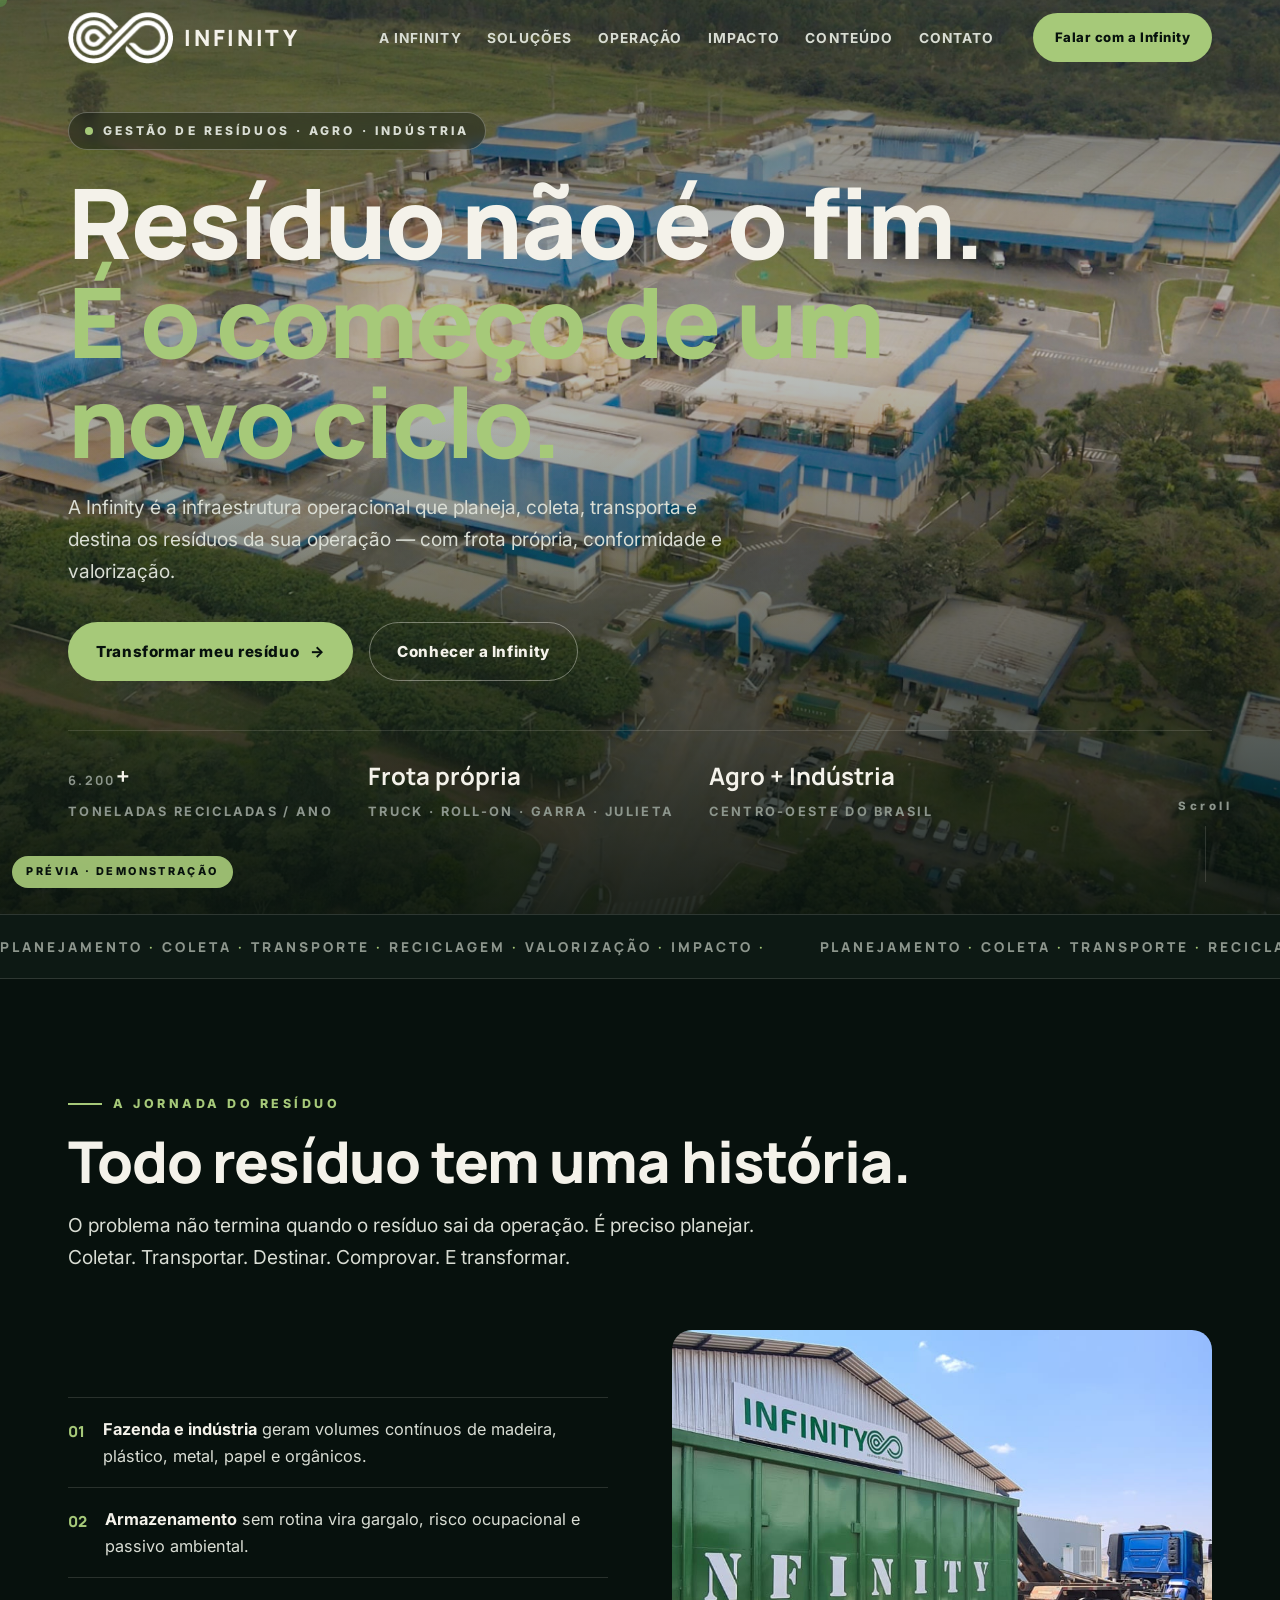
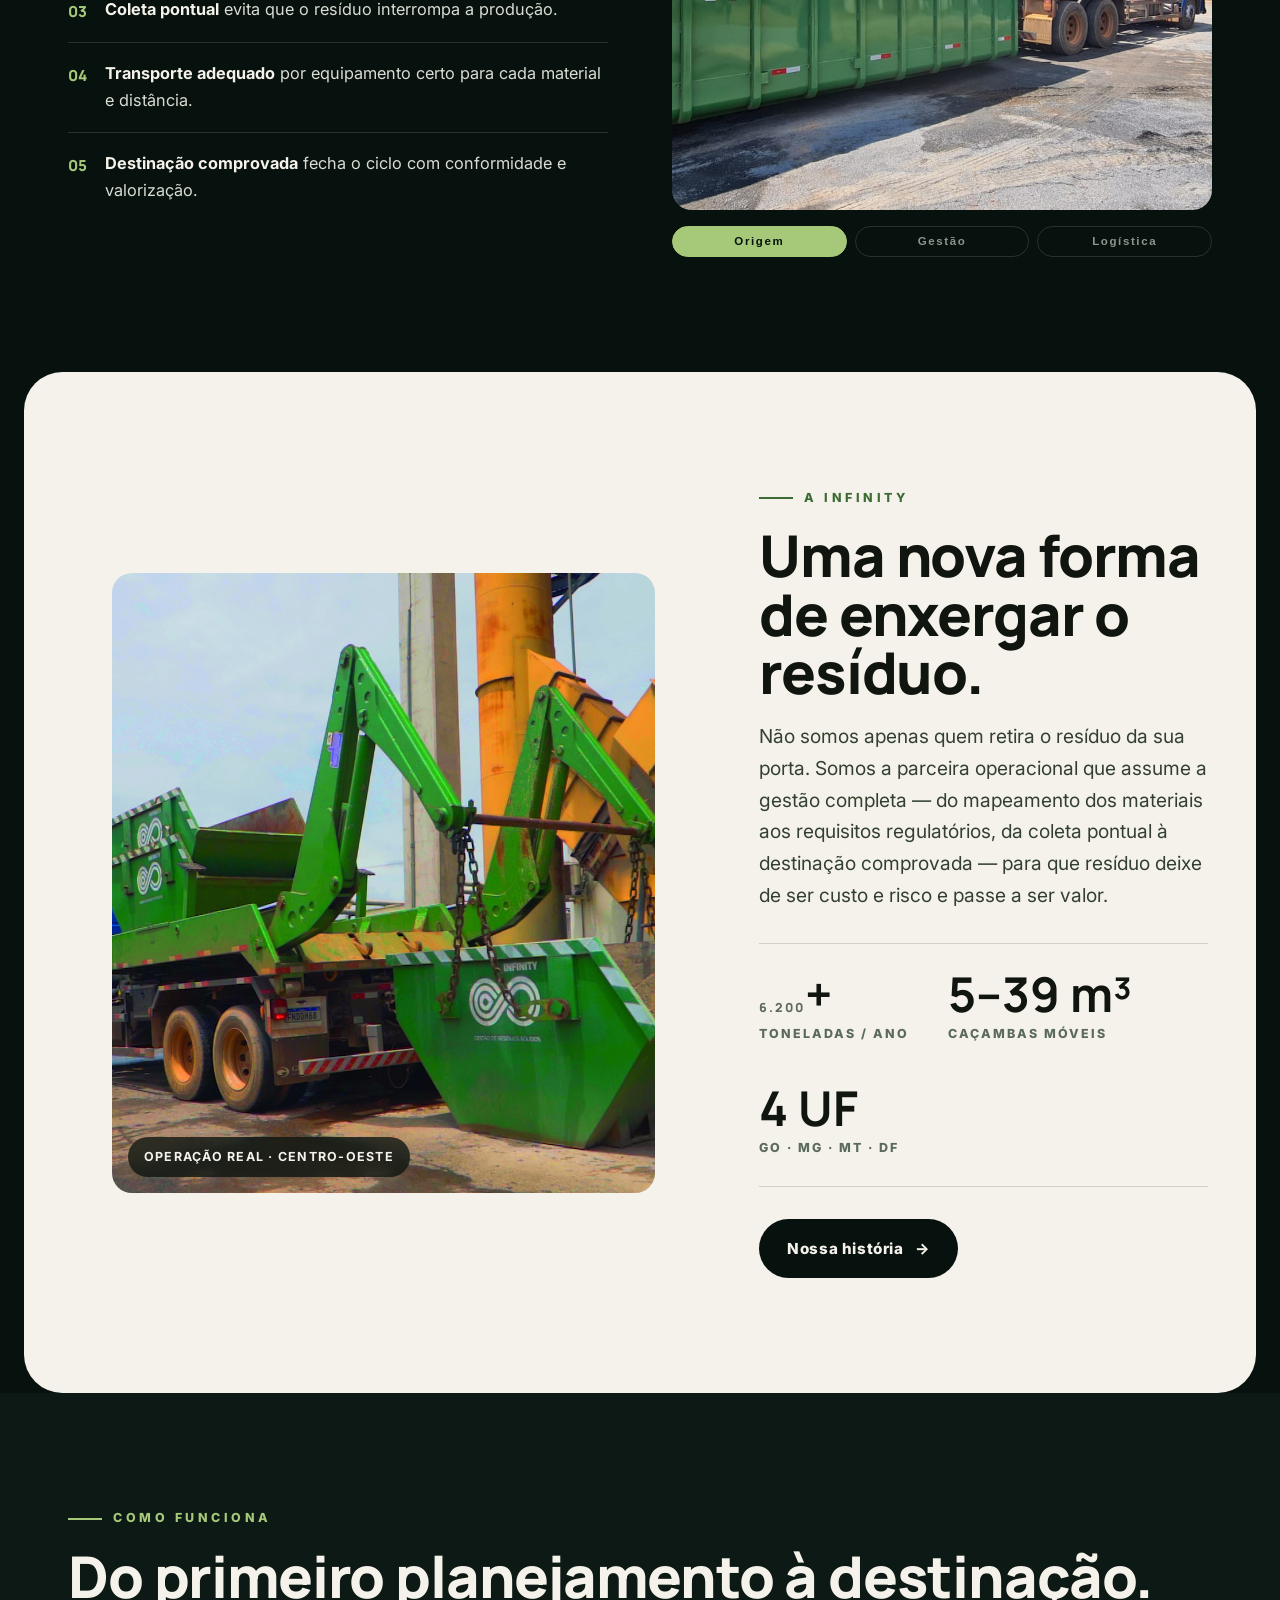
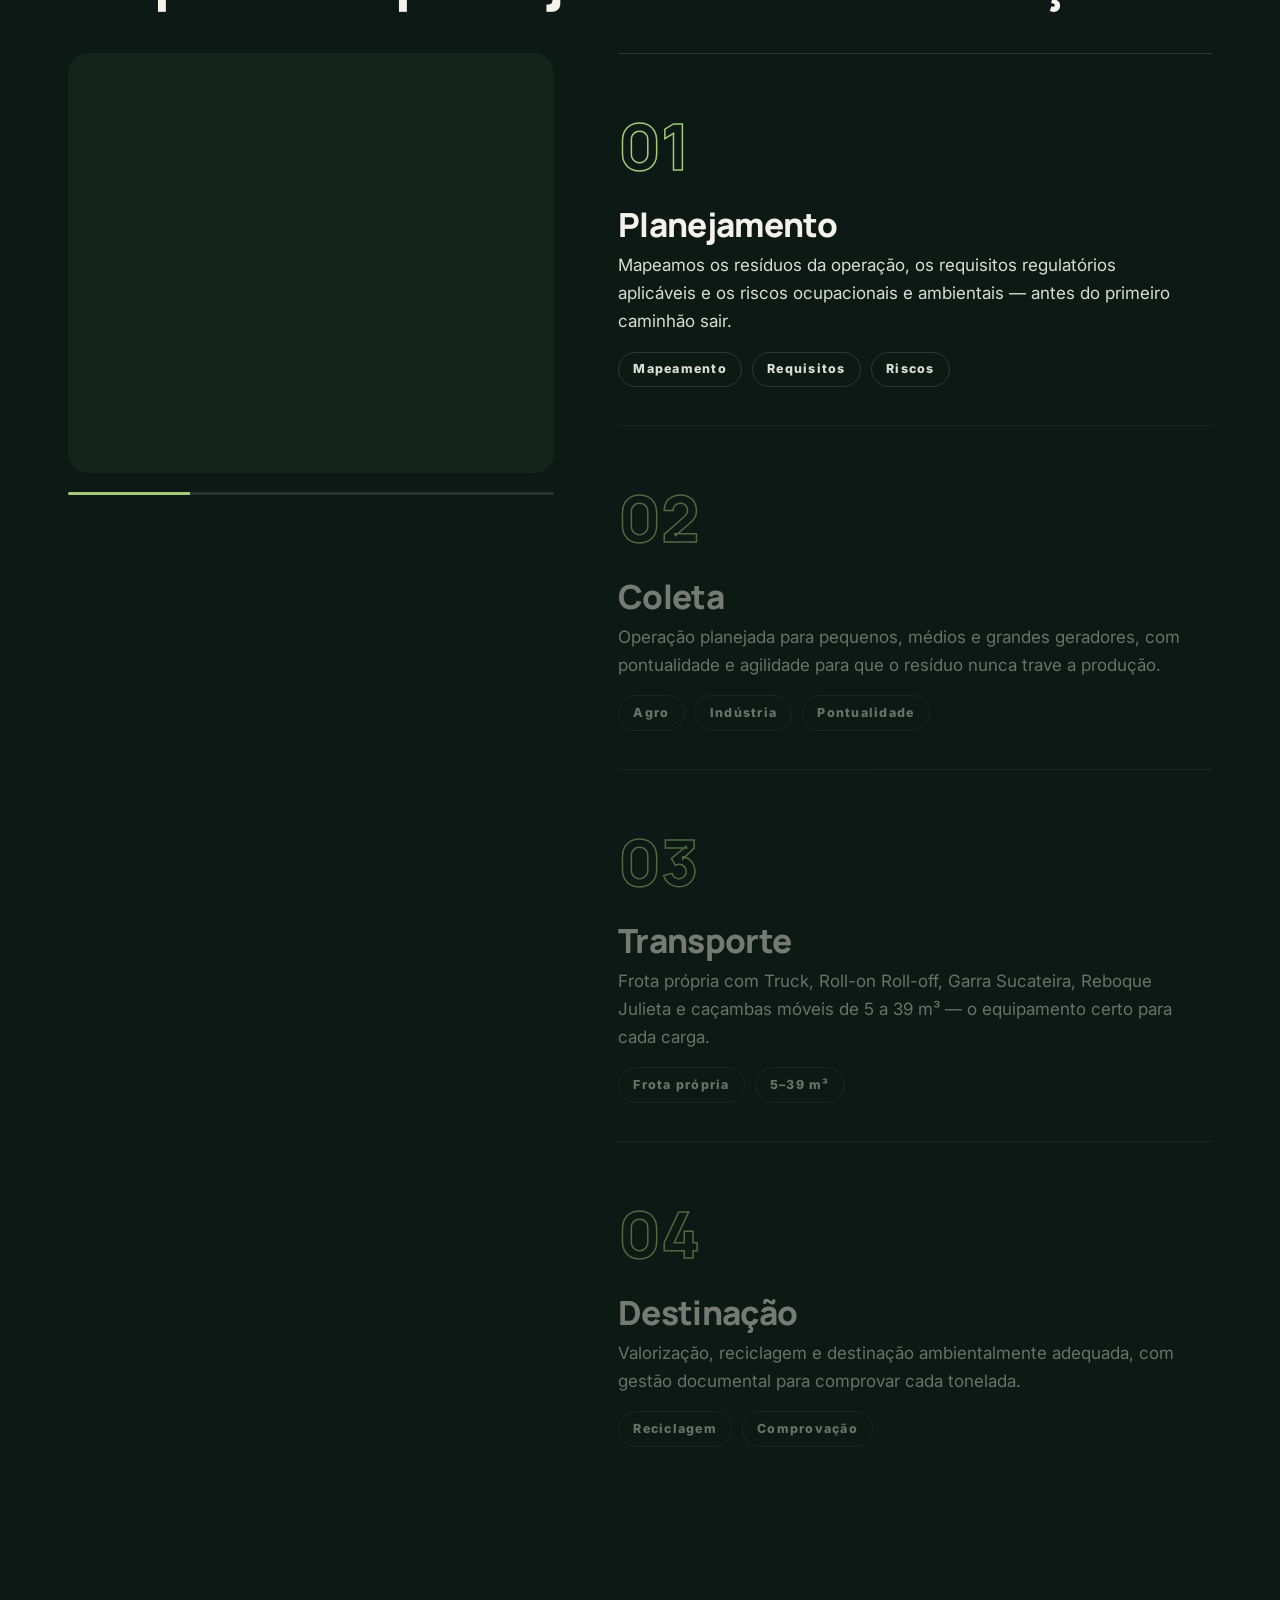
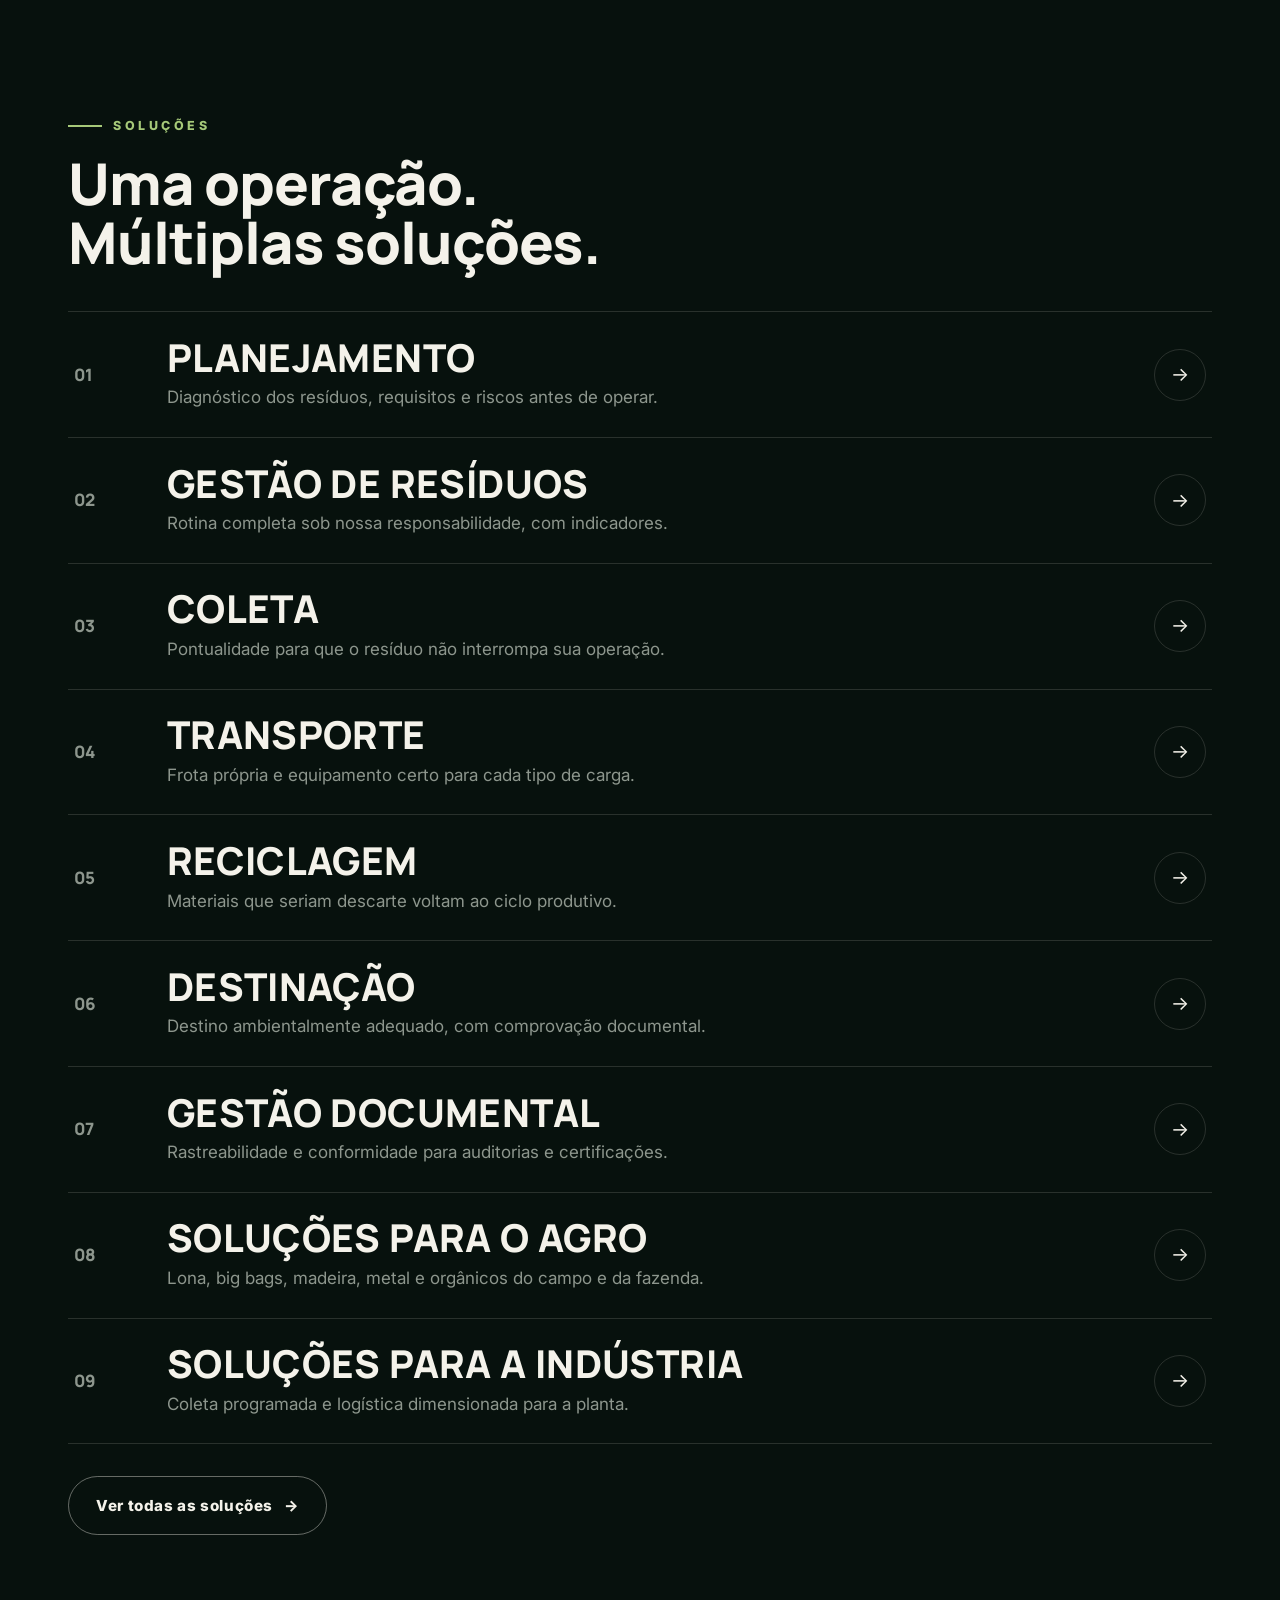
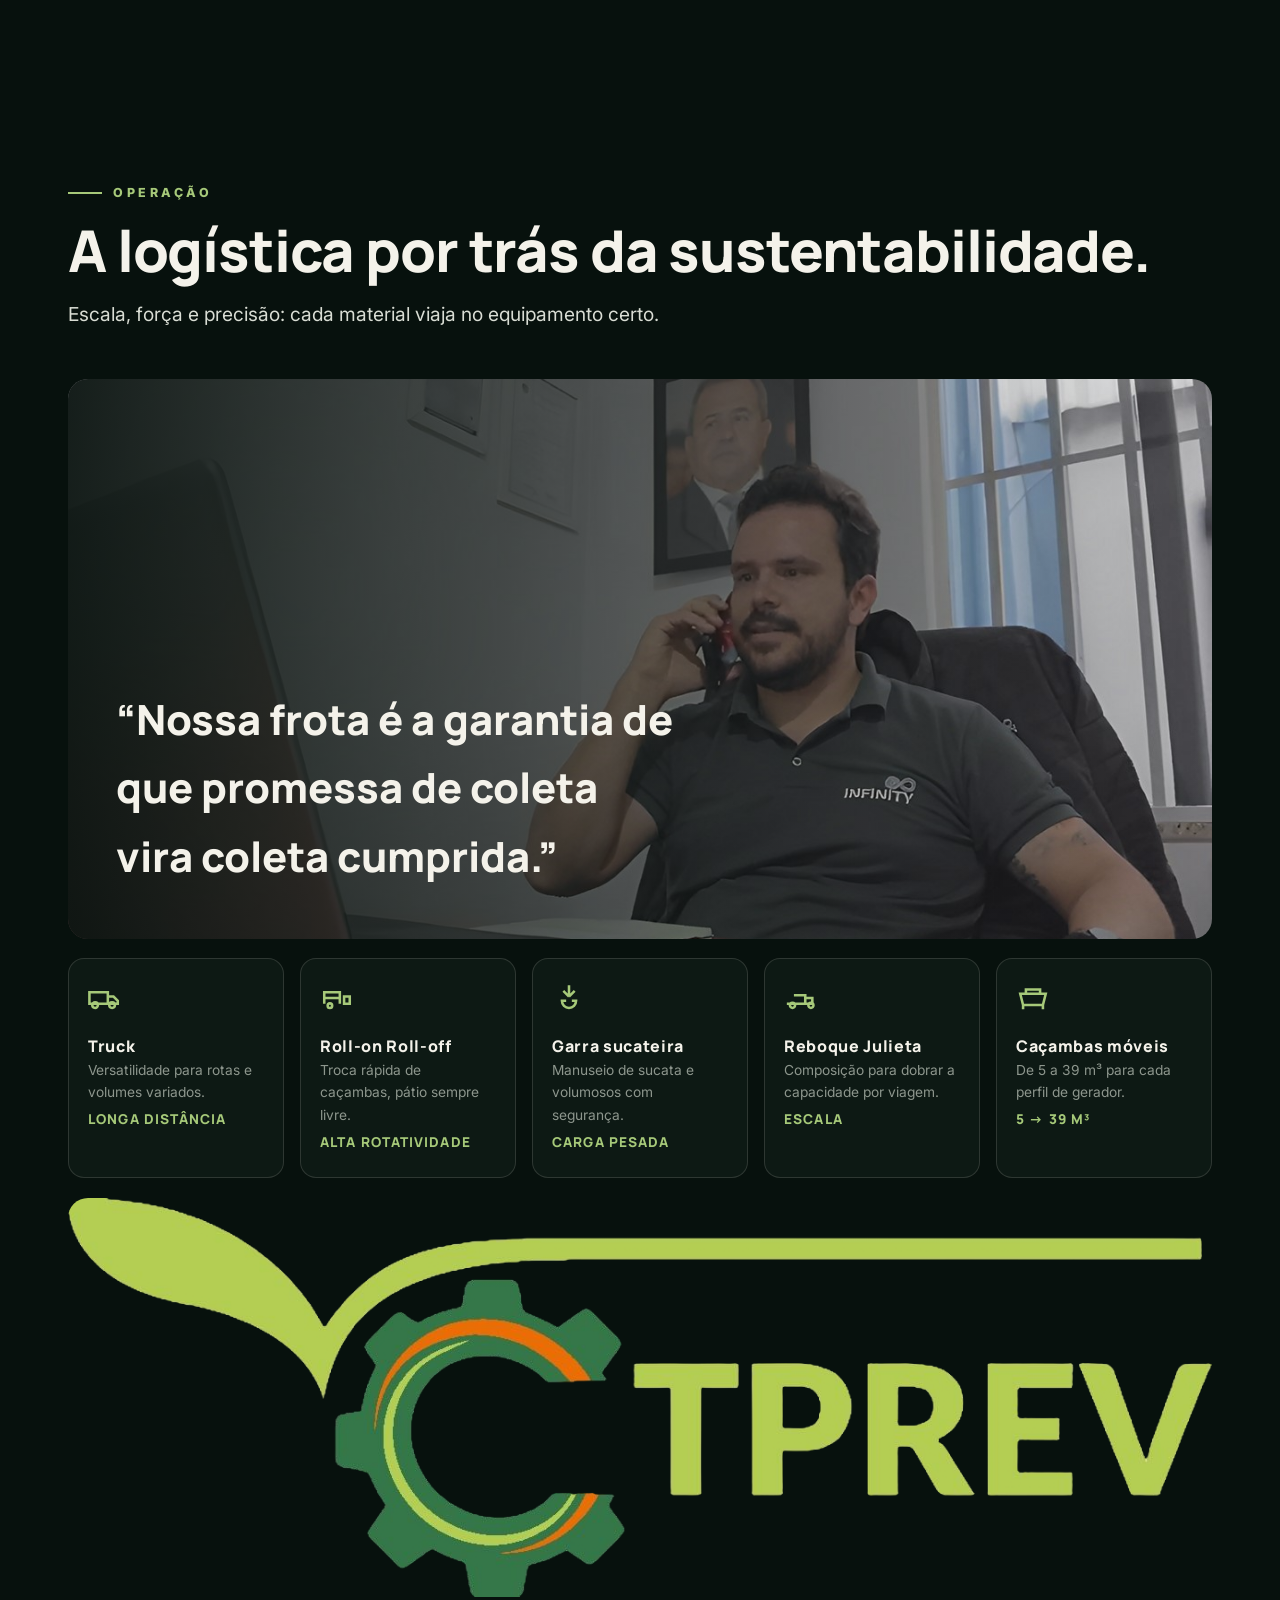
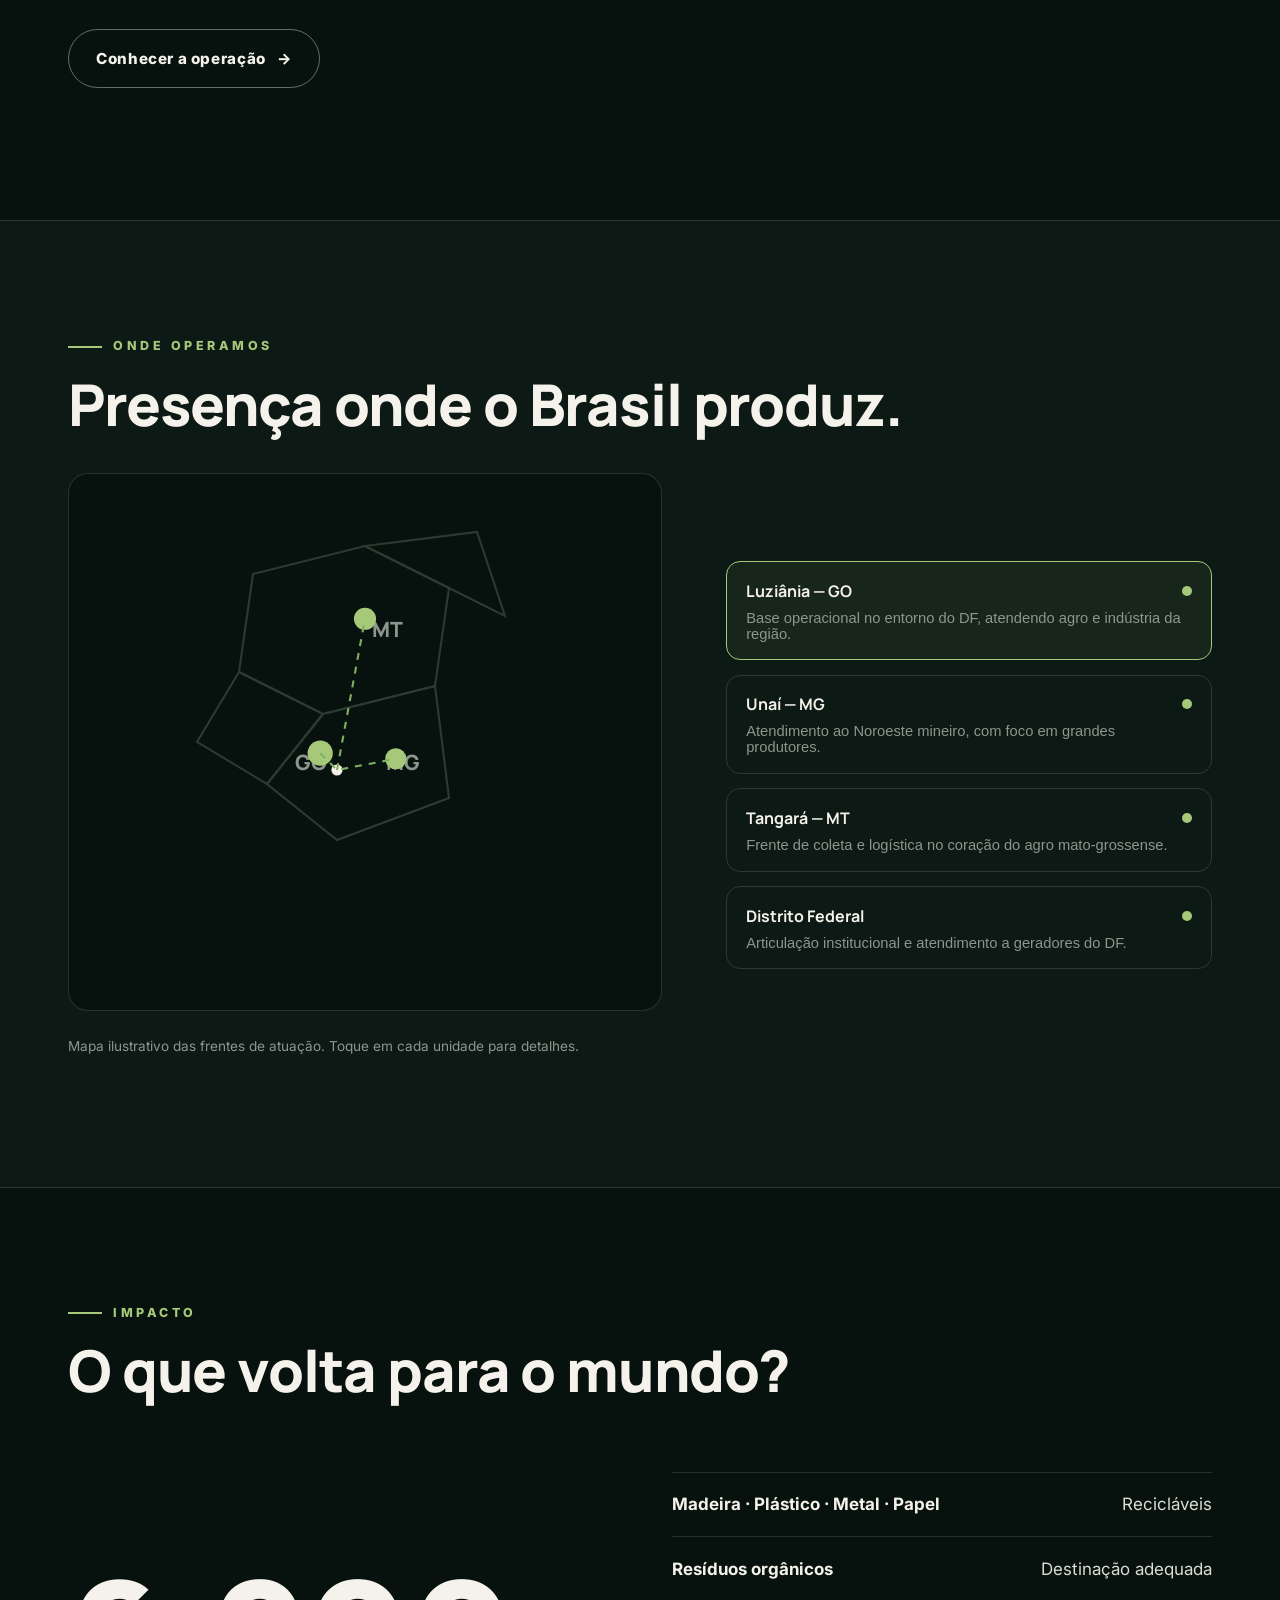
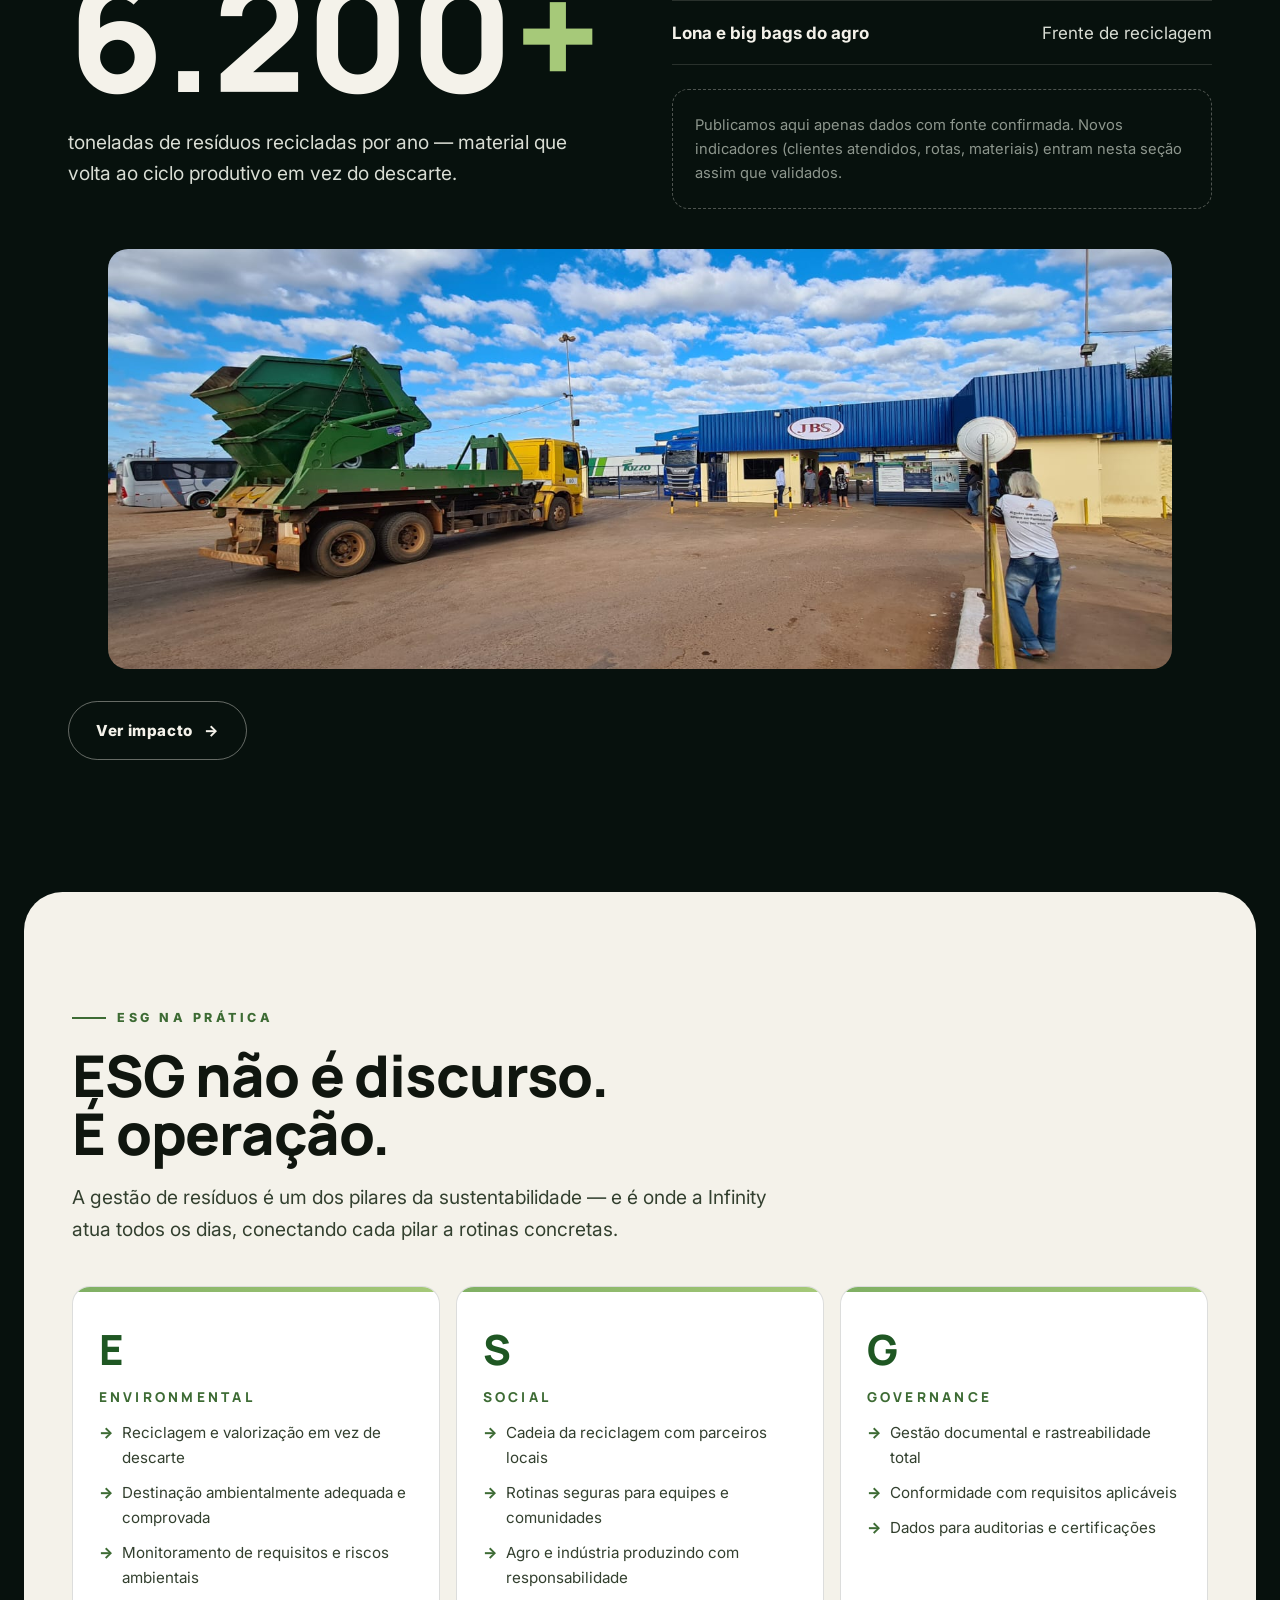
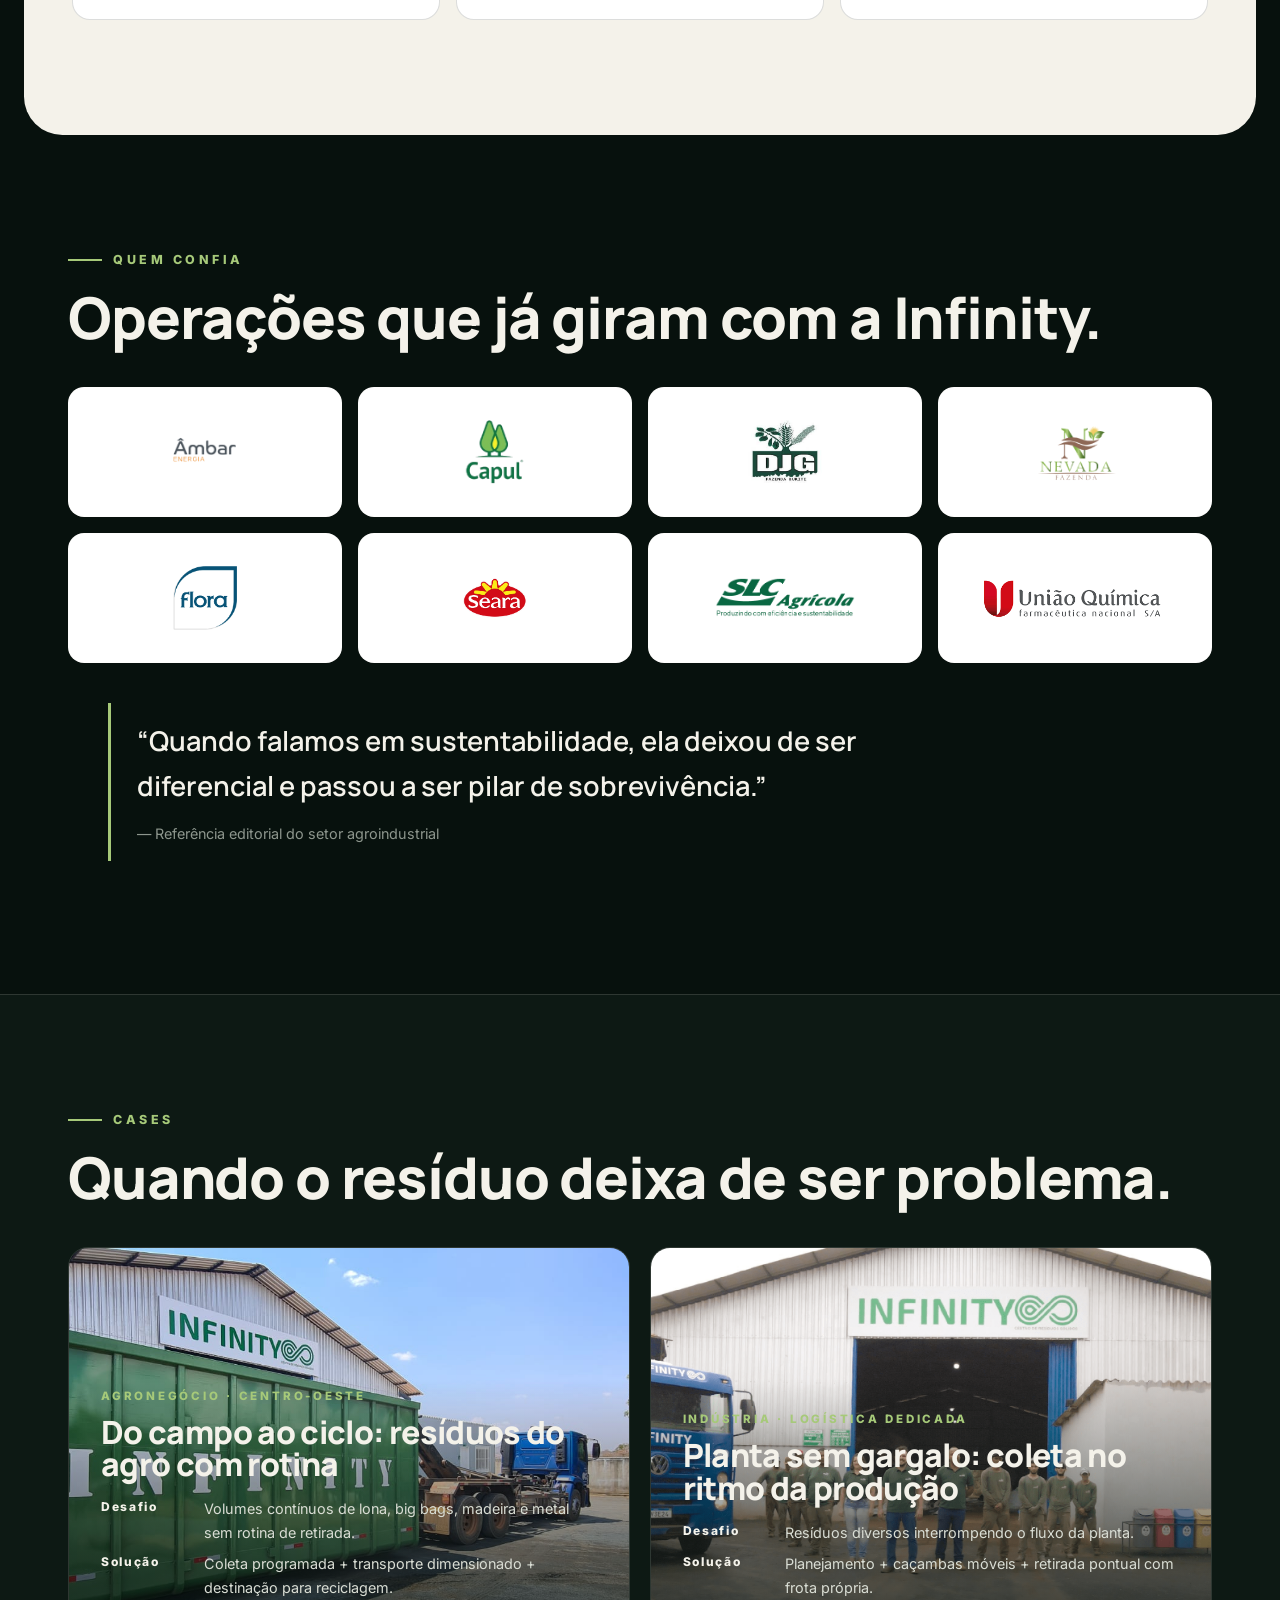
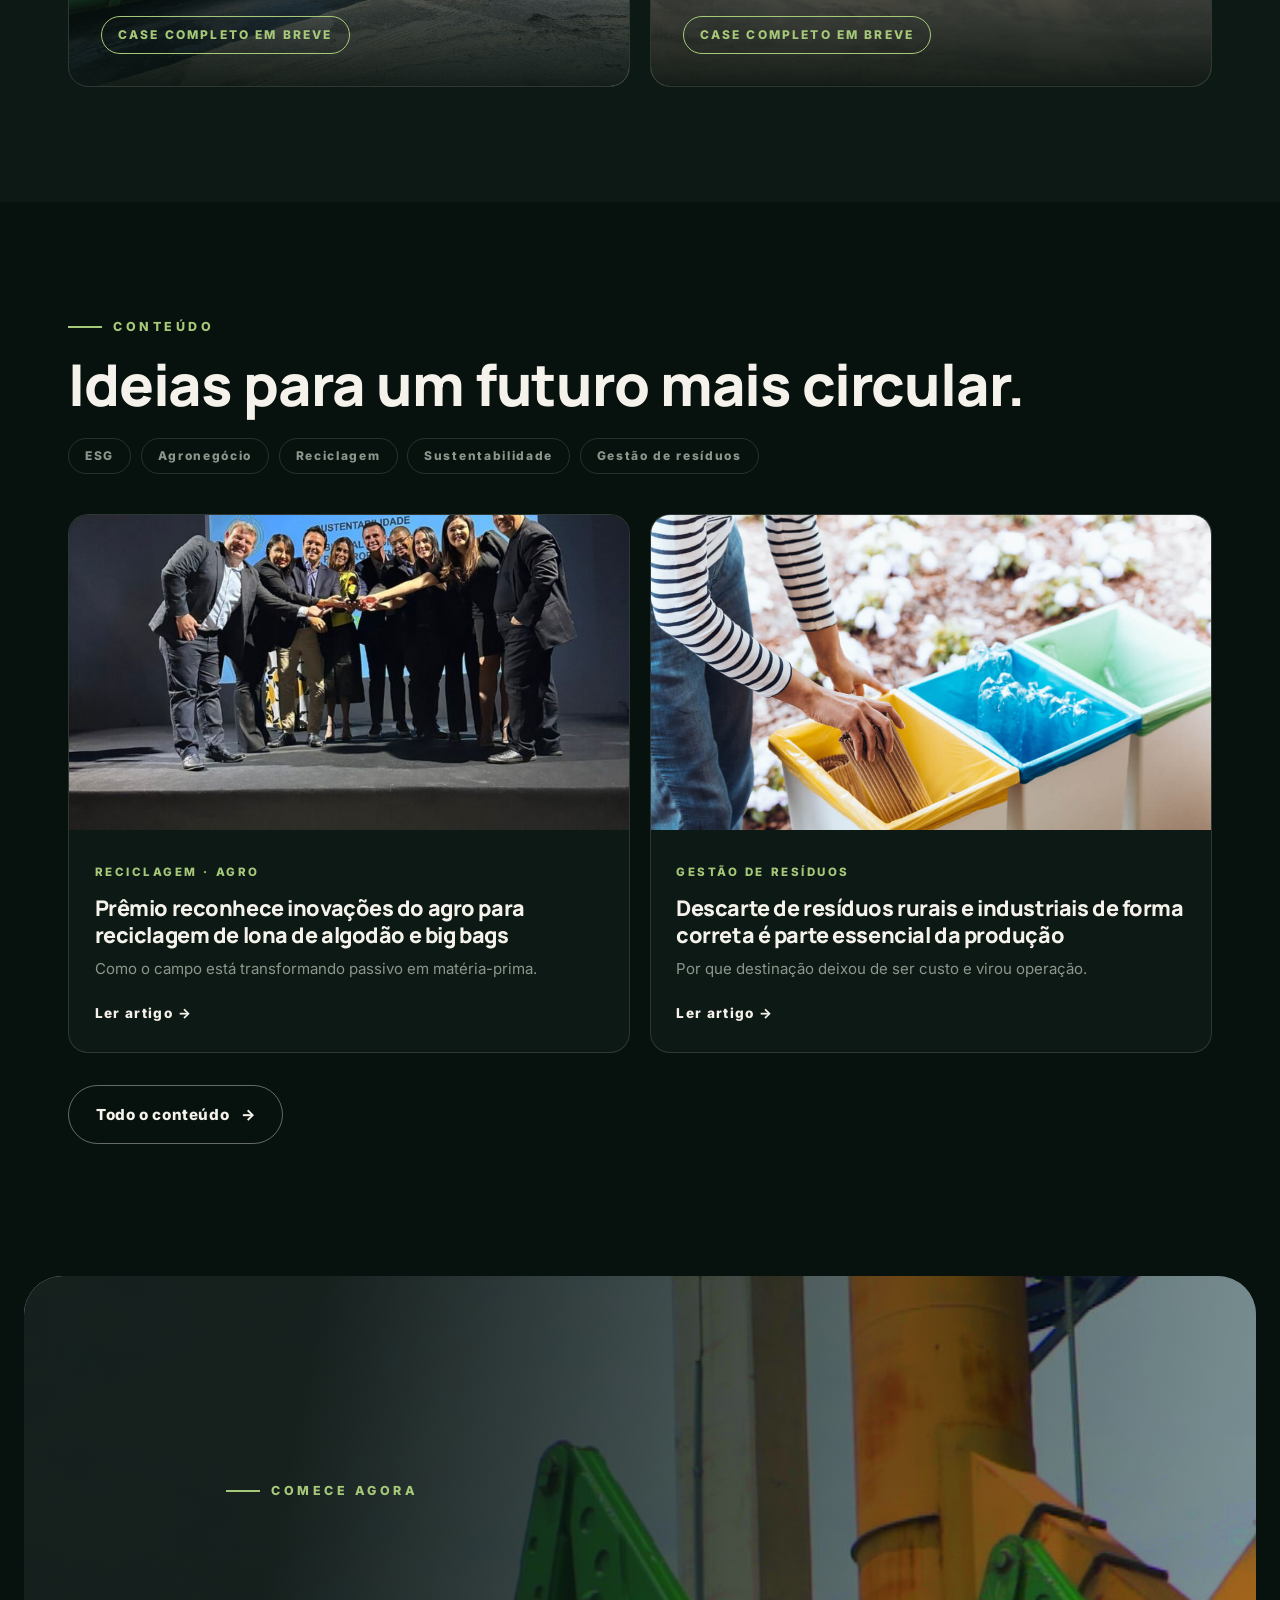
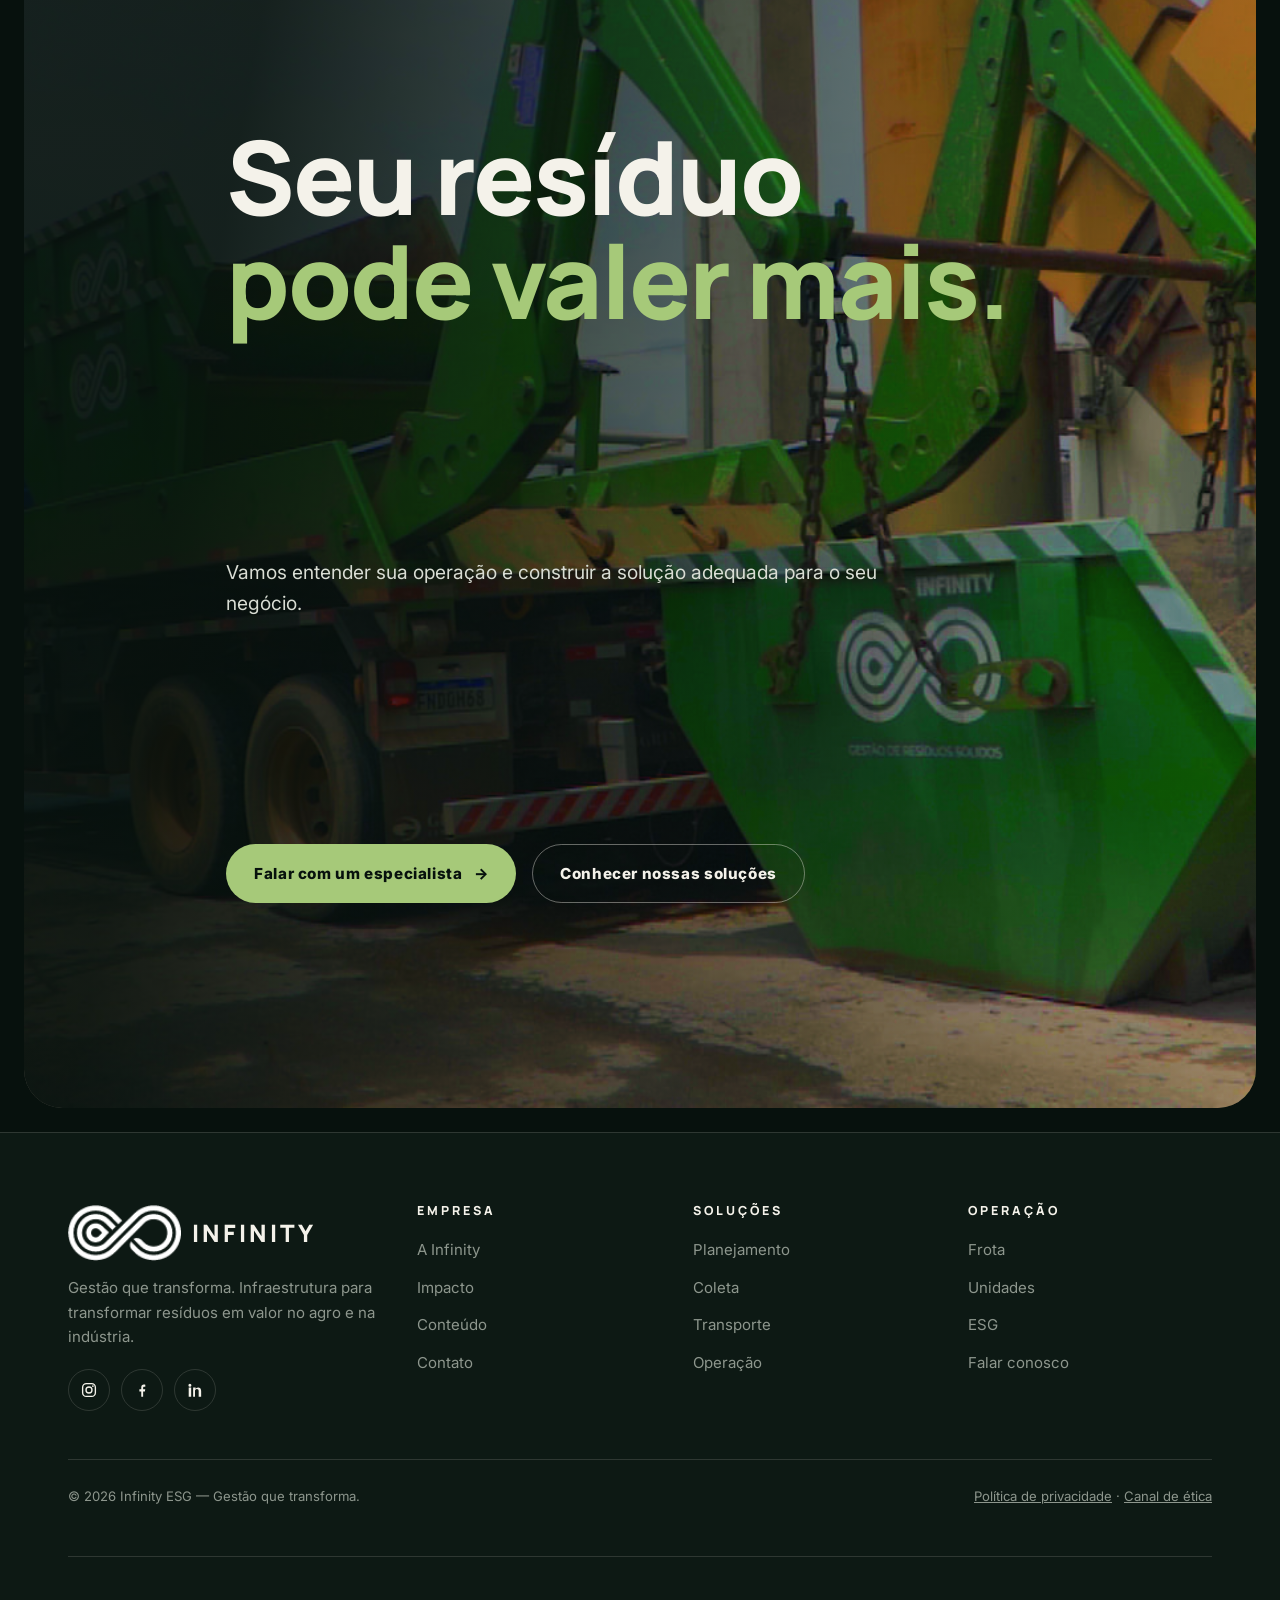
<file: index.html>
<!DOCTYPE html>
<!--
  INFINITY ESG — site institucional
  © Thiago Vinicius de Souza Meireles — Todos os direitos reservados.
  Uso, cópia ou redistribuição sem autorização é proibida.
-->
<html lang="pt-BR">
<head>
  <meta charset="UTF-8">
  <meta name="viewport" content="width=device-width, initial-scale=1.0">
  <title>Infinity ESG — Do resíduo ao valor | Gestão de resíduos para agro e indústria</title>
  <meta name="description" content="A Infinity ESG é infraestrutura para transformar resíduos em valor: planejamento, coleta, transporte com frota própria, reciclagem e destinação ambientalmente adequada para o agronegócio e a indústria no Centro-Oeste.">
  <link rel="canonical" href="https://infinityesg.com.br/">
  <meta property="og:type" content="website">
  <meta property="og:locale" content="pt_BR">
  <meta property="og:title" content="Infinity ESG — Resíduo não é o fim. É o começo de um novo ciclo.">
  <meta property="og:description" content="Planejamento, coleta, transporte e destinação de resíduos com frota própria. +6.200 toneladas recicladas por ano.">
  <meta property="og:image" content="assets/img/hero-operacao.jpg">
  <meta property="og:url" content="https://infinityesg.com.br/">
  <meta name="twitter:card" content="summary_large_image">
  <meta name="twitter:title" content="Infinity ESG — Do resíduo ao valor">
  <meta name="twitter:description" content="Gestão de resíduos para agro e indústria. Frota própria. Destinação comprovada.">
  <meta name="twitter:image" content="assets/img/hero-operacao.jpg">
  <link rel="icon" type="image/png" href="assets/img/marca.png">
  <link rel="preload" as="image" href="assets/img/hero-operacao.jpg" fetchpriority="high">
  <link rel="preconnect" href="https://fonts.googleapis.com">
  <link rel="preconnect" href="https://fonts.gstatic.com" crossorigin>
  <link href="https://fonts.googleapis.com/css2?family=Inter:wght@400;600;700;800&family=Manrope:wght@500;600;700;800&display=swap" rel="stylesheet">
  <link rel="stylesheet" href="css/style.css">
  <script type="application/ld+json">
  {"@context":"https://schema.org","@type":"Organization","name":"Infinity ESG","url":"https://infinityesg.com.br/","description":"Gestão de resíduos para empresas e produtores: planejamento, coleta, transporte com frota própria, reciclagem e destinação adequada.","areaServed":["GO","MG","MT","DF"],"sameAs":[]}
  </script>
</head>
<body>
  <a class="skip-link" href="#conteudo">Pular para o conteúdo</a>

  <header class="site-header" data-header>
    <div class="bar">
      <a class="brand" href="index.html" aria-label="Infinity ESG — início">
        <img class="brand-logo" src="assets/img/infinito.png" alt="Infinity"><span class="brand-word">INFINITY</span>
      </a>
      <nav class="nav-desktop" aria-label="Navegação principal">
        <a href="sobre.html">A Infinity</a>
        <a href="solucoes.html">Soluções</a>
        <a href="operacao.html">Operação</a>
        <a href="impacto.html">Impacto</a>
        <a href="conteudo.html">Conteúdo</a>
        <a href="contato.html">Contato</a>
      </nav>
      <a class="btn btn-primary header-cta" href="contato.html">Falar com a Infinity</a>
      <button class="burger" data-burger aria-label="Abrir menu" aria-expanded="false"><span></span><span></span><span></span></button>
    </div>
  </header>

  <nav class="mobile-menu" aria-label="Menu móvel">
    <a class="big" href="sobre.html">A Infinity <em>01</em></a>
    <a class="big" href="solucoes.html">Soluções <em>02</em></a>
    <a class="big" href="operacao.html">Operação <em>03</em></a>
    <a class="big" href="impacto.html">Impacto <em>04</em></a>
    <a class="big" href="conteudo.html">Conteúdo <em>05</em></a>
    <a class="big" href="contato.html">Contato <em>06</em></a>
    <p class="foot">Gestão que transforma. Agro · Indústria · Centro-Oeste.</p>
  </nav>

  <main id="conteudo">
    <!-- ================= HERO ================= -->
    <section class="hero" aria-label="Apresentação">
      <div class="hero-media">
        <img data-hero-img src="assets/img/hero-operacao.jpg" alt="Operação da Infinity: maquinário e resíduos em pátio industrial" fetchpriority="high">
      </div>
      <div class="hero-inner" data-hero-inner>
        <span class="hero-tag"><i aria-hidden="true"></i>GESTÃO DE RESÍDUOS · AGRO · INDÚSTRIA</span>
        <h1>Resíduo não é o fim. <span class="cycle">É o começo de um novo ciclo.</span></h1>
        <p class="hero-sub">A Infinity é a infraestrutura operacional que planeja, coleta, transporta e destina os resíduos da sua operação — com frota própria, conformidade e valorização.</p>
        <div class="hero-ctas">
          <a class="btn btn-primary" href="contato.html">Transformar meu resíduo <span class="arr" aria-hidden="true">→</span></a>
          <a class="btn btn-ghost" href="sobre.html">Conhecer a Infinity</a>
        </div>
        <div class="hero-meta">
          <div><strong><span data-count="6200">0</span>+</strong><span>Toneladas recicladas / ano</span></div>
          <div><strong>Frota própria</strong><span>Truck · Roll-on · Garra · Julieta</span></div>
          <div><strong>Agro + Indústria</strong><span>Centro-Oeste do Brasil</span></div>
        </div>
      </div>
      <div class="scroll-hint" aria-hidden="true"><span>Scroll</span><span class="line"></span></div>
    </section>

    <div class="marquee" aria-hidden="true">
      <div class="track">
        <span>PLANEJAMENTO <b>·</b> COLETA <b>·</b> TRANSPORTE <b>·</b> RECICLAGEM <b>·</b> VALORIZAÇÃO <b>·</b> IMPACTO <b>·</b>&nbsp;</span>
        <span>PLANEJAMENTO <b>·</b> COLETA <b>·</b> TRANSPORTE <b>·</b> RECICLAGEM <b>·</b> VALORIZAÇÃO <b>·</b> IMPACTO <b>·</b>&nbsp;</span>
      </div>
    </div>

    <!-- ================= O PROBLEMA ================= -->
    <section class="section problema" aria-labelledby="t-problema">
      <div class="wrap">
        <p class="kicker rv">A jornada do resíduo</p>
        <h2 class="h2 rv" id="t-problema">Todo resíduo tem uma história.</h2>
        <p class="lead rv">O problema não termina quando o resíduo sai da operação. É preciso planejar. Coletar. Transportar. Destinar. Comprovar. E transformar.</p>
        <div class="chain">
          <div class="chain-copy rv-l">
            <ol>
              <li><span><strong>Fazenda e indústria</strong> geram volumes contínuos de madeira, plástico, metal, papel e orgânicos.</span></li>
              <li><span><strong>Armazenamento</strong> sem rotina vira gargalo, risco ocupacional e passivo ambiental.</span></li>
              <li><span><strong>Coleta pontual</strong> evita que o resíduo interrompa a produção.</span></li>
              <li><span><strong>Transporte adequado</strong> por equipamento certo para cada material e distância.</span></li>
              <li><span><strong>Destinação comprovada</strong> fecha o ciclo com conformidade e valorização.</span></li>
            </ol>
          </div>
          <div class="rv-r">
            <div class="chain-visual">
              <img data-chain-img="a" src="assets/img/coleta-campo.jpg" alt="Coleta em área rural" loading="lazy" decoding="async">
              <img data-chain-img="b" class="off" src="assets/img/operacao-patio.jpg" alt="Triagem e armazenamento em pátio" loading="lazy" decoding="async">
              <img data-chain-img="c" class="off" src="assets/img/transporte-frota.png" alt="Transporte com frota própria" loading="lazy" decoding="async">
            </div>
            <div class="chain-steps" role="tablist" aria-label="Etapas da história">
              <button data-chain-btn="a" aria-selected="true">Origem</button>
              <button data-chain-btn="b" aria-selected="false">Gestão</button>
              <button data-chain-btn="c" aria-selected="false">Logística</button>
            </div>
          </div>
        </div>
      </div>
    </section>

    <!-- ================= A INFINITY ================= -->
    <section class="section editorial" aria-labelledby="t-infinity">
      <div class="wrap">
        <div class="editorial-grid">
          <figure class="editorial-figure rv-l">
            <img src="assets/img/infinity-operacao.jpg" alt="Equipe Infinity em operação de valorização de resíduos" loading="lazy" decoding="async">
            <figcaption>OPERAÇÃO REAL · CENTRO-OESTE</figcaption>
          </figure>
          <div class="rv-r">
            <p class="kicker on-light">A Infinity</p>
            <h2 class="h2" id="t-infinity">Uma nova forma de enxergar o resíduo.</h2>
            <p class="lead on-light-body" style="color:#33402f">Não somos apenas quem retira o resíduo da sua porta. Somos a parceira operacional que assume a gestão completa — do mapeamento dos materiais aos requisitos regulatórios, da coleta pontual à destinação comprovada — para que resíduo deixe de ser custo e risco e passe a ser valor.</p>
            <div class="stat-row">
              <div><strong><span data-count="6200">0</span>+</strong><span>Toneladas / ano</span></div>
              <div><strong>5–39 m³</strong><span>Caçambas móveis</span></div>
              <div><strong>4 UF</strong><span>GO · MG · MT · DF</span></div>
            </div>
            <a class="btn btn-dark" href="sobre.html">Nossa história <span class="arr" aria-hidden="true">→</span></a>
          </div>
        </div>
      </div>
    </section>

    <!-- ================= COMO FUNCIONA ================= -->
    <section class="section journey" aria-labelledby="t-jornada">
      <div class="wrap">
        <p class="kicker rv">Como funciona</p>
        <h2 class="h2 rv" id="t-jornada">Do primeiro planejamento à destinação.</h2>
        <div class="journey-layout">
          <div class="rv-l">
            <div class="journey-sticky">
              <img data-jimg="1" class="on" src="assets/img/planejamento.jpg" alt="Planejamento e mapeamento de resíduos" loading="lazy" decoding="async">
              <img data-jimg="2" src="assets/img/coleta.png" alt="Coleta em indústria e fazenda" loading="lazy" decoding="async">
              <img data-jimg="3" src="assets/img/transporte.png" alt="Transporte com frota própria" loading="lazy" decoding="async">
              <img data-jimg="4" src="assets/img/reciclagem.jpg" alt="Valorização e reciclagem" loading="lazy" decoding="async">
            </div>
            <div class="journey-progress" aria-hidden="true"><i data-jbar></i></div>
          </div>
          <div>
            <article class="step" data-step="1">
              <div class="n">01</div>
              <h3>Planejamento</h3>
              <p>Mapeamos os resíduos da operação, os requisitos regulatórios aplicáveis e os riscos ocupacionais e ambientais — antes do primeiro caminhão sair.</p>
              <ul><li>Mapeamento</li><li>Requisitos</li><li>Riscos</li></ul>
            </article>
            <article class="step" data-step="2">
              <div class="n">02</div>
              <h3>Coleta</h3>
              <p>Operação planejada para pequenos, médios e grandes geradores, com pontualidade e agilidade para que o resíduo nunca trave a produção.</p>
              <ul><li>Agro</li><li>Indústria</li><li>Pontualidade</li></ul>
            </article>
            <article class="step" data-step="3">
              <div class="n">03</div>
              <h3>Transporte</h3>
              <p>Frota própria com Truck, Roll-on Roll-off, Garra Sucateira, Reboque Julieta e caçambas móveis de 5 a 39 m³ — o equipamento certo para cada carga.</p>
              <ul><li>Frota própria</li><li>5–39 m³</li></ul>
            </article>
            <article class="step" data-step="4">
              <div class="n">04</div>
              <h3>Destinação</h3>
              <p>Valorização, reciclagem e destinação ambientalmente adequada, com gestão documental para comprovar cada tonelada.</p>
              <ul><li>Reciclagem</li><li>Comprovação</li></ul>
            </article>
          </div>
        </div>
      </div>
    </section>

    <!-- ================= SERVIÇOS ================= -->
    <section class="section servicos" aria-labelledby="t-svc">
      <div class="wrap">
        <p class="kicker rv">Soluções</p>
        <h2 class="h2 rv" id="t-svc">Uma operação.<br>Múltiplas soluções.</h2>
        <div class="svc-list">
          <article class="svc rv" data-img="assets/img/servico-planejamento.jpg" tabindex="0"><span class="num">01</span><div><h3>Planejamento</h3><p>Diagnóstico dos resíduos, requisitos e riscos antes de operar.</p></div><span class="go" aria-hidden="true">→</span></article>
          <article class="svc rv" data-img="assets/img/servico-coleta.jpg" tabindex="0"><span class="num">02</span><div><h3>Gestão de resíduos</h3><p>Rotina completa sob nossa responsabilidade, com indicadores.</p></div><span class="go" aria-hidden="true">→</span></article>
          <article class="svc rv" data-img="assets/img/coleta-campo.jpg" tabindex="0"><span class="num">03</span><div><h3>Coleta</h3><p>Pontualidade para que o resíduo não interrompa sua operação.</p></div><span class="go" aria-hidden="true">→</span></article>
          <article class="svc rv" data-img="assets/img/servico-transporte.jpg" tabindex="0"><span class="num">04</span><div><h3>Transporte</h3><p>Frota própria e equipamento certo para cada tipo de carga.</p></div><span class="go" aria-hidden="true">→</span></article>
          <article class="svc rv" data-img="assets/img/reciclagem.jpg" tabindex="0"><span class="num">05</span><div><h3>Reciclagem</h3><p>Materiais que seriam descarte voltam ao ciclo produtivo.</p></div><span class="go" aria-hidden="true">→</span></article>
          <article class="svc rv" data-img="assets/img/operacao-patio.jpg" tabindex="0"><span class="num">06</span><div><h3>Destinação</h3><p>Destino ambientalmente adequado, com comprovação documental.</p></div><span class="go" aria-hidden="true">→</span></article>
          <article class="svc rv" data-img="assets/img/planejamento.jpg" tabindex="0"><span class="num">07</span><div><h3>Gestão documental</h3><p>Rastreabilidade e conformidade para auditorias e certificações.</p></div><span class="go" aria-hidden="true">→</span></article>
          <article class="svc rv" data-img="assets/img/coleta.png" tabindex="0"><span class="num">08</span><div><h3>Soluções para o agro</h3><p>Lona, big bags, madeira, metal e orgânicos do campo e da fazenda.</p></div><span class="go" aria-hidden="true">→</span></article>
          <article class="svc rv" data-img="assets/img/transporte-frota.png" tabindex="0"><span class="num">09</span><div><h3>Soluções para a indústria</h3><p>Coleta programada e logística dimensionada para a planta.</p></div><span class="go" aria-hidden="true">→</span></article>
        </div>
        <p class="rv" style="margin-top:2rem"><a class="btn btn-ghost" href="solucoes.html">Ver todas as soluções <span class="arr" aria-hidden="true">→</span></a></p>
      </div>
      <div class="svc-preview" data-svc-preview aria-hidden="true"><img src="assets/img/servico-coleta.jpg" alt=""></div>
    </section>

    <!-- ================= FROTA ================= -->
    <section class="section frota" aria-labelledby="t-frota">
      <div class="wrap">
        <p class="kicker rv">Operação</p>
        <h2 class="h2 rv" id="t-frota">A logística por trás da sustentabilidade.</h2>
        <p class="lead rv">Escala, força e precisão: cada material viaja no equipamento certo.</p>
        <div class="frota-hero rv-scale">
          <img src="assets/img/frota-truck.jpg" alt="Caminhão da frota Infinity em operação" loading="lazy" decoding="async">
          <div class="overlay"><blockquote>“Nossa frota é a garantia de que promessa de coleta vira coleta cumprida.”</blockquote></div>
        </div>
        <div class="fleet-grid">
          <div class="fleet rv"><svg viewBox="0 0 24 24" fill="none" stroke-width="1.8" aria-hidden="true"><path d="M1 8h13v8H1zM14 11h4l3 3v2h-7zM5 19a2 2 0 1 0 0-4 2 2 0 0 0 0 4zm12 0a2 2 0 1 0 0-4 2 2 0 0 0 0 4z"/></svg><h3>Truck</h3><p>Versatilidade para rotas e volumes variados.</p><span class="cap">LONGA DISTÂNCIA</span></div>
          <div class="fleet rv"><svg viewBox="0 0 24 24" fill="none" stroke-width="1.8" aria-hidden="true"><path d="M3 16V8h11v8M3 12h11M17 16h4v-5h-4zM7 19a1.6 1.6 0 1 0 0-3.2A1.6 1.6 0 0 0 7 19z"/></svg><h3>Roll-on Roll-off</h3><p>Troca rápida de caçambas, pátio sempre livre.</p><span class="cap">ALTA ROTATIVIDADE</span></div>
          <div class="fleet rv"><svg viewBox="0 0 24 24" fill="none" stroke-width="1.8" aria-hidden="true"><path d="M12 3v8m0 0 4-4m-4 4L8 7m4 12a5 5 0 0 0 5-5h-3m-2 5a5 5 0 0 1-5-5h3"/></svg><h3>Garra sucateira</h3><p>Manuseio de sucata e volumosos com segurança.</p><span class="cap">CARGA PESADA</span></div>
          <div class="fleet rv"><svg viewBox="0 0 24 24" fill="none" stroke-width="1.8" aria-hidden="true"><path d="M2 16h13v-6H7m8 6h5v-4h-5M6 19a1.8 1.8 0 1 0 0-3.6A1.8 1.8 0 0 0 6 19zm13 0a1.8 1.8 0 1 0 0-3.6A1.8 1.8 0 0 0 19 19z"/></svg><h3>Reboque Julieta</h3><p>Composição para dobrar a capacidade por viagem.</p><span class="cap">ESCALA</span></div>
          <div class="fleet rv"><svg viewBox="0 0 24 24" fill="none" stroke-width="1.8" aria-hidden="true"><path d="M3 9h18l-2 8H5L3 9zm2 8v3m14-3v3M7 9V6h10v3"/></svg><h3>Caçambas móveis</h3><p>De 5 a 39 m³ para cada perfil de gerador.</p><span class="cap">5 → 39 M³</span></div>
        </div>
        <figure class="rv-scale" style="margin:1.2rem 0 0;border-radius:20px;overflow:hidden"><img src="assets/img/frota-operacao.png" alt="Equipamentos da frota em operação no pátio" loading="lazy" decoding="async"></figure>
        <p class="rv" style="margin-top:2rem"><a class="btn btn-ghost" href="operacao.html">Conhecer a operação <span class="arr" aria-hidden="true">→</span></a></p>
      </div>
    </section>

    <!-- ================= MAPA ================= -->
    <section class="section mapa" aria-labelledby="t-mapa">
      <div class="wrap">
        <p class="kicker rv">Onde operamos</p>
        <h2 class="h2 rv" id="t-mapa">Presença onde o Brasil produz.</h2>
        <div class="map-grid">
          <div class="rv-l">
            <svg class="map-svg" viewBox="0 0 400 360" role="img" aria-label="Mapa do Brasil destacando GO, MG, MT e DF">
              <rect x="0" y="0" width="400" height="360" rx="16" fill="#07110d"/>
              <g fill="none" stroke="#2a3b31" stroke-width="1.5">
                <path d="M120 60 200 40 260 70 250 140 170 160 110 130Z"/>
                <path d="M170 160 250 140 260 220 180 250 130 210Z"/>
                <path d="M110 130 170 160 130 210 80 180Z"/>
                <path d="M200 40 280 30 300 90 260 70Z"/>
              </g>
              <g font-family="Manrope,sans-serif" font-size="15" font-weight="800" fill="#8d968d">
                <text x="205" y="105">MT</text><text x="150" y="200">GO</text><text x="215" y="200">MG</text>
              </g>
              <g>
                <circle cx="168" cy="188" r="7" fill="#a6c979"><animate attributeName="r" values="7;11;7" dur="2.2s" repeatCount="indefinite"/></circle>
                <circle cx="222" cy="192" r="7" fill="#a6c979"><animate attributeName="r" values="7;11;7" dur="2.2s" begin=".4s" repeatCount="indefinite"/></circle>
                <circle cx="200" cy="92" r="7" fill="#a6c979"><animate attributeName="r" values="7;11;7" dur="2.2s" begin=".8s" repeatCount="indefinite"/></circle>
                <circle cx="180" cy="200" r="4" fill="#f4f2ea"/>
              </g>
              <path d="M168 188 180 200 222 192 M180 200 200 92" stroke="#7faf63" stroke-width="1.5" stroke-dasharray="5 5" fill="none"/>
            </svg>
            <p class="map-note">Mapa ilustrativo das frentes de atuação. Toque em cada unidade para detalhes.</p>
          </div>
          <div class="rv-r">
            <button class="unit" data-unit aria-expanded="true"><strong>Luziânia — GO <span class="dot" aria-hidden="true"></span></strong><p>Base operacional no entorno do DF, atendendo agro e indústria da região.</p></button>
            <button class="unit" data-unit aria-expanded="false"><strong>Unaí — MG <span class="dot" aria-hidden="true"></span></strong><p>Atendimento ao Noroeste mineiro, com foco em grandes produtores.</p></button>
            <button class="unit" data-unit aria-expanded="false"><strong>Tangará — MT <span class="dot" aria-hidden="true"></span></strong><p>Frente de coleta e logística no coração do agro mato-grossense.</p></button>
            <button class="unit" data-unit aria-expanded="false"><strong>Distrito Federal <span class="dot" aria-hidden="true"></span></strong><p>Articulação institucional e atendimento a geradores do DF.</p></button>
          </div>
        </div>
      </div>
    </section>

    <!-- ================= IMPACTO ================= -->
    <section class="section impacto" aria-labelledby="t-impacto">
      <div class="wrap">
        <p class="kicker rv">Impacto</p>
        <h2 class="h2 rv" id="t-impacto">O que volta para o mundo?</h2>
        <div class="impact-grid">
          <div class="rv-l">
            <div class="impact-num"><span data-count="6200">0</span><em>+</em></div>
            <p class="lead">toneladas de resíduos recicladas por ano — material que volta ao ciclo produtivo em vez do descarte.</p>
          </div>
          <div class="rv-r">
            <div class="impact-list">
              <div><strong>Madeira · Plástico · Metal · Papel</strong><span>Recicláveis</span></div>
              <div><strong>Resíduos orgânicos</strong><span>Destinação adequada</span></div>
              <div><strong>Lona e big bags do agro</strong><span>Frente de reciclagem</span></div>
            </div>
            <div class="future-box">Publicamos aqui apenas dados com fonte confirmada. Novos indicadores (clientes atendidos, rotas, materiais) entram nesta seção assim que validados.</div>
          </div>
        </div>
        <figure class="impact-photo rv-scale"><img src="assets/img/operacao-patio.jpg" alt="Pátio de triagem com materiais separados para reciclagem" loading="lazy" decoding="async"></figure>
        <p class="rv" style="margin-top:2rem"><a class="btn btn-ghost" href="impacto.html">Ver impacto <span class="arr" aria-hidden="true">→</span></a></p>
      </div>
    </section>

    <!-- ================= ESG ================= -->
    <section class="section esg" aria-labelledby="t-esg">
      <div class="wrap">
        <p class="kicker on-light rv">ESG na prática</p>
        <h2 class="h2 rv" id="t-esg">ESG não é discurso.<br>É operação.</h2>
        <p class="lead rv on-light-body" style="color:#33402f">A gestão de resíduos é um dos pilares da sustentabilidade — e é onde a Infinity atua todos os dias, conectando cada pilar a rotinas concretas.</p>
        <div class="pillars">
          <article class="pillar rv"><div class="letter">E</div><h3>ENVIRONMENTAL</h3><ul><li>Reciclagem e valorização em vez de descarte</li><li>Destinação ambientalmente adequada e comprovada</li><li>Monitoramento de requisitos e riscos ambientais</li></ul></article>
          <article class="pillar rv"><div class="letter">S</div><h3>SOCIAL</h3><ul><li>Cadeia da reciclagem com parceiros locais</li><li>Rotinas seguras para equipes e comunidades</li><li>Agro e indústria produzindo com responsabilidade</li></ul></article>
          <article class="pillar rv"><div class="letter">G</div><h3>GOVERNANCE</h3><ul><li>Gestão documental e rastreabilidade total</li><li>Conformidade com requisitos aplicáveis</li><li>Dados para auditorias e certificações</li></ul></article>
        </div>
      </div>
    </section>

    <!-- ================= CLIENTES ================= -->
    <section class="section clientes" aria-labelledby="t-clientes">
      <div class="wrap">
        <p class="kicker rv">Quem confia</p>
        <h2 class="h2 rv" id="t-clientes">Operações que já giram com a Infinity.</h2>
        <div class="logo-wall">
          <div class="logo-cell rv"><img src="assets/img/cliente-ambar.png" alt="Âmbar Energia" loading="lazy" decoding="async"></div>
          <div class="logo-cell rv"><img src="assets/img/cliente-capul.png" alt="Capul" loading="lazy" decoding="async"></div>
          <div class="logo-cell rv"><img src="assets/img/cliente-djg.png" alt="DJG" loading="lazy" decoding="async"></div>
          <div class="logo-cell rv"><img src="assets/img/cliente-nevada.png" alt="Fazenda Nevada" loading="lazy" decoding="async"></div>
          <div class="logo-cell rv"><img src="assets/img/cliente-flora.png" alt="Flora" loading="lazy" decoding="async"></div>
          <div class="logo-cell rv"><img src="assets/img/cliente-seara.png" alt="Seara" loading="lazy" decoding="async"></div>
          <div class="logo-cell rv"><img src="assets/img/cliente-slc.png" alt="SLC Agrícola" loading="lazy" decoding="async"></div>
          <div class="logo-cell rv"><img src="assets/img/cliente-8.png" alt="União Química — farmacêutica nacional S/A" loading="lazy" decoding="async"></div>
        </div>
        <blockquote class="depo rv">
          <p>“Quando falamos em sustentabilidade, ela deixou de ser diferencial e passou a ser pilar de sobrevivência.”</p>
          <cite>— Referência editorial do setor agroindustrial</cite>
        </blockquote>
      </div>
    </section>

    <!-- ================= CASES ================= -->
    <section class="section cases" aria-labelledby="t-cases">
      <div class="wrap">
        <p class="kicker rv">Cases</p>
        <h2 class="h2 rv" id="t-cases">Quando o resíduo deixa de ser problema.</h2>
        <div class="case-grid">
          <article class="case rv-l">
            <img src="assets/img/coleta-campo.jpg" alt="Coleta de resíduos em propriedade rural" loading="lazy" decoding="async">
            <div class="shade" aria-hidden="true"></div>
            <div class="txt">
              <span class="seg">AGRONEGÓCIO · CENTRO-OESTE</span>
              <h3>Do campo ao ciclo: resíduos do agro com rotina</h3>
              <dl>
                <div><dt>Desafio</dt><dd>Volumes contínuos de lona, big bags, madeira e metal sem rotina de retirada.</dd></div>
                <div><dt>Solução</dt><dd>Coleta programada + transporte dimensionado + destinação para reciclagem.</dd></div>
              </dl>
              <span class="soon">CASE COMPLETO EM BREVE</span>
            </div>
          </article>
          <article class="case rv-r">
            <img src="assets/img/transporte-frota.png" alt="Transporte de resíduos industriais" loading="lazy" decoding="async">
            <div class="shade" aria-hidden="true"></div>
            <div class="txt">
              <span class="seg">INDÚSTRIA · LOGÍSTICA DEDICADA</span>
              <h3>Planta sem gargalo: coleta no ritmo da produção</h3>
              <dl>
                <div><dt>Desafio</dt><dd>Resíduos diversos interrompendo o fluxo da planta.</dd></div>
                <div><dt>Solução</dt><dd>Planejamento + caçambas móveis + retirada pontual com frota própria.</dd></div>
              </dl>
              <span class="soon">CASE COMPLETO EM BREVE</span>
            </div>
          </article>
        </div>
      </div>
    </section>

    <!-- ================= BLOG ================= -->
    <section class="section blog-home" aria-labelledby="t-blog">
      <div class="wrap">
        <p class="kicker rv">Conteúdo</p>
        <h2 class="h2 rv" id="t-blog">Ideias para um futuro mais circular.</h2>
        <div class="cats rv" aria-label="Categorias">
          <span>ESG</span><span>Agronegócio</span><span>Reciclagem</span><span>Sustentabilidade</span><span>Gestão de resíduos</span>
        </div>
        <div class="post-grid">
          <a class="post rv-l" href="conteudo/lona-big-bags.html">
            <div class="ph"><img src="assets/img/post-lona.jpg" alt="Big bags e lona de algodão para reciclagem" loading="lazy" decoding="async"></div>
            <div class="pb"><span class="cat">RECICLAGEM · AGRO</span><h3>Prêmio reconhece inovações do agro para reciclagem de lona de algodão e big bags</h3><p>Como o campo está transformando passivo em matéria-prima.</p><span class="more">Ler artigo →</span></div>
          </a>
          <a class="post rv-r" href="conteudo/descarte-correto.html">
            <div class="ph"><img src="assets/img/post-descarte.jpg" alt="Descarte correto de resíduos rurais e industriais" loading="lazy" decoding="async"></div>
            <div class="pb"><span class="cat">GESTÃO DE RESÍDUOS</span><h3>Descarte de resíduos rurais e industriais de forma correta é parte essencial da produção</h3><p>Por que destinação deixou de ser custo e virou operação.</p><span class="more">Ler artigo →</span></div>
          </a>
        </div>
        <p class="rv" style="margin-top:2rem"><a class="btn btn-ghost" href="conteudo.html">Todo o conteúdo <span class="arr" aria-hidden="true">→</span></a></p>
      </div>
    </section>

    <!-- ================= CTA FINAL ================= -->
    <section class="cta-final" aria-labelledby="t-cta">
      <img class="bg" src="assets/img/infinity-operacao.jpg" alt="Operação Infinity ao pôr do sol no campo" loading="lazy" decoding="async">
      <div class="shade" aria-hidden="true"></div>
      <div class="wrap in">
        <p class="kicker rv">Comece agora</p>
        <h2 class="rv" id="t-cta">Seu resíduo <em>pode valer mais.</em></h2>
        <p class="lead rv">Vamos entender sua operação e construir a solução adequada para o seu negócio.</p>
        <div class="hero-ctas rv">
          <a class="btn btn-primary" href="contato.html">Falar com um especialista <span class="arr" aria-hidden="true">→</span></a>
          <a class="btn btn-ghost" href="solucoes.html">Conhecer nossas soluções</a>
        </div>
      </div>
    </section>
  </main>

  <footer>
    <div class="wrap">
      <div class="foot-grid">
        <div>
          <a class="brand" href="index.html" aria-label="Infinity ESG — início"><img class="brand-logo" src="assets/img/infinito.png" alt="Infinity"><span class="brand-word">INFINITY</span></a>
          <p>Gestão que transforma. Infraestrutura para transformar resíduos em valor no agro e na indústria.</p>
          <div class="social" aria-label="Redes sociais"><a href="https://www.instagram.com/infinityesg/" target="_blank" rel="noopener" aria-label="Instagram"><svg viewBox="0 0 24 24" fill="none" stroke="currentColor" stroke-width="1.8" aria-hidden="true"><rect x="3.5" y="3.5" width="17" height="17" rx="5"/><circle cx="12" cy="12" r="4"/><circle cx="17.2" cy="6.8" r="1.2" fill="currentColor" stroke="none"/></svg></a><a href="https://www.facebook.com/infinityesg/" target="_blank" rel="noopener" aria-label="Facebook"><svg viewBox="0 0 24 24" fill="currentColor" aria-hidden="true"><path d="M13.5 21v-7h2.4l.4-3h-2.8V9.1c0-.9.3-1.5 1.6-1.5h1.3V4.9c-.3 0-1.1-.1-2-.1-2 0-3.4 1.2-3.4 3.5V11H8.5v3H11v7h2.5z"/></svg></a><a href="https://www.linkedin.com/company/infinity-esg" target="_blank" rel="noopener" aria-label="LinkedIn"><svg viewBox="0 0 24 24" fill="currentColor" aria-hidden="true"><path d="M6.9 8.6H3.6V21h3.3V8.6zM5.2 3.5a2 2 0 1 0 0 4 2 2 0 0 0 0-4zM12 13.4c0-1.1.6-2.6 2.5-2.6 1.7 0 2.4 1.2 2.4 2.9V21h3.3v-7.6c0-3.2-1.7-4.7-4-4.7-1.9 0-2.9 1-3.4 1.9V8.6H9.5c0 .9 0 12.4 0 12.4H12v-7.6z"/></svg></a></div>
        </div>
        <nav aria-label="Empresa"><h3>EMPRESA</h3><ul><li><a href="sobre.html">A Infinity</a></li><li><a href="impacto.html">Impacto</a></li><li><a href="conteudo.html">Conteúdo</a></li><li><a href="contato.html">Contato</a></li></ul></nav>
        <nav aria-label="Soluções"><h3>SOLUÇÕES</h3><ul><li><a href="solucoes.html">Planejamento</a></li><li><a href="solucoes.html">Coleta</a></li><li><a href="solucoes.html">Transporte</a></li><li><a href="operacao.html">Operação</a></li></ul></nav>
        <nav aria-label="Operação"><h3>OPERAÇÃO</h3><ul><li><a href="operacao.html">Frota</a></li><li><a href="operacao.html">Unidades</a></li><li><a href="impacto.html">ESG</a></li><li><a href="contato.html">Falar conosco</a></li></ul></nav>
      </div>
      <div class="foot-sign">
        <span>© <span data-year>2026</span> Infinity ESG — Gestão que transforma.</span>
        <span><a href="contato.html">Política de privacidade</a> · <a href="contato.html">Canal de ética</a></span>
      </div>
      <div class="cr-footer">
        <div class="cr-top">
          <img src="assets/img/canal-rural-logo-footer.svg" alt="Canal Rural" loading="lazy" decoding="async">
          <div class="cr-social" aria-label="Canal Rural nas redes sociais">
            <a href="https://www.facebook.com/canalrural" target="_blank" rel="noopener" aria-label="Facebook"><svg viewBox="0 0 24 24" fill="currentColor" aria-hidden="true"><path d="M13.5 21v-7h2.4l.4-3h-2.8V9.1c0-.9.3-1.5 1.6-1.5h1.3V4.9c-.3 0-1.1-.1-2-.1-2 0-3.4 1.2-3.4 3.5V11H8.5v3H11v7h2.5z"/></svg></a>
            <a href="https://www.instagram.com/canalrural/" target="_blank" rel="noopener" aria-label="Instagram"><svg viewBox="0 0 24 24" fill="none" stroke="currentColor" stroke-width="1.8" aria-hidden="true"><rect x="3.5" y="3.5" width="17" height="17" rx="5"/><circle cx="12" cy="12" r="4"/><circle cx="17.2" cy="6.8" r="1.2" fill="currentColor" stroke="none"/></svg></a>
            <a href="https://twitter.com/canalrural" target="_blank" rel="noopener" aria-label="Twitter"><svg viewBox="0 0 24 24" fill="currentColor" aria-hidden="true"><path d="M17.7 3H21l-7.3 8.3L22 21h-6.7l-5.2-6.2L4.2 21H1l7.8-8.9L2 3h6.9l4.7 5.7 4.1-5.7zm-1.2 16h1.9L6.6 4.9H4.6L16.5 19z"/></svg></a>
            <a href="https://www.linkedin.com/company/canalrural/" target="_blank" rel="noopener" aria-label="LinkedIn"><svg viewBox="0 0 24 24" fill="currentColor" aria-hidden="true"><path d="M6.9 8.6H3.6V21h3.3V8.6zM5.2 3.5a2 2 0 1 0 0 4 2 2 0 0 0 0-4zM12 13.4c0-1.1.6-2.6 2.5-2.6 1.7 0 2.4 1.2 2.4 2.9V21h3.3v-7.6c0-3.2-1.7-4.7-4-4.7-1.9 0-2.9 1-3.4 1.9V8.6H9.5c0 .9 0 12.4 0 12.4H12v-7.6z"/></svg></a>
            <a href="https://www.youtube.com/canalruralbr" target="_blank" rel="noopener" aria-label="YouTube"><svg viewBox="0 0 24 24" fill="currentColor" aria-hidden="true"><path d="M22 8.2s-.2-1.5-.8-2.1c-.8-.8-1.6-.8-2-.9C16.4 5 12 5 12 5s-4.4 0-7.2.2c-.4.1-1.2.1-2 .9C2.2 6.7 2 8.2 2 8.2S1.8 10 1.8 11.7v1.6C1.8 15 2 16.8 2 16.8s.2 1.5.8 2.1c.8.8 1.8.8 2.2.9 1.6.2 7 .2 7 .2s4.4 0 7.2-.2c.4-.1 1.2-.1 2-.9.6-.6.8-2.1.8-2.1s.2-1.8.2-3.5v-1.6C22.2 10 22 8.2 22 8.2zM9.9 14.9V9.7l5.4 2.6-5.4 2.6z"/></svg></a>
          </div>
        </div>
        <div class="cr-cols">
          <nav aria-label="Canal Rural"><h3>Canal Rural</h3><ul>
            <li><a href="https://www.canalrural.com.br/canal-rural-ao-vivo/" target="_blank" rel="noopener">TV ao VIVO</a></li>
            <li><a href="https://www.canalrural.com.br/noticias/" target="_blank" rel="noopener">Notícias</a></li>
            <li><a href="https://tempo.canalrural.com.br/" target="_blank" rel="noopener">Tempo</a></li>
            <li><a href="https://www.canalrural.com.br/cotacao/soja/" target="_blank" rel="noopener">Cotação</a></li>
            <li><a href="https://www.canaldocriador.com.br/" target="_blank" rel="noopener">Canal do Criador</a></li>
            <li><a href="https://www.lancerural.com.br/" target="_blank" rel="noopener">Lance Rural</a></li>
            <li><a href="index.html">Infinity</a></li>
          </ul></nav>
          <nav aria-label="Programas"><h3>Programas</h3><ul>
            <li><a href="https://www.canalrural.com.br/programacao/rural-noticias/" target="_blank" rel="noopener">Rural Notícias</a></li>
            <li><a href="https://www.canalrural.com.br/programacao/mercado-companhia/" target="_blank" rel="noopener">Mercado &amp; Cia</a></li>
            <li><a href="https://www.girodoboi.com.br/" target="_blank" rel="noopener">Giro do Boi</a></li>
            <li><a href="https://www.planetacampo.com.br/" target="_blank" rel="noopener">Planeta Campo</a></li>
            <li><a href="https://www.canalrural.com.br/ligados-e-integrados/" target="_blank" rel="noopener">Ligados &amp; Integrados</a></li>
            <li><a href="https://agevolution.canalrural.com.br/" target="_blank" rel="noopener">Ag/Evolution</a></li>
            <li><a href="https://www.debemcomacomida.com.br/" target="_blank" rel="noopener">De bem com a Comida</a></li>
            <li><a href="https://www.manualpet.com/" target="_blank" rel="noopener">Manual Pet</a></li>
          </ul></nav>
          <nav aria-label="Projetos"><h3>Projetos</h3><ul>
            <li><a href="https://www.canalrural.com.br/projeto-soja-brasil/" target="_blank" rel="noopener">Soja Brasil</a></li>
            <li><a href="https://www.canalrural.com.br/sites-e-especiais/mais-milho/" target="_blank" rel="noopener">Mais Milho</a></li>
            <li><a href="https://www.nacaoagro.com.br/" target="_blank" rel="noopener">Nação Agro</a></li>
          </ul></nav>
          <nav aria-label="Institucional"><h3>Institucional</h3><ul>
            <li><a href="https://www.canalrural.com.br/institucional/" target="_blank" rel="noopener">Sobre nós</a></li>
            <li><a href="https://www.canalrural.com.br/contato/" target="_blank" rel="noopener">Contato</a></li>
            <li><a href="https://www.canalrural.com.br/anuncie-aqui/" target="_blank" rel="noopener">Anuncie Aqui</a></li>
            <li><a href="https://www.canalrural.com.br/trabalhe-conosco/" target="_blank" rel="noopener">Trabalhe Conosco</a></li>
            <li><a href="https://www.canalrural.com.br/termos-de-uso/" target="_blank" rel="noopener">Termos de Uso</a></li>
            <li><a href="https://www.canalrural.com.br/politica-de-privacidade/" target="_blank" rel="noopener">Política de Privacidade</a></li>
          </ul></nav>
          <nav aria-label="Compliance"><h3>Compliance</h3><ul>
            <li><a href="https://imagens-cdn.canalrural.com.br/wp-content/uploads/codigo_etica_e_conduta_cr.pdf" target="_blank" rel="noopener">Conduta e Ética</a></li>
            <li><a href="https://www.canalrural.com.br/canal-de-etica/" target="_blank" rel="noopener">Canal de Ética</a></li>
            <li><a href="https://www.canalrural.com.br/nossas-politicas/" target="_blank" rel="noopener">Nossas Políticas</a></li>
          </ul></nav>
        </div>
        <p class="cr-copy">© <span data-year>2026</span> Canal Rural — Infinity ESG faz parte do ecossistema Canal Rural.</p>
      </div>
    </div>
  </footer>
  <script src="js/main.js" defer></script>
</body>
</html>
</file>
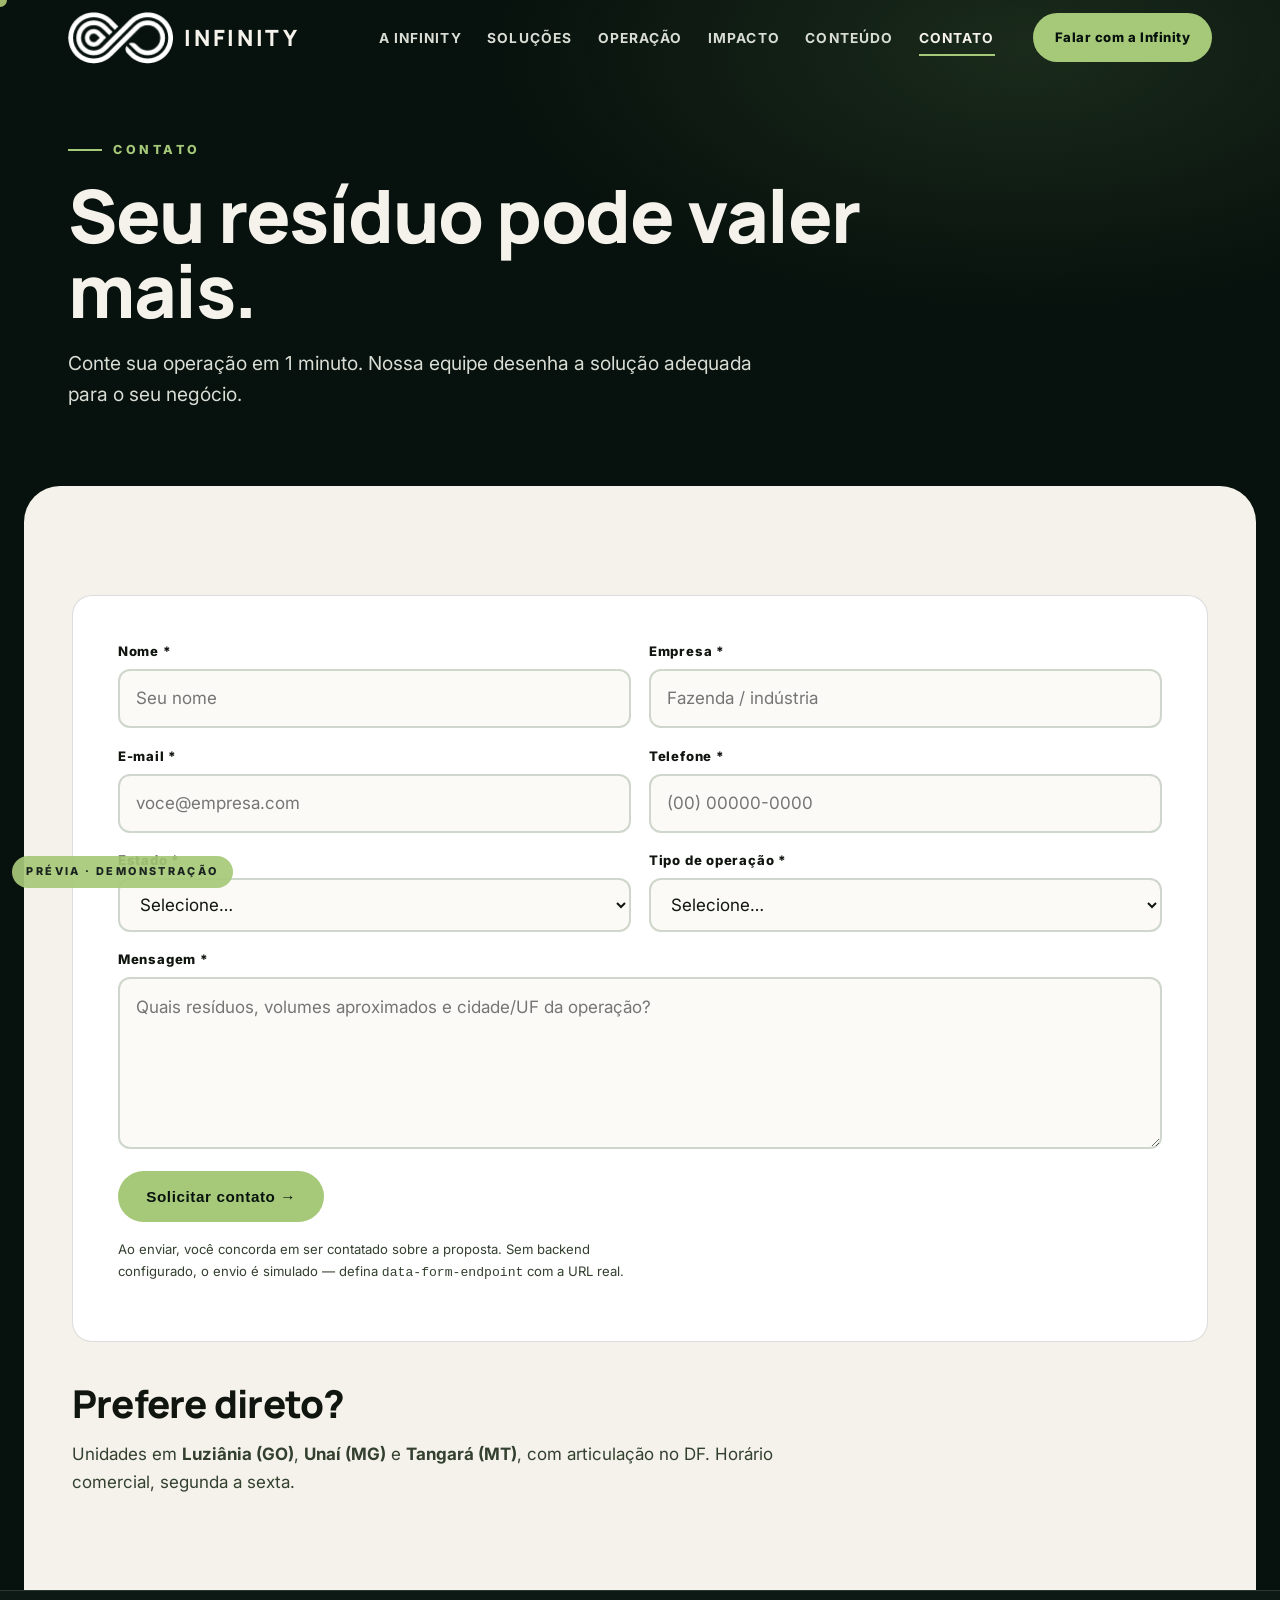
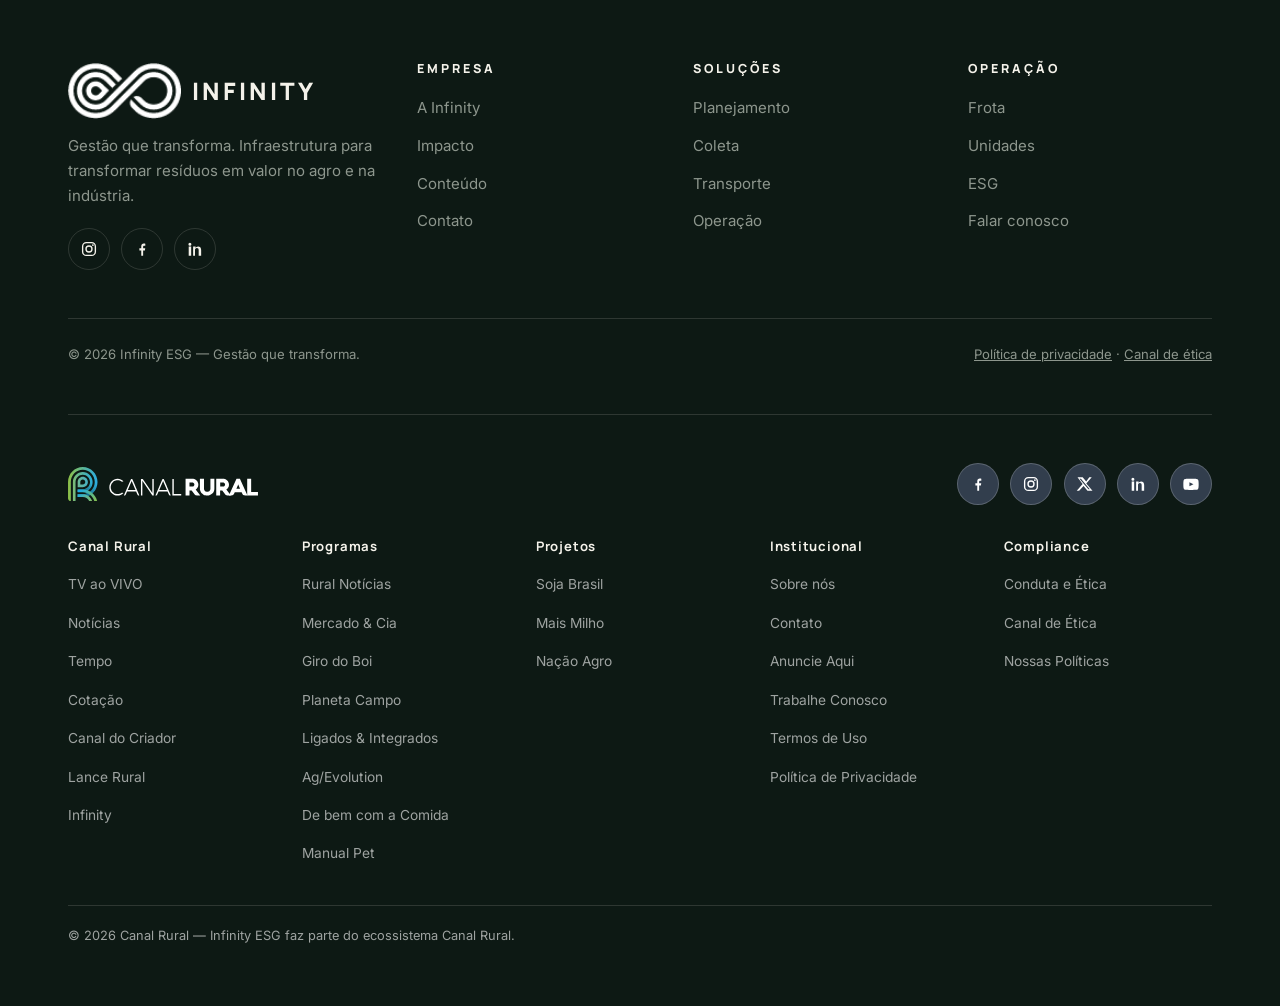
<file: contato.html>
<!DOCTYPE html>
<!--
  INFINITY ESG — site institucional
  © Thiago Vinicius de Souza Meireles — Todos os direitos reservados.
  Uso, cópia ou redistribuição sem autorização é proibida.
-->
<html lang="pt-BR">
<head>
  <meta charset="UTF-8">
  <meta name="viewport" content="width=device-width, initial-scale=1.0">
  <title>Contato — Falar com um especialista | Infinity ESG</title>
  <meta name="description" content="Solicite contato da Infinity ESG: conte sua operação e receba uma solução de gestão de resíduos sob medida para agro ou indústria.">
  <link rel="canonical" href="https://infinityesg.com.br/contato">
  <meta property="og:type" content="website">
  <meta property="og:title" content="Contato — Infinity ESG">
  <meta property="og:description" content="Seu resíduo pode valer mais. Fale com um especialista.">
  <meta property="og:image" content="assets/img/hero-operacao.jpg">
  <meta name="twitter:card" content="summary_large_image">
  <link rel="icon" type="image/png" href="assets/img/marca.png">
  <link rel="preconnect" href="https://fonts.googleapis.com">
  <link rel="preconnect" href="https://fonts.gstatic.com" crossorigin>
  <link href="https://fonts.googleapis.com/css2?family=Inter:wght@400;600;700;800&family=Manrope:wght@500;600;700;800&display=swap" rel="stylesheet">
  <link rel="stylesheet" href="css/style.css">
</head>
<body>
  <a class="skip-link" href="#conteudo">Pular para o conteúdo</a>
  <header class="site-header" data-header>
    <div class="bar">
      <a class="brand" href="index.html" aria-label="Infinity ESG — início"><img class="brand-logo" src="assets/img/infinito.png" alt="Infinity"><span class="brand-word">INFINITY</span></a>
      <nav class="nav-desktop" aria-label="Navegação principal">
        <a href="sobre.html">A Infinity</a>
        <a href="solucoes.html">Soluções</a>
        <a href="operacao.html">Operação</a>
        <a href="impacto.html">Impacto</a>
        <a href="conteudo.html">Conteúdo</a>
        <a href="contato.html" aria-current="page">Contato</a>
      </nav>
      <a class="btn btn-primary header-cta" href="contato.html">Falar com a Infinity</a>
      <button class="burger" data-burger aria-label="Abrir menu" aria-expanded="false"><span></span><span></span><span></span></button>
    </div>
  </header>
  <nav class="mobile-menu" aria-label="Menu móvel">
    <a class="big" href="sobre.html">A Infinity <em>01</em></a>
    <a class="big" href="solucoes.html">Soluções <em>02</em></a>
    <a class="big" href="operacao.html">Operação <em>03</em></a>
    <a class="big" href="impacto.html">Impacto <em>04</em></a>
    <a class="big" href="conteudo.html">Conteúdo <em>05</em></a>
    <a class="big" href="contato.html">Contato <em>06</em></a>
    <p class="foot">Gestão que transforma. Agro · Indústria · Centro-Oeste.</p>
  </nav>
  <main id="conteudo">
    <section class="page-hero"><div class="wrap">
      <p class="kicker">Contato</p>
      <h1>Seu resíduo pode valer mais.</h1>
      <p class="lead">Conte sua operação em 1 minuto. Nossa equipe desenha a solução adequada para o seu negócio.</p>
    </div></section>
    <section class="page-body"><div class="wrap">
      <div class="form-card">
        <!-- Para ativar o envio real, crie um endpoint (ex. Formspree) e coloque a URL em data-form-endpoint -->
        <form data-contact-form data-form-endpoint="" novalidate>
          <div class="form-grid">
            <div class="field"><label for="f-nome">Nome *</label><input id="f-nome" name="nome" type="text" autocomplete="name" required placeholder="Seu nome"><span class="err">Informe seu nome.</span></div>
            <div class="field"><label for="f-empresa">Empresa *</label><input id="f-empresa" name="empresa" type="text" autocomplete="organization" required placeholder="Fazenda / indústria"><span class="err">Informe a empresa.</span></div>
            <div class="field"><label for="f-email">E-mail *</label><input id="f-email" name="email" type="email" autocomplete="email" required placeholder="voce@empresa.com"><span class="err">Informe um e-mail válido.</span></div>
            <div class="field"><label for="f-tel">Telefone *</label><input id="f-tel" name="telefone" type="tel" autocomplete="tel" required placeholder="(00) 00000-0000"><span class="err">Informe um telefone.</span></div>
            <div class="field"><label for="f-uf">Estado *</label><select id="f-uf" name="estado" required><option value="">Selecione…</option><option>GO</option><option>MG</option><option>MT</option><option>DF</option><option>Outro</option></select><span class="err">Selecione o estado.</span></div>
            <div class="field"><label for="f-tipo">Tipo de operação *</label><select id="f-tipo" name="tipo" required><option value="">Selecione…</option><option>Agronegócio / Fazenda</option><option>Indústria</option><option>Outro gerador</option></select><span class="err">Selecione o tipo.</span></div>
            <div class="field full"><label for="f-msg">Mensagem *</label><textarea id="f-msg" name="mensagem" rows="5" required placeholder="Quais resíduos, volumes aproximados e cidade/UF da operação?"></textarea><span class="err">Conte um pouco sobre a operação.</span></div>
          </div>
          <p style="margin-top:1.4rem"><button class="btn btn-primary" type="submit">Solicitar contato →</button></p>
          <div class="form-status" data-form-status role="status" aria-live="polite"></div>
          <p class="form-note">Ao enviar, você concorda em ser contatado sobre a proposta. Sem backend configurado, o envio é simulado — defina <code>data-form-endpoint</code> com a URL real.</p>
        </form>
      </div>
      <h2>Prefere direto?</h2>
      <p>Unidades em <strong>Luziânia (GO)</strong>, <strong>Unaí (MG)</strong> e <strong>Tangará (MT)</strong>, com articulação no DF. Horário comercial, segunda a sexta.</p>
    </div></section>
  </main>
  <footer>
    <div class="wrap">
      <div class="foot-grid">
        <div>
          <a class="brand" href="index.html" aria-label="Infinity ESG — início"><img class="brand-logo" src="assets/img/infinito.png" alt="Infinity"><span class="brand-word">INFINITY</span></a>
          <p>Gestão que transforma. Infraestrutura para transformar resíduos em valor no agro e na indústria.</p>
          <div class="social" aria-label="Redes sociais"><a href="https://www.instagram.com/infinityesg/" target="_blank" rel="noopener" aria-label="Instagram"><svg viewBox="0 0 24 24" fill="none" stroke="currentColor" stroke-width="1.8" aria-hidden="true"><rect x="3.5" y="3.5" width="17" height="17" rx="5"/><circle cx="12" cy="12" r="4"/><circle cx="17.2" cy="6.8" r="1.2" fill="currentColor" stroke="none"/></svg></a><a href="https://www.facebook.com/infinityesg/" target="_blank" rel="noopener" aria-label="Facebook"><svg viewBox="0 0 24 24" fill="currentColor" aria-hidden="true"><path d="M13.5 21v-7h2.4l.4-3h-2.8V9.1c0-.9.3-1.5 1.6-1.5h1.3V4.9c-.3 0-1.1-.1-2-.1-2 0-3.4 1.2-3.4 3.5V11H8.5v3H11v7h2.5z"/></svg></a><a href="https://www.linkedin.com/company/infinity-esg" target="_blank" rel="noopener" aria-label="LinkedIn"><svg viewBox="0 0 24 24" fill="currentColor" aria-hidden="true"><path d="M6.9 8.6H3.6V21h3.3V8.6zM5.2 3.5a2 2 0 1 0 0 4 2 2 0 0 0 0-4zM12 13.4c0-1.1.6-2.6 2.5-2.6 1.7 0 2.4 1.2 2.4 2.9V21h3.3v-7.6c0-3.2-1.7-4.7-4-4.7-1.9 0-2.9 1-3.4 1.9V8.6H9.5c0 .9 0 12.4 0 12.4H12v-7.6z"/></svg></a></div>
        </div>
        <nav aria-label="Empresa"><h3>EMPRESA</h3><ul><li><a href="sobre.html">A Infinity</a></li><li><a href="impacto.html">Impacto</a></li><li><a href="conteudo.html">Conteúdo</a></li><li><a href="contato.html">Contato</a></li></ul></nav>
        <nav aria-label="Soluções"><h3>SOLUÇÕES</h3><ul><li><a href="solucoes.html">Planejamento</a></li><li><a href="solucoes.html">Coleta</a></li><li><a href="solucoes.html">Transporte</a></li><li><a href="operacao.html">Operação</a></li></ul></nav>
        <nav aria-label="Operação"><h3>OPERAÇÃO</h3><ul><li><a href="operacao.html">Frota</a></li><li><a href="operacao.html">Unidades</a></li><li><a href="impacto.html">ESG</a></li><li><a href="contato.html">Falar conosco</a></li></ul></nav>
      </div>
      <div class="foot-sign"><span>© <span data-year>2026</span> Infinity ESG — Gestão que transforma.</span><span><a href="contato.html">Política de privacidade</a> · <a href="contato.html">Canal de ética</a></span></div>
      <div class="cr-footer">
        <div class="cr-top">
          <img src="assets/img/canal-rural-logo-footer.svg" alt="Canal Rural" loading="lazy" decoding="async">
          <div class="cr-social" aria-label="Canal Rural nas redes sociais">
            <a href="https://www.facebook.com/canalrural" target="_blank" rel="noopener" aria-label="Facebook"><svg viewBox="0 0 24 24" fill="currentColor" aria-hidden="true"><path d="M13.5 21v-7h2.4l.4-3h-2.8V9.1c0-.9.3-1.5 1.6-1.5h1.3V4.9c-.3 0-1.1-.1-2-.1-2 0-3.4 1.2-3.4 3.5V11H8.5v3H11v7h2.5z"/></svg></a>
            <a href="https://www.instagram.com/canalrural/" target="_blank" rel="noopener" aria-label="Instagram"><svg viewBox="0 0 24 24" fill="none" stroke="currentColor" stroke-width="1.8" aria-hidden="true"><rect x="3.5" y="3.5" width="17" height="17" rx="5"/><circle cx="12" cy="12" r="4"/><circle cx="17.2" cy="6.8" r="1.2" fill="currentColor" stroke="none"/></svg></a>
            <a href="https://twitter.com/canalrural" target="_blank" rel="noopener" aria-label="Twitter"><svg viewBox="0 0 24 24" fill="currentColor" aria-hidden="true"><path d="M17.7 3H21l-7.3 8.3L22 21h-6.7l-5.2-6.2L4.2 21H1l7.8-8.9L2 3h6.9l4.7 5.7 4.1-5.7zm-1.2 16h1.9L6.6 4.9H4.6L16.5 19z"/></svg></a>
            <a href="https://www.linkedin.com/company/canalrural/" target="_blank" rel="noopener" aria-label="LinkedIn"><svg viewBox="0 0 24 24" fill="currentColor" aria-hidden="true"><path d="M6.9 8.6H3.6V21h3.3V8.6zM5.2 3.5a2 2 0 1 0 0 4 2 2 0 0 0 0-4zM12 13.4c0-1.1.6-2.6 2.5-2.6 1.7 0 2.4 1.2 2.4 2.9V21h3.3v-7.6c0-3.2-1.7-4.7-4-4.7-1.9 0-2.9 1-3.4 1.9V8.6H9.5c0 .9 0 12.4 0 12.4H12v-7.6z"/></svg></a>
            <a href="https://www.youtube.com/canalruralbr" target="_blank" rel="noopener" aria-label="YouTube"><svg viewBox="0 0 24 24" fill="currentColor" aria-hidden="true"><path d="M22 8.2s-.2-1.5-.8-2.1c-.8-.8-1.6-.8-2-.9C16.4 5 12 5 12 5s-4.4 0-7.2.2c-.4.1-1.2.1-2 .9C2.2 6.7 2 8.2 2 8.2S1.8 10 1.8 11.7v1.6C1.8 15 2 16.8 2 16.8s.2 1.5.8 2.1c.8.8 1.8.8 2.2.9 1.6.2 7 .2 7 .2s4.4 0 7.2-.2c.4-.1 1.2-.1 2-.9.6-.6.8-2.1.8-2.1s.2-1.8.2-3.5v-1.6C22.2 10 22 8.2 22 8.2zM9.9 14.9V9.7l5.4 2.6-5.4 2.6z"/></svg></a>
          </div>
        </div>
        <div class="cr-cols">
          <nav aria-label="Canal Rural"><h3>Canal Rural</h3><ul>
            <li><a href="https://www.canalrural.com.br/canal-rural-ao-vivo/" target="_blank" rel="noopener">TV ao VIVO</a></li>
            <li><a href="https://www.canalrural.com.br/noticias/" target="_blank" rel="noopener">Notícias</a></li>
            <li><a href="https://tempo.canalrural.com.br/" target="_blank" rel="noopener">Tempo</a></li>
            <li><a href="https://www.canalrural.com.br/cotacao/soja/" target="_blank" rel="noopener">Cotação</a></li>
            <li><a href="https://www.canaldocriador.com.br/" target="_blank" rel="noopener">Canal do Criador</a></li>
            <li><a href="https://www.lancerural.com.br/" target="_blank" rel="noopener">Lance Rural</a></li>
            <li><a href="index.html">Infinity</a></li>
          </ul></nav>
          <nav aria-label="Programas"><h3>Programas</h3><ul>
            <li><a href="https://www.canalrural.com.br/programacao/rural-noticias/" target="_blank" rel="noopener">Rural Notícias</a></li>
            <li><a href="https://www.canalrural.com.br/programacao/mercado-companhia/" target="_blank" rel="noopener">Mercado &amp; Cia</a></li>
            <li><a href="https://www.girodoboi.com.br/" target="_blank" rel="noopener">Giro do Boi</a></li>
            <li><a href="https://www.planetacampo.com.br/" target="_blank" rel="noopener">Planeta Campo</a></li>
            <li><a href="https://www.canalrural.com.br/ligados-e-integrados/" target="_blank" rel="noopener">Ligados &amp; Integrados</a></li>
            <li><a href="https://agevolution.canalrural.com.br/" target="_blank" rel="noopener">Ag/Evolution</a></li>
            <li><a href="https://www.debemcomacomida.com.br/" target="_blank" rel="noopener">De bem com a Comida</a></li>
            <li><a href="https://www.manualpet.com/" target="_blank" rel="noopener">Manual Pet</a></li>
          </ul></nav>
          <nav aria-label="Projetos"><h3>Projetos</h3><ul>
            <li><a href="https://www.canalrural.com.br/projeto-soja-brasil/" target="_blank" rel="noopener">Soja Brasil</a></li>
            <li><a href="https://www.canalrural.com.br/sites-e-especiais/mais-milho/" target="_blank" rel="noopener">Mais Milho</a></li>
            <li><a href="https://www.nacaoagro.com.br/" target="_blank" rel="noopener">Nação Agro</a></li>
          </ul></nav>
          <nav aria-label="Institucional"><h3>Institucional</h3><ul>
            <li><a href="https://www.canalrural.com.br/institucional/" target="_blank" rel="noopener">Sobre nós</a></li>
            <li><a href="https://www.canalrural.com.br/contato/" target="_blank" rel="noopener">Contato</a></li>
            <li><a href="https://www.canalrural.com.br/anuncie-aqui/" target="_blank" rel="noopener">Anuncie Aqui</a></li>
            <li><a href="https://www.canalrural.com.br/trabalhe-conosco/" target="_blank" rel="noopener">Trabalhe Conosco</a></li>
            <li><a href="https://www.canalrural.com.br/termos-de-uso/" target="_blank" rel="noopener">Termos de Uso</a></li>
            <li><a href="https://www.canalrural.com.br/politica-de-privacidade/" target="_blank" rel="noopener">Política de Privacidade</a></li>
          </ul></nav>
          <nav aria-label="Compliance"><h3>Compliance</h3><ul>
            <li><a href="https://imagens-cdn.canalrural.com.br/wp-content/uploads/codigo_etica_e_conduta_cr.pdf" target="_blank" rel="noopener">Conduta e Ética</a></li>
            <li><a href="https://www.canalrural.com.br/canal-de-etica/" target="_blank" rel="noopener">Canal de Ética</a></li>
            <li><a href="https://www.canalrural.com.br/nossas-politicas/" target="_blank" rel="noopener">Nossas Políticas</a></li>
          </ul></nav>
        </div>
        <p class="cr-copy">© <span data-year>2026</span> Canal Rural — Infinity ESG faz parte do ecossistema Canal Rural.</p>
      </div>
    </div>
  </footer>
  <script src="js/main.js" defer></script>
</body>
</html>
</file>
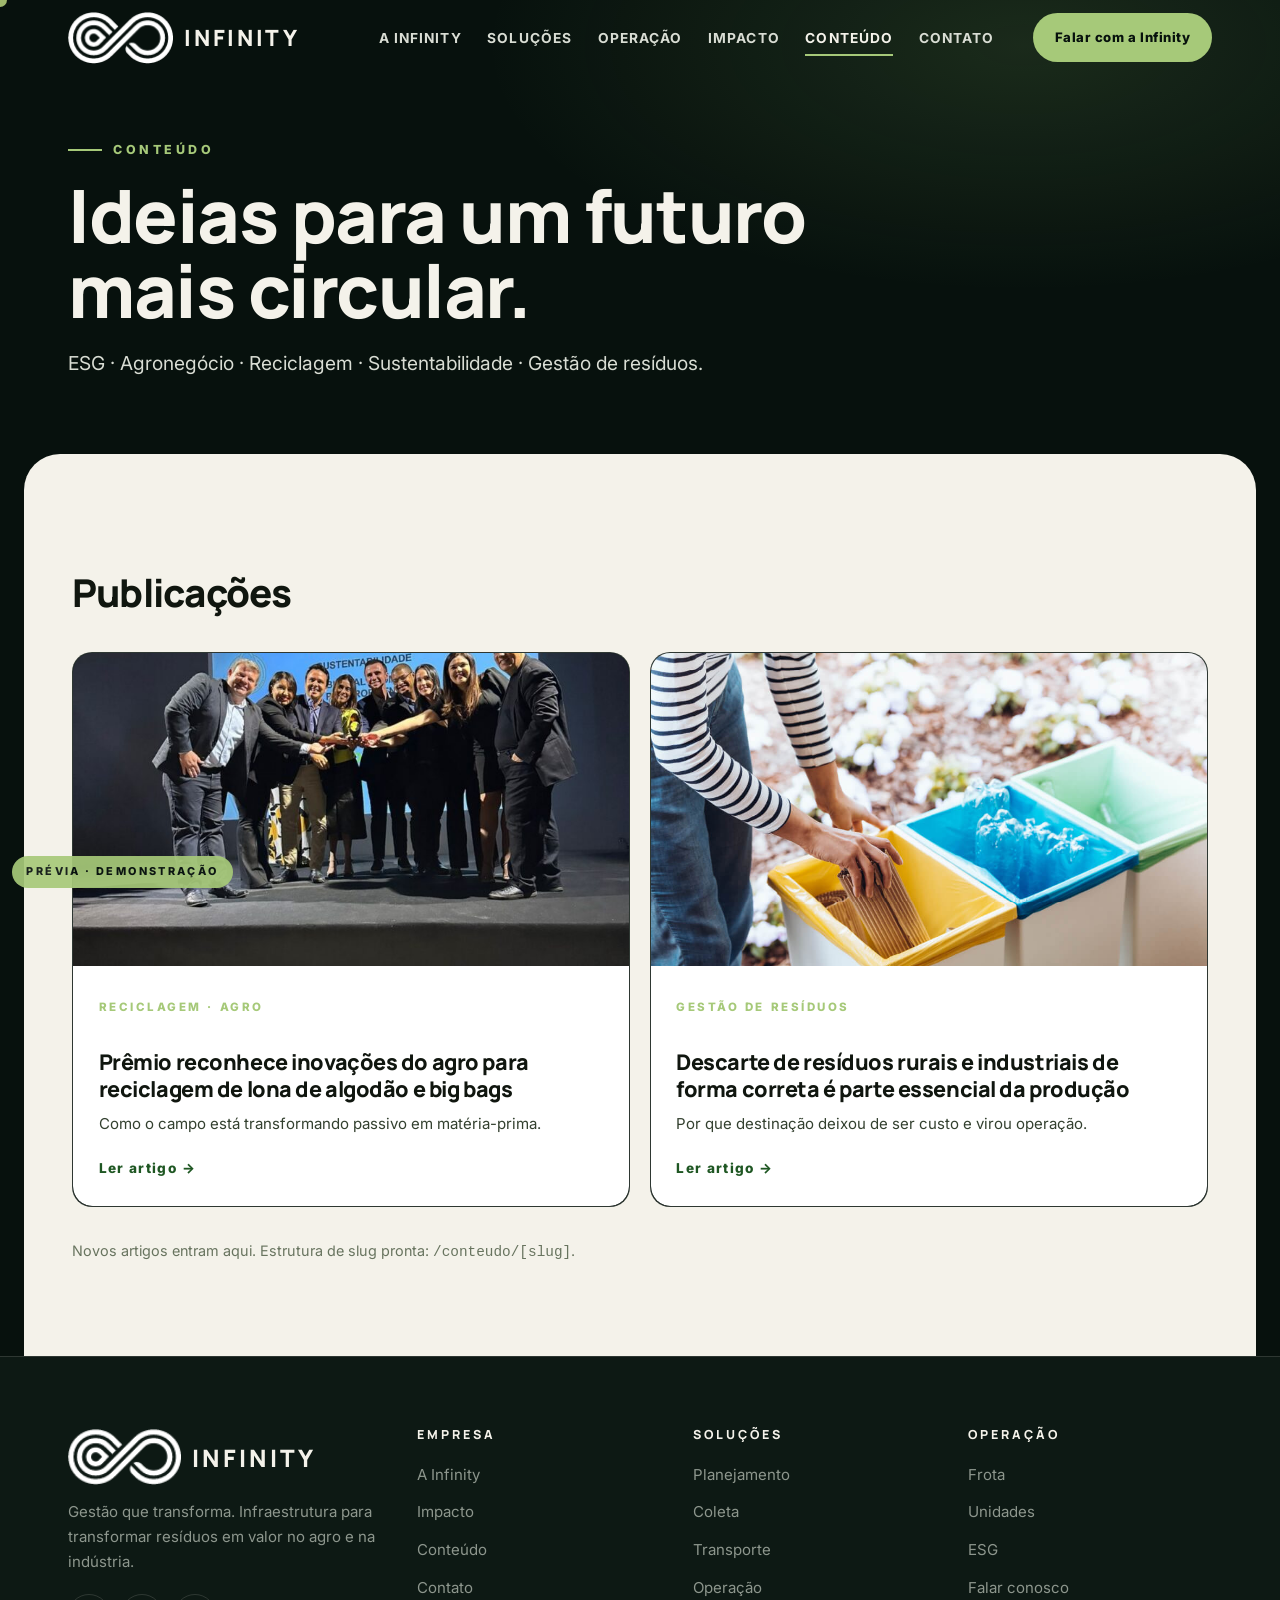
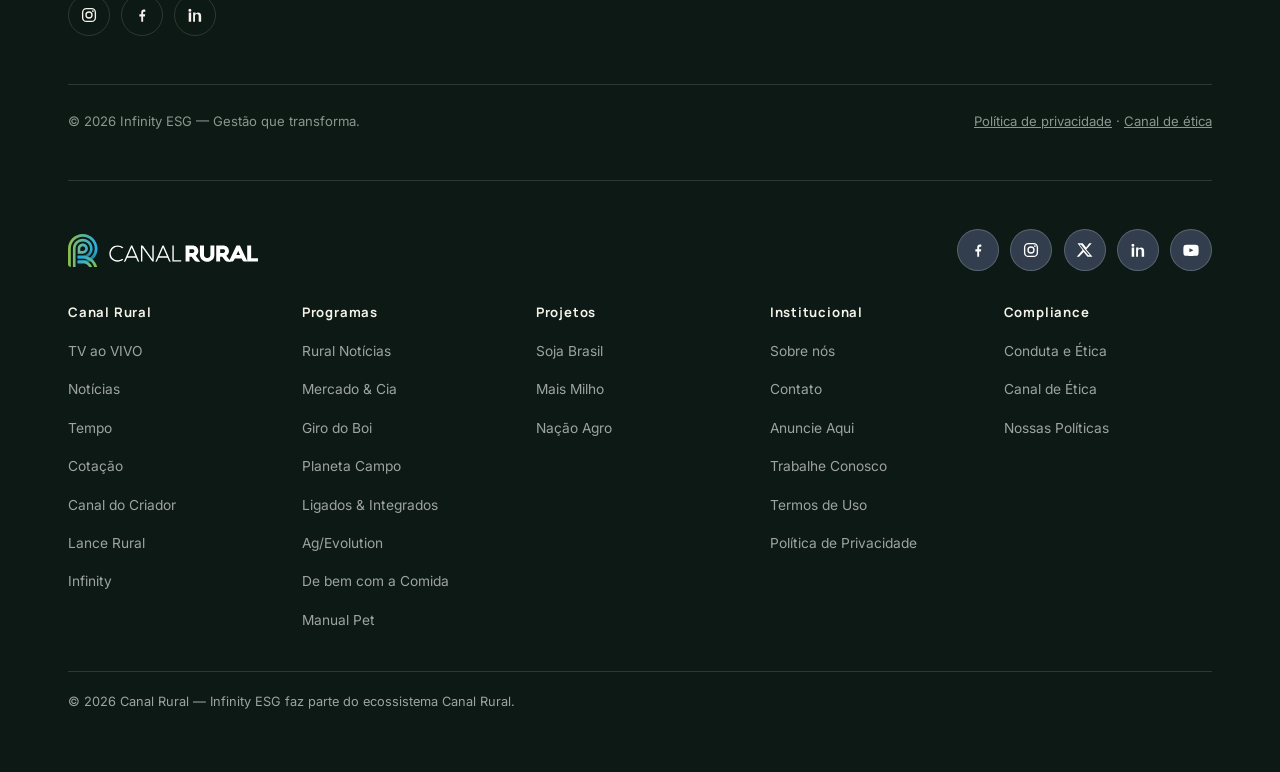
<file: conteudo.html>
<!DOCTYPE html>
<!--
  INFINITY ESG — site institucional
  © Thiago Vinicius de Souza Meireles — Todos os direitos reservados.
  Uso, cópia ou redistribuição sem autorização é proibida.
-->
<html lang="pt-BR">
<head>
  <meta charset="UTF-8">
  <meta name="viewport" content="width=device-width, initial-scale=1.0">
  <title>Conteúdo — Ideias para um futuro mais circular | Infinity ESG</title>
  <meta name="description" content="ESG, agronegócio, reciclagem e gestão de resíduos: conteúdo editorial da Infinity para um futuro mais circular.">
  <link rel="canonical" href="https://infinityesg.com.br/conteudo">
  <meta property="og:type" content="website">
  <meta property="og:title" content="Conteúdo Infinity ESG">
  <meta property="og:description" content="Ideias para um futuro mais circular.">
  <meta property="og:image" content="assets/img/post-lona.jpg">
  <meta name="twitter:card" content="summary_large_image">
  <link rel="icon" type="image/png" href="assets/img/marca.png">
  <link rel="preconnect" href="https://fonts.googleapis.com">
  <link rel="preconnect" href="https://fonts.gstatic.com" crossorigin>
  <link href="https://fonts.googleapis.com/css2?family=Inter:wght@400;600;700;800&family=Manrope:wght@500;600;700;800&display=swap" rel="stylesheet">
  <link rel="stylesheet" href="css/style.css">
</head>
<body>
  <a class="skip-link" href="#conteudo">Pular para o conteúdo</a>
  <header class="site-header" data-header>
    <div class="bar">
      <a class="brand" href="index.html" aria-label="Infinity ESG — início"><img class="brand-logo" src="assets/img/infinito.png" alt="Infinity"><span class="brand-word">INFINITY</span></a>
      <nav class="nav-desktop" aria-label="Navegação principal">
        <a href="sobre.html">A Infinity</a>
        <a href="solucoes.html">Soluções</a>
        <a href="operacao.html">Operação</a>
        <a href="impacto.html">Impacto</a>
        <a href="conteudo.html" aria-current="page">Conteúdo</a>
        <a href="contato.html">Contato</a>
      </nav>
      <a class="btn btn-primary header-cta" href="contato.html">Falar com a Infinity</a>
      <button class="burger" data-burger aria-label="Abrir menu" aria-expanded="false"><span></span><span></span><span></span></button>
    </div>
  </header>
  <nav class="mobile-menu" aria-label="Menu móvel">
    <a class="big" href="sobre.html">A Infinity <em>01</em></a>
    <a class="big" href="solucoes.html">Soluções <em>02</em></a>
    <a class="big" href="operacao.html">Operação <em>03</em></a>
    <a class="big" href="impacto.html">Impacto <em>04</em></a>
    <a class="big" href="conteudo.html">Conteúdo <em>05</em></a>
    <a class="big" href="contato.html">Contato <em>06</em></a>
    <p class="foot">Gestão que transforma. Agro · Indústria · Centro-Oeste.</p>
  </nav>
  <main id="conteudo">
    <section class="page-hero"><div class="wrap">
      <p class="kicker">Conteúdo</p>
      <h1>Ideias para um futuro mais circular.</h1>
      <p class="lead">ESG · Agronegócio · Reciclagem · Sustentabilidade · Gestão de resíduos.</p>
    </div></section>
    <section class="page-body"><div class="wrap">
      <h2>Publicações</h2>
      <div class="post-grid">
        <a class="post" href="conteudo/lona-big-bags.html">
          <div class="ph"><img src="assets/img/post-lona.jpg" alt="Big bags e lona de algodão para reciclagem" loading="lazy" decoding="async"></div>
          <div class="pb" style="background:#fff;border-radius:0 0 20px 20px"><span class="cat">RECICLAGEM · AGRO</span><h3 style="color:#10160f">Prêmio reconhece inovações do agro para reciclagem de lona de algodão e big bags</h3><p>Como o campo está transformando passivo em matéria-prima.</p><span class="more" style="color:#1f5723">Ler artigo →</span></div>
        </a>
        <a class="post" href="conteudo/descarte-correto.html">
          <div class="ph"><img src="assets/img/post-descarte.jpg" alt="Descarte correto de resíduos rurais e industriais" loading="lazy" decoding="async"></div>
          <div class="pb" style="background:#fff;border-radius:0 0 20px 20px"><span class="cat">GESTÃO DE RESÍDUOS</span><h3 style="color:#10160f">Descarte de resíduos rurais e industriais de forma correta é parte essencial da produção</h3><p>Por que destinação deixou de ser custo e virou operação.</p><span class="more" style="color:#1f5723">Ler artigo →</span></div>
        </a>
      </div>
      <p style="margin-top:2rem;color:#68745f;font-size:.9rem">Novos artigos entram aqui. Estrutura de slug pronta: <code>/conteudo/[slug]</code>.</p>
    </div></section>
  </main>
  <footer>
    <div class="wrap">
      <div class="foot-grid">
        <div>
          <a class="brand" href="index.html" aria-label="Infinity ESG — início"><img class="brand-logo" src="assets/img/infinito.png" alt="Infinity"><span class="brand-word">INFINITY</span></a>
          <p>Gestão que transforma. Infraestrutura para transformar resíduos em valor no agro e na indústria.</p>
          <div class="social" aria-label="Redes sociais"><a href="https://www.instagram.com/infinityesg/" target="_blank" rel="noopener" aria-label="Instagram"><svg viewBox="0 0 24 24" fill="none" stroke="currentColor" stroke-width="1.8" aria-hidden="true"><rect x="3.5" y="3.5" width="17" height="17" rx="5"/><circle cx="12" cy="12" r="4"/><circle cx="17.2" cy="6.8" r="1.2" fill="currentColor" stroke="none"/></svg></a><a href="https://www.facebook.com/infinityesg/" target="_blank" rel="noopener" aria-label="Facebook"><svg viewBox="0 0 24 24" fill="currentColor" aria-hidden="true"><path d="M13.5 21v-7h2.4l.4-3h-2.8V9.1c0-.9.3-1.5 1.6-1.5h1.3V4.9c-.3 0-1.1-.1-2-.1-2 0-3.4 1.2-3.4 3.5V11H8.5v3H11v7h2.5z"/></svg></a><a href="https://www.linkedin.com/company/infinity-esg" target="_blank" rel="noopener" aria-label="LinkedIn"><svg viewBox="0 0 24 24" fill="currentColor" aria-hidden="true"><path d="M6.9 8.6H3.6V21h3.3V8.6zM5.2 3.5a2 2 0 1 0 0 4 2 2 0 0 0 0-4zM12 13.4c0-1.1.6-2.6 2.5-2.6 1.7 0 2.4 1.2 2.4 2.9V21h3.3v-7.6c0-3.2-1.7-4.7-4-4.7-1.9 0-2.9 1-3.4 1.9V8.6H9.5c0 .9 0 12.4 0 12.4H12v-7.6z"/></svg></a></div>
        </div>
        <nav aria-label="Empresa"><h3>EMPRESA</h3><ul><li><a href="sobre.html">A Infinity</a></li><li><a href="impacto.html">Impacto</a></li><li><a href="conteudo.html">Conteúdo</a></li><li><a href="contato.html">Contato</a></li></ul></nav>
        <nav aria-label="Soluções"><h3>SOLUÇÕES</h3><ul><li><a href="solucoes.html">Planejamento</a></li><li><a href="solucoes.html">Coleta</a></li><li><a href="solucoes.html">Transporte</a></li><li><a href="operacao.html">Operação</a></li></ul></nav>
        <nav aria-label="Operação"><h3>OPERAÇÃO</h3><ul><li><a href="operacao.html">Frota</a></li><li><a href="operacao.html">Unidades</a></li><li><a href="impacto.html">ESG</a></li><li><a href="contato.html">Falar conosco</a></li></ul></nav>
      </div>
      <div class="foot-sign"><span>© <span data-year>2026</span> Infinity ESG — Gestão que transforma.</span><span><a href="contato.html">Política de privacidade</a> · <a href="contato.html">Canal de ética</a></span></div>
      <div class="cr-footer">
        <div class="cr-top">
          <img src="assets/img/canal-rural-logo-footer.svg" alt="Canal Rural" loading="lazy" decoding="async">
          <div class="cr-social" aria-label="Canal Rural nas redes sociais">
            <a href="https://www.facebook.com/canalrural" target="_blank" rel="noopener" aria-label="Facebook"><svg viewBox="0 0 24 24" fill="currentColor" aria-hidden="true"><path d="M13.5 21v-7h2.4l.4-3h-2.8V9.1c0-.9.3-1.5 1.6-1.5h1.3V4.9c-.3 0-1.1-.1-2-.1-2 0-3.4 1.2-3.4 3.5V11H8.5v3H11v7h2.5z"/></svg></a>
            <a href="https://www.instagram.com/canalrural/" target="_blank" rel="noopener" aria-label="Instagram"><svg viewBox="0 0 24 24" fill="none" stroke="currentColor" stroke-width="1.8" aria-hidden="true"><rect x="3.5" y="3.5" width="17" height="17" rx="5"/><circle cx="12" cy="12" r="4"/><circle cx="17.2" cy="6.8" r="1.2" fill="currentColor" stroke="none"/></svg></a>
            <a href="https://twitter.com/canalrural" target="_blank" rel="noopener" aria-label="Twitter"><svg viewBox="0 0 24 24" fill="currentColor" aria-hidden="true"><path d="M17.7 3H21l-7.3 8.3L22 21h-6.7l-5.2-6.2L4.2 21H1l7.8-8.9L2 3h6.9l4.7 5.7 4.1-5.7zm-1.2 16h1.9L6.6 4.9H4.6L16.5 19z"/></svg></a>
            <a href="https://www.linkedin.com/company/canalrural/" target="_blank" rel="noopener" aria-label="LinkedIn"><svg viewBox="0 0 24 24" fill="currentColor" aria-hidden="true"><path d="M6.9 8.6H3.6V21h3.3V8.6zM5.2 3.5a2 2 0 1 0 0 4 2 2 0 0 0 0-4zM12 13.4c0-1.1.6-2.6 2.5-2.6 1.7 0 2.4 1.2 2.4 2.9V21h3.3v-7.6c0-3.2-1.7-4.7-4-4.7-1.9 0-2.9 1-3.4 1.9V8.6H9.5c0 .9 0 12.4 0 12.4H12v-7.6z"/></svg></a>
            <a href="https://www.youtube.com/canalruralbr" target="_blank" rel="noopener" aria-label="YouTube"><svg viewBox="0 0 24 24" fill="currentColor" aria-hidden="true"><path d="M22 8.2s-.2-1.5-.8-2.1c-.8-.8-1.6-.8-2-.9C16.4 5 12 5 12 5s-4.4 0-7.2.2c-.4.1-1.2.1-2 .9C2.2 6.7 2 8.2 2 8.2S1.8 10 1.8 11.7v1.6C1.8 15 2 16.8 2 16.8s.2 1.5.8 2.1c.8.8 1.8.8 2.2.9 1.6.2 7 .2 7 .2s4.4 0 7.2-.2c.4-.1 1.2-.1 2-.9.6-.6.8-2.1.8-2.1s.2-1.8.2-3.5v-1.6C22.2 10 22 8.2 22 8.2zM9.9 14.9V9.7l5.4 2.6-5.4 2.6z"/></svg></a>
          </div>
        </div>
        <div class="cr-cols">
          <nav aria-label="Canal Rural"><h3>Canal Rural</h3><ul>
            <li><a href="https://www.canalrural.com.br/canal-rural-ao-vivo/" target="_blank" rel="noopener">TV ao VIVO</a></li>
            <li><a href="https://www.canalrural.com.br/noticias/" target="_blank" rel="noopener">Notícias</a></li>
            <li><a href="https://tempo.canalrural.com.br/" target="_blank" rel="noopener">Tempo</a></li>
            <li><a href="https://www.canalrural.com.br/cotacao/soja/" target="_blank" rel="noopener">Cotação</a></li>
            <li><a href="https://www.canaldocriador.com.br/" target="_blank" rel="noopener">Canal do Criador</a></li>
            <li><a href="https://www.lancerural.com.br/" target="_blank" rel="noopener">Lance Rural</a></li>
            <li><a href="index.html">Infinity</a></li>
          </ul></nav>
          <nav aria-label="Programas"><h3>Programas</h3><ul>
            <li><a href="https://www.canalrural.com.br/programacao/rural-noticias/" target="_blank" rel="noopener">Rural Notícias</a></li>
            <li><a href="https://www.canalrural.com.br/programacao/mercado-companhia/" target="_blank" rel="noopener">Mercado &amp; Cia</a></li>
            <li><a href="https://www.girodoboi.com.br/" target="_blank" rel="noopener">Giro do Boi</a></li>
            <li><a href="https://www.planetacampo.com.br/" target="_blank" rel="noopener">Planeta Campo</a></li>
            <li><a href="https://www.canalrural.com.br/ligados-e-integrados/" target="_blank" rel="noopener">Ligados &amp; Integrados</a></li>
            <li><a href="https://agevolution.canalrural.com.br/" target="_blank" rel="noopener">Ag/Evolution</a></li>
            <li><a href="https://www.debemcomacomida.com.br/" target="_blank" rel="noopener">De bem com a Comida</a></li>
            <li><a href="https://www.manualpet.com/" target="_blank" rel="noopener">Manual Pet</a></li>
          </ul></nav>
          <nav aria-label="Projetos"><h3>Projetos</h3><ul>
            <li><a href="https://www.canalrural.com.br/projeto-soja-brasil/" target="_blank" rel="noopener">Soja Brasil</a></li>
            <li><a href="https://www.canalrural.com.br/sites-e-especiais/mais-milho/" target="_blank" rel="noopener">Mais Milho</a></li>
            <li><a href="https://www.nacaoagro.com.br/" target="_blank" rel="noopener">Nação Agro</a></li>
          </ul></nav>
          <nav aria-label="Institucional"><h3>Institucional</h3><ul>
            <li><a href="https://www.canalrural.com.br/institucional/" target="_blank" rel="noopener">Sobre nós</a></li>
            <li><a href="https://www.canalrural.com.br/contato/" target="_blank" rel="noopener">Contato</a></li>
            <li><a href="https://www.canalrural.com.br/anuncie-aqui/" target="_blank" rel="noopener">Anuncie Aqui</a></li>
            <li><a href="https://www.canalrural.com.br/trabalhe-conosco/" target="_blank" rel="noopener">Trabalhe Conosco</a></li>
            <li><a href="https://www.canalrural.com.br/termos-de-uso/" target="_blank" rel="noopener">Termos de Uso</a></li>
            <li><a href="https://www.canalrural.com.br/politica-de-privacidade/" target="_blank" rel="noopener">Política de Privacidade</a></li>
          </ul></nav>
          <nav aria-label="Compliance"><h3>Compliance</h3><ul>
            <li><a href="https://imagens-cdn.canalrural.com.br/wp-content/uploads/codigo_etica_e_conduta_cr.pdf" target="_blank" rel="noopener">Conduta e Ética</a></li>
            <li><a href="https://www.canalrural.com.br/canal-de-etica/" target="_blank" rel="noopener">Canal de Ética</a></li>
            <li><a href="https://www.canalrural.com.br/nossas-politicas/" target="_blank" rel="noopener">Nossas Políticas</a></li>
          </ul></nav>
        </div>
        <p class="cr-copy">© <span data-year>2026</span> Canal Rural — Infinity ESG faz parte do ecossistema Canal Rural.</p>
      </div>
    </div>
  </footer>
  <script src="js/main.js" defer></script>
</body>
</html>
</file>
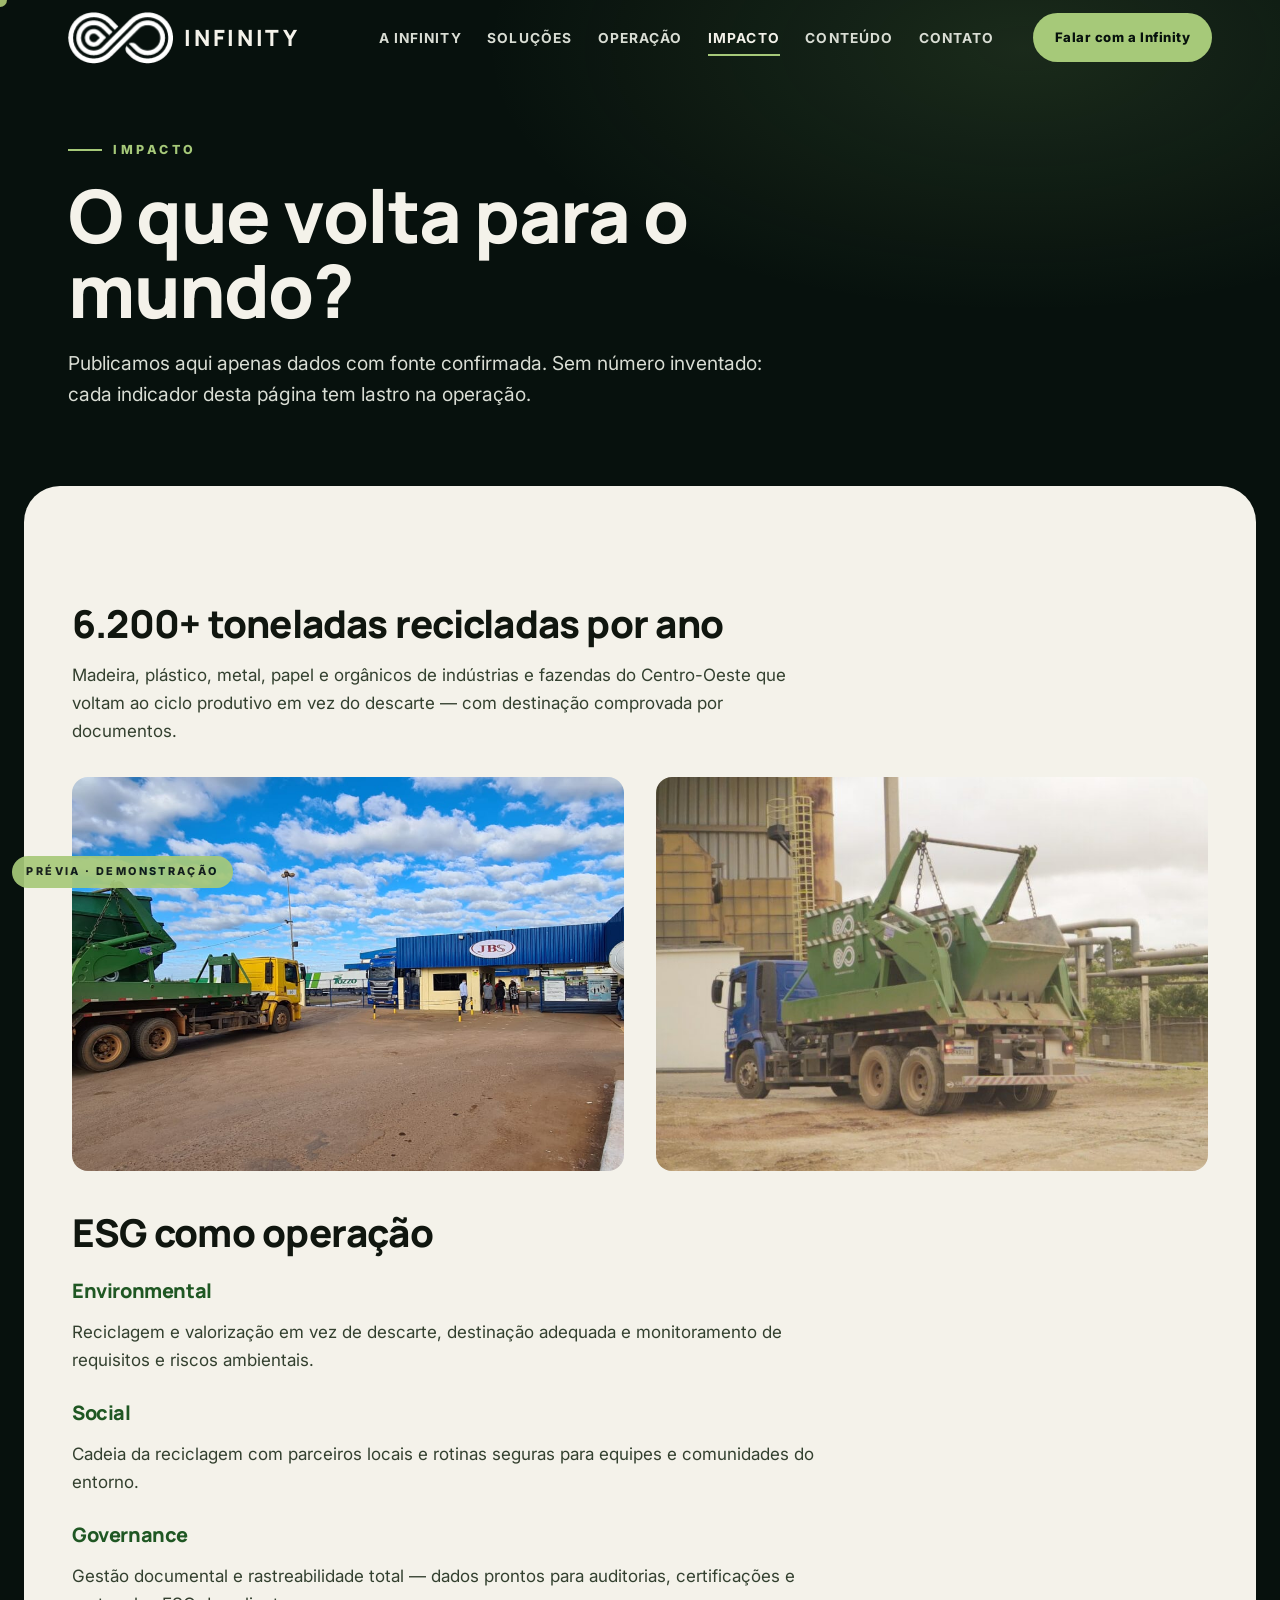
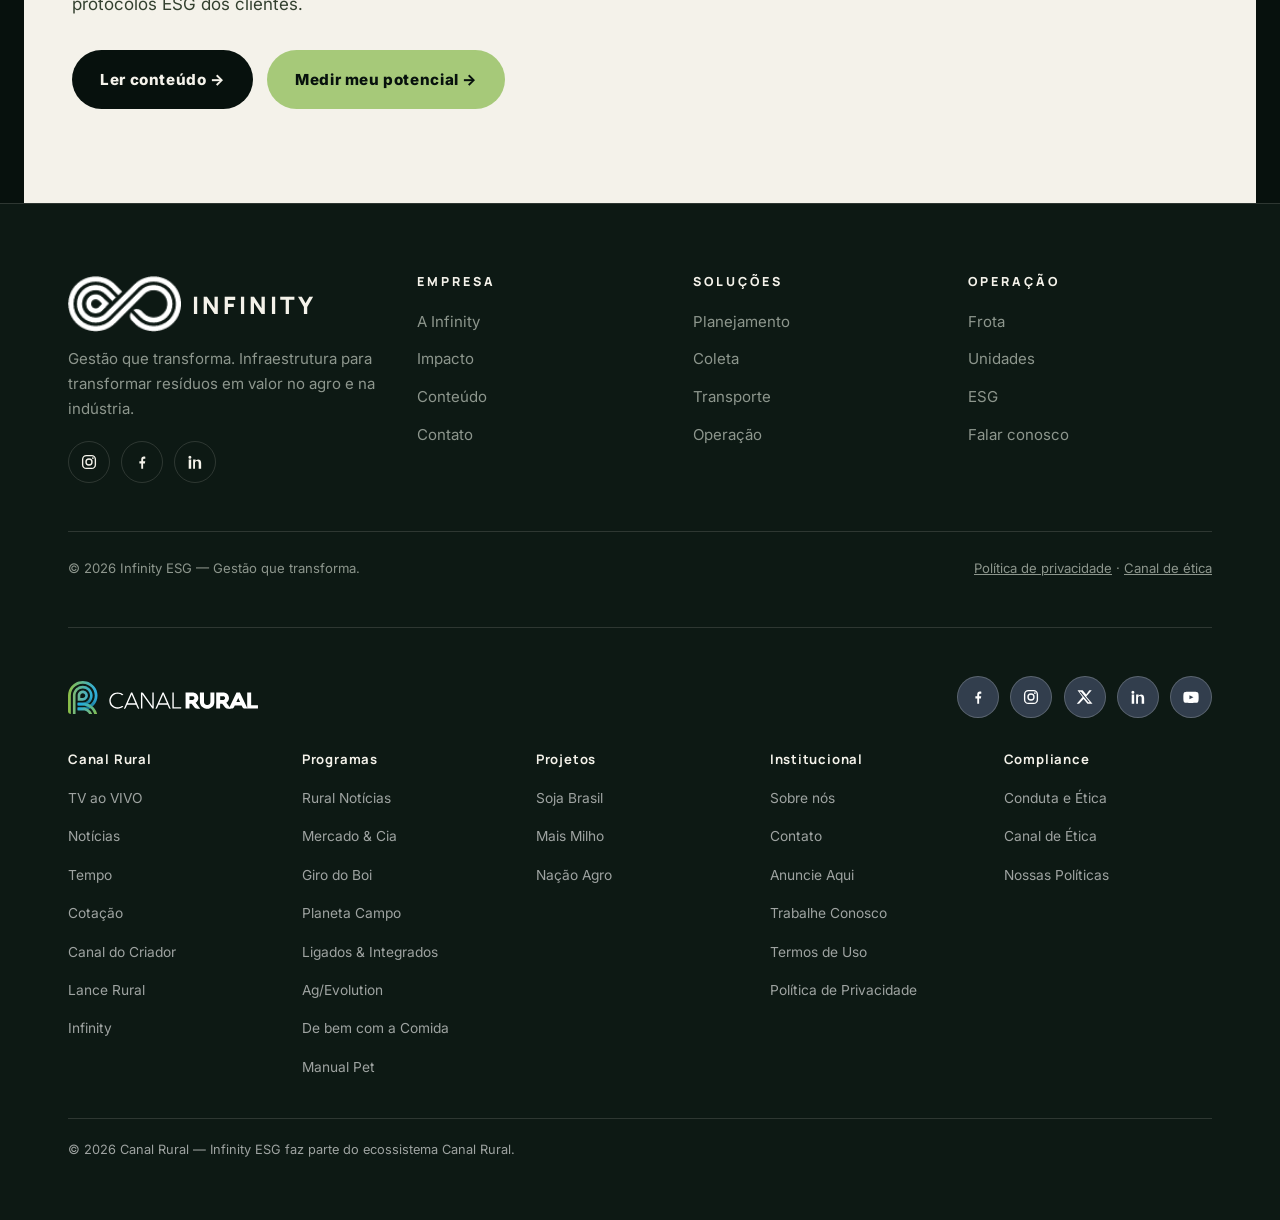
<file: impacto.html>
<!DOCTYPE html>
<!--
  INFINITY ESG — site institucional
  © Thiago Vinicius de Souza Meireles — Todos os direitos reservados.
  Uso, cópia ou redistribuição sem autorização é proibida.
-->
<html lang="pt-BR">
<head>
  <meta charset="UTF-8">
  <meta name="viewport" content="width=device-width, initial-scale=1.0">
  <title>Impacto — O que volta para o mundo | Infinity ESG</title>
  <meta name="description" content="Mais de 6.200 toneladas de resíduos recicladas por ano. ESG como operação: environmental, social e governance conectados à rotina da Infinity.">
  <link rel="canonical" href="https://infinityesg.com.br/impacto">
  <meta property="og:type" content="website">
  <meta property="og:title" content="Impacto Infinity ESG">
  <meta property="og:description" content="6.200+ toneladas recicladas por ano. ESG não é discurso. É operação.">
  <meta property="og:image" content="assets/img/operacao-patio.jpg">
  <meta name="twitter:card" content="summary_large_image">
  <link rel="icon" type="image/png" href="assets/img/marca.png">
  <link rel="preconnect" href="https://fonts.googleapis.com">
  <link rel="preconnect" href="https://fonts.gstatic.com" crossorigin>
  <link href="https://fonts.googleapis.com/css2?family=Inter:wght@400;600;700;800&family=Manrope:wght@500;600;700;800&display=swap" rel="stylesheet">
  <link rel="stylesheet" href="css/style.css">
</head>
<body>
  <a class="skip-link" href="#conteudo">Pular para o conteúdo</a>
  <header class="site-header" data-header>
    <div class="bar">
      <a class="brand" href="index.html" aria-label="Infinity ESG — início"><img class="brand-logo" src="assets/img/infinito.png" alt="Infinity"><span class="brand-word">INFINITY</span></a>
      <nav class="nav-desktop" aria-label="Navegação principal">
        <a href="sobre.html">A Infinity</a>
        <a href="solucoes.html">Soluções</a>
        <a href="operacao.html">Operação</a>
        <a href="impacto.html" aria-current="page">Impacto</a>
        <a href="conteudo.html">Conteúdo</a>
        <a href="contato.html">Contato</a>
      </nav>
      <a class="btn btn-primary header-cta" href="contato.html">Falar com a Infinity</a>
      <button class="burger" data-burger aria-label="Abrir menu" aria-expanded="false"><span></span><span></span><span></span></button>
    </div>
  </header>
  <nav class="mobile-menu" aria-label="Menu móvel">
    <a class="big" href="sobre.html">A Infinity <em>01</em></a>
    <a class="big" href="solucoes.html">Soluções <em>02</em></a>
    <a class="big" href="operacao.html">Operação <em>03</em></a>
    <a class="big" href="impacto.html">Impacto <em>04</em></a>
    <a class="big" href="conteudo.html">Conteúdo <em>05</em></a>
    <a class="big" href="contato.html">Contato <em>06</em></a>
    <p class="foot">Gestão que transforma. Agro · Indústria · Centro-Oeste.</p>
  </nav>
  <main id="conteudo">
    <section class="page-hero"><div class="wrap">
      <p class="kicker">Impacto</p>
      <h1>O que volta para o mundo?</h1>
      <p class="lead">Publicamos aqui apenas dados com fonte confirmada. Sem número inventado: cada indicador desta página tem lastro na operação.</p>
    </div></section>
    <section class="page-body"><div class="wrap">
      <h2>6.200+ toneladas recicladas por ano</h2>
      <p>Madeira, plástico, metal, papel e orgânicos de indústrias e fazendas do Centro-Oeste que voltam ao ciclo produtivo em vez do descarte — com destinação comprovada por documentos.</p>
      <div class="two-col">
        <figure><img src="assets/img/operacao-patio.jpg" alt="Triagem de materiais recicláveis" loading="lazy" decoding="async"></figure>
        <figure><img src="assets/img/reciclagem.jpg" alt="Materiais valorizados prontos para reciclagem" loading="lazy" decoding="async"></figure>
      </div>
      <h2>ESG como operação</h2>
      <h3>Environmental</h3>
      <p>Reciclagem e valorização em vez de descarte, destinação adequada e monitoramento de requisitos e riscos ambientais.</p>
      <h3>Social</h3>
      <p>Cadeia da reciclagem com parceiros locais e rotinas seguras para equipes e comunidades do entorno.</p>
      <h3>Governance</h3>
      <p>Gestão documental e rastreabilidade total — dados prontos para auditorias, certificações e protocolos ESG dos clientes.</p>
      <p style="margin-top:2rem"><a class="btn btn-dark" href="conteudo.html">Ler conteúdo →</a> <a class="btn btn-primary" href="contato.html" style="margin-left:.6rem">Medir meu potencial →</a></p>
    </div></section>
  </main>
  <footer>
    <div class="wrap">
      <div class="foot-grid">
        <div>
          <a class="brand" href="index.html" aria-label="Infinity ESG — início"><img class="brand-logo" src="assets/img/infinito.png" alt="Infinity"><span class="brand-word">INFINITY</span></a>
          <p>Gestão que transforma. Infraestrutura para transformar resíduos em valor no agro e na indústria.</p>
          <div class="social" aria-label="Redes sociais"><a href="https://www.instagram.com/infinityesg/" target="_blank" rel="noopener" aria-label="Instagram"><svg viewBox="0 0 24 24" fill="none" stroke="currentColor" stroke-width="1.8" aria-hidden="true"><rect x="3.5" y="3.5" width="17" height="17" rx="5"/><circle cx="12" cy="12" r="4"/><circle cx="17.2" cy="6.8" r="1.2" fill="currentColor" stroke="none"/></svg></a><a href="https://www.facebook.com/infinityesg/" target="_blank" rel="noopener" aria-label="Facebook"><svg viewBox="0 0 24 24" fill="currentColor" aria-hidden="true"><path d="M13.5 21v-7h2.4l.4-3h-2.8V9.1c0-.9.3-1.5 1.6-1.5h1.3V4.9c-.3 0-1.1-.1-2-.1-2 0-3.4 1.2-3.4 3.5V11H8.5v3H11v7h2.5z"/></svg></a><a href="https://www.linkedin.com/company/infinity-esg" target="_blank" rel="noopener" aria-label="LinkedIn"><svg viewBox="0 0 24 24" fill="currentColor" aria-hidden="true"><path d="M6.9 8.6H3.6V21h3.3V8.6zM5.2 3.5a2 2 0 1 0 0 4 2 2 0 0 0 0-4zM12 13.4c0-1.1.6-2.6 2.5-2.6 1.7 0 2.4 1.2 2.4 2.9V21h3.3v-7.6c0-3.2-1.7-4.7-4-4.7-1.9 0-2.9 1-3.4 1.9V8.6H9.5c0 .9 0 12.4 0 12.4H12v-7.6z"/></svg></a></div>
        </div>
        <nav aria-label="Empresa"><h3>EMPRESA</h3><ul><li><a href="sobre.html">A Infinity</a></li><li><a href="impacto.html">Impacto</a></li><li><a href="conteudo.html">Conteúdo</a></li><li><a href="contato.html">Contato</a></li></ul></nav>
        <nav aria-label="Soluções"><h3>SOLUÇÕES</h3><ul><li><a href="solucoes.html">Planejamento</a></li><li><a href="solucoes.html">Coleta</a></li><li><a href="solucoes.html">Transporte</a></li><li><a href="operacao.html">Operação</a></li></ul></nav>
        <nav aria-label="Operação"><h3>OPERAÇÃO</h3><ul><li><a href="operacao.html">Frota</a></li><li><a href="operacao.html">Unidades</a></li><li><a href="impacto.html">ESG</a></li><li><a href="contato.html">Falar conosco</a></li></ul></nav>
      </div>
      <div class="foot-sign"><span>© <span data-year>2026</span> Infinity ESG — Gestão que transforma.</span><span><a href="contato.html">Política de privacidade</a> · <a href="contato.html">Canal de ética</a></span></div>
      <div class="cr-footer">
        <div class="cr-top">
          <img src="assets/img/canal-rural-logo-footer.svg" alt="Canal Rural" loading="lazy" decoding="async">
          <div class="cr-social" aria-label="Canal Rural nas redes sociais">
            <a href="https://www.facebook.com/canalrural" target="_blank" rel="noopener" aria-label="Facebook"><svg viewBox="0 0 24 24" fill="currentColor" aria-hidden="true"><path d="M13.5 21v-7h2.4l.4-3h-2.8V9.1c0-.9.3-1.5 1.6-1.5h1.3V4.9c-.3 0-1.1-.1-2-.1-2 0-3.4 1.2-3.4 3.5V11H8.5v3H11v7h2.5z"/></svg></a>
            <a href="https://www.instagram.com/canalrural/" target="_blank" rel="noopener" aria-label="Instagram"><svg viewBox="0 0 24 24" fill="none" stroke="currentColor" stroke-width="1.8" aria-hidden="true"><rect x="3.5" y="3.5" width="17" height="17" rx="5"/><circle cx="12" cy="12" r="4"/><circle cx="17.2" cy="6.8" r="1.2" fill="currentColor" stroke="none"/></svg></a>
            <a href="https://twitter.com/canalrural" target="_blank" rel="noopener" aria-label="Twitter"><svg viewBox="0 0 24 24" fill="currentColor" aria-hidden="true"><path d="M17.7 3H21l-7.3 8.3L22 21h-6.7l-5.2-6.2L4.2 21H1l7.8-8.9L2 3h6.9l4.7 5.7 4.1-5.7zm-1.2 16h1.9L6.6 4.9H4.6L16.5 19z"/></svg></a>
            <a href="https://www.linkedin.com/company/canalrural/" target="_blank" rel="noopener" aria-label="LinkedIn"><svg viewBox="0 0 24 24" fill="currentColor" aria-hidden="true"><path d="M6.9 8.6H3.6V21h3.3V8.6zM5.2 3.5a2 2 0 1 0 0 4 2 2 0 0 0 0-4zM12 13.4c0-1.1.6-2.6 2.5-2.6 1.7 0 2.4 1.2 2.4 2.9V21h3.3v-7.6c0-3.2-1.7-4.7-4-4.7-1.9 0-2.9 1-3.4 1.9V8.6H9.5c0 .9 0 12.4 0 12.4H12v-7.6z"/></svg></a>
            <a href="https://www.youtube.com/canalruralbr" target="_blank" rel="noopener" aria-label="YouTube"><svg viewBox="0 0 24 24" fill="currentColor" aria-hidden="true"><path d="M22 8.2s-.2-1.5-.8-2.1c-.8-.8-1.6-.8-2-.9C16.4 5 12 5 12 5s-4.4 0-7.2.2c-.4.1-1.2.1-2 .9C2.2 6.7 2 8.2 2 8.2S1.8 10 1.8 11.7v1.6C1.8 15 2 16.8 2 16.8s.2 1.5.8 2.1c.8.8 1.8.8 2.2.9 1.6.2 7 .2 7 .2s4.4 0 7.2-.2c.4-.1 1.2-.1 2-.9.6-.6.8-2.1.8-2.1s.2-1.8.2-3.5v-1.6C22.2 10 22 8.2 22 8.2zM9.9 14.9V9.7l5.4 2.6-5.4 2.6z"/></svg></a>
          </div>
        </div>
        <div class="cr-cols">
          <nav aria-label="Canal Rural"><h3>Canal Rural</h3><ul>
            <li><a href="https://www.canalrural.com.br/canal-rural-ao-vivo/" target="_blank" rel="noopener">TV ao VIVO</a></li>
            <li><a href="https://www.canalrural.com.br/noticias/" target="_blank" rel="noopener">Notícias</a></li>
            <li><a href="https://tempo.canalrural.com.br/" target="_blank" rel="noopener">Tempo</a></li>
            <li><a href="https://www.canalrural.com.br/cotacao/soja/" target="_blank" rel="noopener">Cotação</a></li>
            <li><a href="https://www.canaldocriador.com.br/" target="_blank" rel="noopener">Canal do Criador</a></li>
            <li><a href="https://www.lancerural.com.br/" target="_blank" rel="noopener">Lance Rural</a></li>
            <li><a href="index.html">Infinity</a></li>
          </ul></nav>
          <nav aria-label="Programas"><h3>Programas</h3><ul>
            <li><a href="https://www.canalrural.com.br/programacao/rural-noticias/" target="_blank" rel="noopener">Rural Notícias</a></li>
            <li><a href="https://www.canalrural.com.br/programacao/mercado-companhia/" target="_blank" rel="noopener">Mercado &amp; Cia</a></li>
            <li><a href="https://www.girodoboi.com.br/" target="_blank" rel="noopener">Giro do Boi</a></li>
            <li><a href="https://www.planetacampo.com.br/" target="_blank" rel="noopener">Planeta Campo</a></li>
            <li><a href="https://www.canalrural.com.br/ligados-e-integrados/" target="_blank" rel="noopener">Ligados &amp; Integrados</a></li>
            <li><a href="https://agevolution.canalrural.com.br/" target="_blank" rel="noopener">Ag/Evolution</a></li>
            <li><a href="https://www.debemcomacomida.com.br/" target="_blank" rel="noopener">De bem com a Comida</a></li>
            <li><a href="https://www.manualpet.com/" target="_blank" rel="noopener">Manual Pet</a></li>
          </ul></nav>
          <nav aria-label="Projetos"><h3>Projetos</h3><ul>
            <li><a href="https://www.canalrural.com.br/projeto-soja-brasil/" target="_blank" rel="noopener">Soja Brasil</a></li>
            <li><a href="https://www.canalrural.com.br/sites-e-especiais/mais-milho/" target="_blank" rel="noopener">Mais Milho</a></li>
            <li><a href="https://www.nacaoagro.com.br/" target="_blank" rel="noopener">Nação Agro</a></li>
          </ul></nav>
          <nav aria-label="Institucional"><h3>Institucional</h3><ul>
            <li><a href="https://www.canalrural.com.br/institucional/" target="_blank" rel="noopener">Sobre nós</a></li>
            <li><a href="https://www.canalrural.com.br/contato/" target="_blank" rel="noopener">Contato</a></li>
            <li><a href="https://www.canalrural.com.br/anuncie-aqui/" target="_blank" rel="noopener">Anuncie Aqui</a></li>
            <li><a href="https://www.canalrural.com.br/trabalhe-conosco/" target="_blank" rel="noopener">Trabalhe Conosco</a></li>
            <li><a href="https://www.canalrural.com.br/termos-de-uso/" target="_blank" rel="noopener">Termos de Uso</a></li>
            <li><a href="https://www.canalrural.com.br/politica-de-privacidade/" target="_blank" rel="noopener">Política de Privacidade</a></li>
          </ul></nav>
          <nav aria-label="Compliance"><h3>Compliance</h3><ul>
            <li><a href="https://imagens-cdn.canalrural.com.br/wp-content/uploads/codigo_etica_e_conduta_cr.pdf" target="_blank" rel="noopener">Conduta e Ética</a></li>
            <li><a href="https://www.canalrural.com.br/canal-de-etica/" target="_blank" rel="noopener">Canal de Ética</a></li>
            <li><a href="https://www.canalrural.com.br/nossas-politicas/" target="_blank" rel="noopener">Nossas Políticas</a></li>
          </ul></nav>
        </div>
        <p class="cr-copy">© <span data-year>2026</span> Canal Rural — Infinity ESG faz parte do ecossistema Canal Rural.</p>
      </div>
    </div>
  </footer>
  <script src="js/main.js" defer></script>
</body>
</html>
</file>
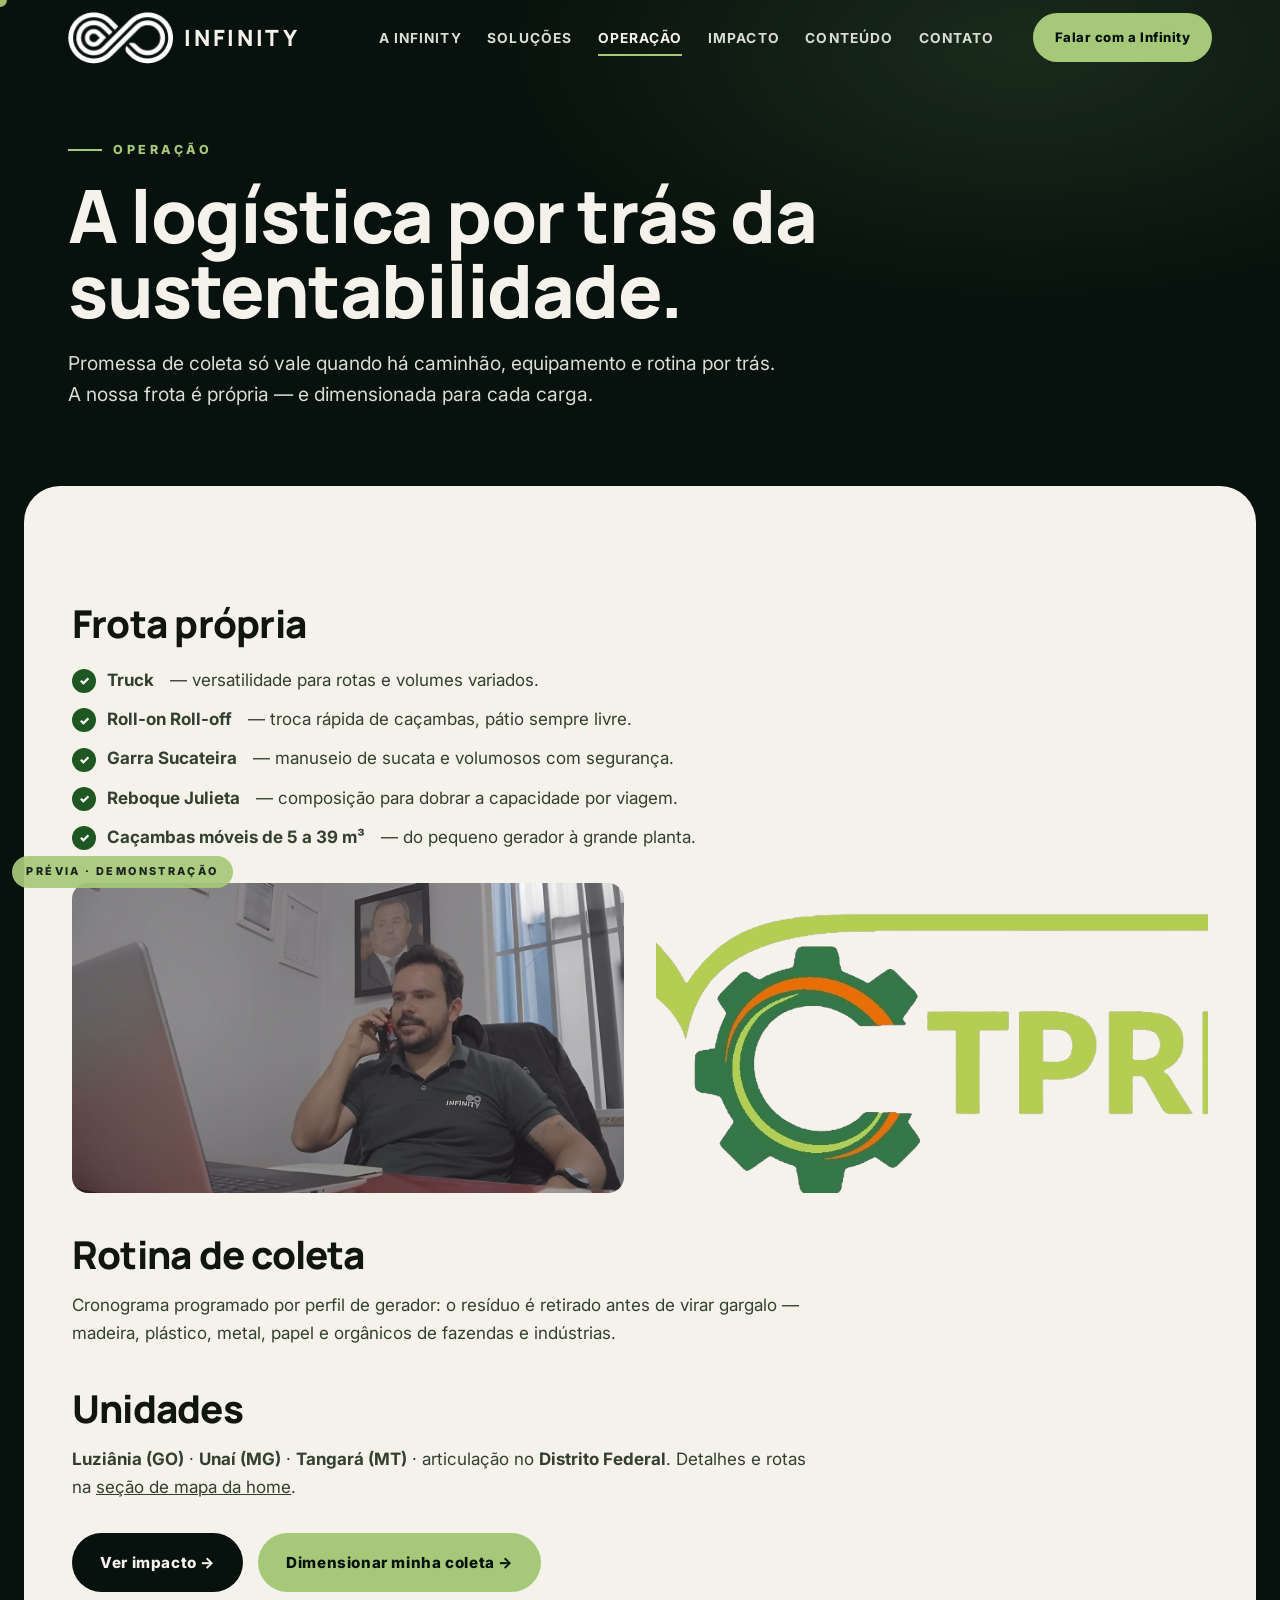
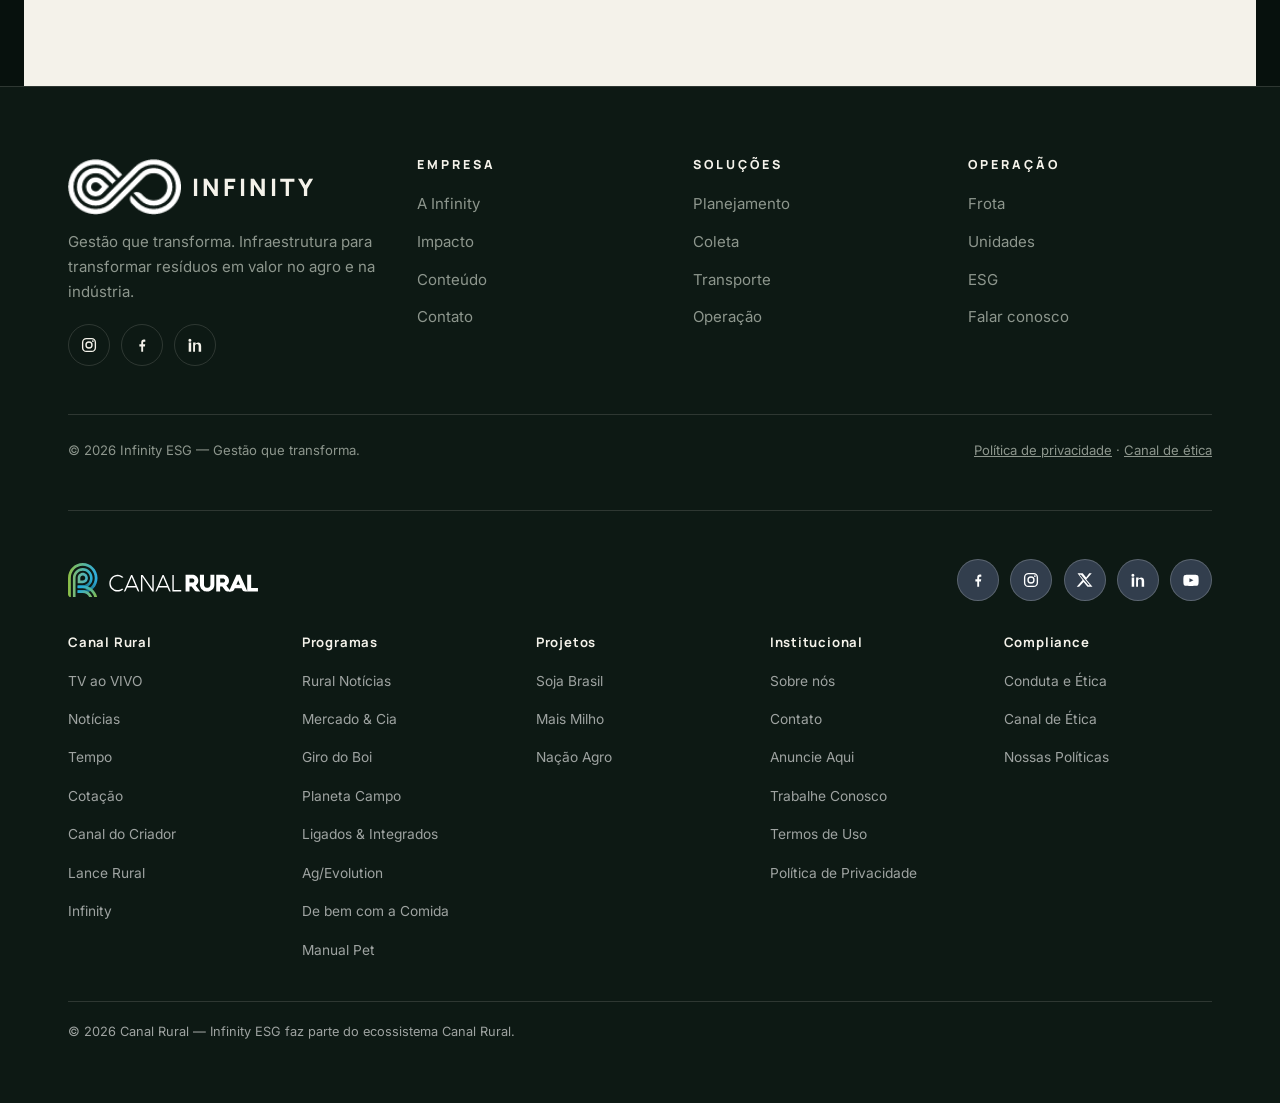
<file: operacao.html>
<!DOCTYPE html>
<!--
  INFINITY ESG — site institucional
  © Thiago Vinicius de Souza Meireles — Todos os direitos reservados.
  Uso, cópia ou redistribuição sem autorização é proibida.
-->
<html lang="pt-BR">
<head>
  <meta charset="UTF-8">
  <meta name="viewport" content="width=device-width, initial-scale=1.0">
  <title>Operação — A logística por trás da sustentabilidade | Infinity ESG</title>
  <meta name="description" content="Frota própria — Truck, Roll-on Roll-off, Garra Sucateira, Reboque Julieta e caçambas de 5 a 39 m³ — e unidades em GO, MG, MT e DF.">
  <link rel="canonical" href="https://infinityesg.com.br/operacao">
  <meta property="og:type" content="website">
  <meta property="og:title" content="Operação Infinity ESG">
  <meta property="og:description" content="Escala, força e precisão na coleta e no transporte de resíduos.">
  <meta property="og:image" content="assets/img/frota-truck.jpg">
  <meta name="twitter:card" content="summary_large_image">
  <link rel="icon" type="image/png" href="assets/img/marca.png">
  <link rel="preconnect" href="https://fonts.googleapis.com">
  <link rel="preconnect" href="https://fonts.gstatic.com" crossorigin>
  <link href="https://fonts.googleapis.com/css2?family=Inter:wght@400;600;700;800&family=Manrope:wght@500;600;700;800&display=swap" rel="stylesheet">
  <link rel="stylesheet" href="css/style.css">
</head>
<body>
  <a class="skip-link" href="#conteudo">Pular para o conteúdo</a>
  <header class="site-header" data-header>
    <div class="bar">
      <a class="brand" href="index.html" aria-label="Infinity ESG — início"><img class="brand-logo" src="assets/img/infinito.png" alt="Infinity"><span class="brand-word">INFINITY</span></a>
      <nav class="nav-desktop" aria-label="Navegação principal">
        <a href="sobre.html">A Infinity</a>
        <a href="solucoes.html">Soluções</a>
        <a href="operacao.html" aria-current="page">Operação</a>
        <a href="impacto.html">Impacto</a>
        <a href="conteudo.html">Conteúdo</a>
        <a href="contato.html">Contato</a>
      </nav>
      <a class="btn btn-primary header-cta" href="contato.html">Falar com a Infinity</a>
      <button class="burger" data-burger aria-label="Abrir menu" aria-expanded="false"><span></span><span></span><span></span></button>
    </div>
  </header>
  <nav class="mobile-menu" aria-label="Menu móvel">
    <a class="big" href="sobre.html">A Infinity <em>01</em></a>
    <a class="big" href="solucoes.html">Soluções <em>02</em></a>
    <a class="big" href="operacao.html">Operação <em>03</em></a>
    <a class="big" href="impacto.html">Impacto <em>04</em></a>
    <a class="big" href="conteudo.html">Conteúdo <em>05</em></a>
    <a class="big" href="contato.html">Contato <em>06</em></a>
    <p class="foot">Gestão que transforma. Agro · Indústria · Centro-Oeste.</p>
  </nav>
  <main id="conteudo">
    <section class="page-hero"><div class="wrap">
      <p class="kicker">Operação</p>
      <h1>A logística por trás da sustentabilidade.</h1>
      <p class="lead">Promessa de coleta só vale quando há caminhão, equipamento e rotina por trás. A nossa frota é própria — e dimensionada para cada carga.</p>
    </div></section>
    <section class="page-body"><div class="wrap">
      <h2>Frota própria</h2>
      <ul class="checks">
        <li><strong>Truck</strong>&nbsp;— versatilidade para rotas e volumes variados.</li>
        <li><strong>Roll-on Roll-off</strong>&nbsp;— troca rápida de caçambas, pátio sempre livre.</li>
        <li><strong>Garra Sucateira</strong>&nbsp;— manuseio de sucata e volumosos com segurança.</li>
        <li><strong>Reboque Julieta</strong>&nbsp;— composição para dobrar a capacidade por viagem.</li>
        <li><strong>Caçambas móveis de 5 a 39 m³</strong>&nbsp;— do pequeno gerador à grande planta.</li>
      </ul>
      <div class="two-col">
        <figure><img src="assets/img/frota-truck.jpg" alt="Caminhão da frota Infinity" loading="lazy" decoding="async"></figure>
        <figure><img src="assets/img/frota-operacao.png" alt="Equipamentos em operação no pátio" loading="lazy" decoding="async"></figure>
      </div>
      <h2>Rotina de coleta</h2>
      <p>Cronograma programado por perfil de gerador: o resíduo é retirado antes de virar gargalo — madeira, plástico, metal, papel e orgânicos de fazendas e indústrias.</p>
      <h2>Unidades</h2>
      <p><strong>Luziânia (GO)</strong> · <strong>Unaí (MG)</strong> · <strong>Tangará (MT)</strong> · articulação no <strong>Distrito Federal</strong>. Detalhes e rotas na <a href="index.html#t-mapa">seção de mapa da home</a>.</p>
      <p style="margin-top:2rem"><a class="btn btn-dark" href="impacto.html">Ver impacto →</a> <a class="btn btn-primary" href="contato.html" style="margin-left:.6rem">Dimensionar minha coleta →</a></p>
    </div></section>
  </main>
  <footer>
    <div class="wrap">
      <div class="foot-grid">
        <div>
          <a class="brand" href="index.html" aria-label="Infinity ESG — início"><img class="brand-logo" src="assets/img/infinito.png" alt="Infinity"><span class="brand-word">INFINITY</span></a>
          <p>Gestão que transforma. Infraestrutura para transformar resíduos em valor no agro e na indústria.</p>
          <div class="social" aria-label="Redes sociais"><a href="https://www.instagram.com/infinityesg/" target="_blank" rel="noopener" aria-label="Instagram"><svg viewBox="0 0 24 24" fill="none" stroke="currentColor" stroke-width="1.8" aria-hidden="true"><rect x="3.5" y="3.5" width="17" height="17" rx="5"/><circle cx="12" cy="12" r="4"/><circle cx="17.2" cy="6.8" r="1.2" fill="currentColor" stroke="none"/></svg></a><a href="https://www.facebook.com/infinityesg/" target="_blank" rel="noopener" aria-label="Facebook"><svg viewBox="0 0 24 24" fill="currentColor" aria-hidden="true"><path d="M13.5 21v-7h2.4l.4-3h-2.8V9.1c0-.9.3-1.5 1.6-1.5h1.3V4.9c-.3 0-1.1-.1-2-.1-2 0-3.4 1.2-3.4 3.5V11H8.5v3H11v7h2.5z"/></svg></a><a href="https://www.linkedin.com/company/infinity-esg" target="_blank" rel="noopener" aria-label="LinkedIn"><svg viewBox="0 0 24 24" fill="currentColor" aria-hidden="true"><path d="M6.9 8.6H3.6V21h3.3V8.6zM5.2 3.5a2 2 0 1 0 0 4 2 2 0 0 0 0-4zM12 13.4c0-1.1.6-2.6 2.5-2.6 1.7 0 2.4 1.2 2.4 2.9V21h3.3v-7.6c0-3.2-1.7-4.7-4-4.7-1.9 0-2.9 1-3.4 1.9V8.6H9.5c0 .9 0 12.4 0 12.4H12v-7.6z"/></svg></a></div>
        </div>
        <nav aria-label="Empresa"><h3>EMPRESA</h3><ul><li><a href="sobre.html">A Infinity</a></li><li><a href="impacto.html">Impacto</a></li><li><a href="conteudo.html">Conteúdo</a></li><li><a href="contato.html">Contato</a></li></ul></nav>
        <nav aria-label="Soluções"><h3>SOLUÇÕES</h3><ul><li><a href="solucoes.html">Planejamento</a></li><li><a href="solucoes.html">Coleta</a></li><li><a href="solucoes.html">Transporte</a></li><li><a href="operacao.html">Operação</a></li></ul></nav>
        <nav aria-label="Operação"><h3>OPERAÇÃO</h3><ul><li><a href="operacao.html">Frota</a></li><li><a href="operacao.html">Unidades</a></li><li><a href="impacto.html">ESG</a></li><li><a href="contato.html">Falar conosco</a></li></ul></nav>
      </div>
      <div class="foot-sign"><span>© <span data-year>2026</span> Infinity ESG — Gestão que transforma.</span><span><a href="contato.html">Política de privacidade</a> · <a href="contato.html">Canal de ética</a></span></div>
      <div class="cr-footer">
        <div class="cr-top">
          <img src="assets/img/canal-rural-logo-footer.svg" alt="Canal Rural" loading="lazy" decoding="async">
          <div class="cr-social" aria-label="Canal Rural nas redes sociais">
            <a href="https://www.facebook.com/canalrural" target="_blank" rel="noopener" aria-label="Facebook"><svg viewBox="0 0 24 24" fill="currentColor" aria-hidden="true"><path d="M13.5 21v-7h2.4l.4-3h-2.8V9.1c0-.9.3-1.5 1.6-1.5h1.3V4.9c-.3 0-1.1-.1-2-.1-2 0-3.4 1.2-3.4 3.5V11H8.5v3H11v7h2.5z"/></svg></a>
            <a href="https://www.instagram.com/canalrural/" target="_blank" rel="noopener" aria-label="Instagram"><svg viewBox="0 0 24 24" fill="none" stroke="currentColor" stroke-width="1.8" aria-hidden="true"><rect x="3.5" y="3.5" width="17" height="17" rx="5"/><circle cx="12" cy="12" r="4"/><circle cx="17.2" cy="6.8" r="1.2" fill="currentColor" stroke="none"/></svg></a>
            <a href="https://twitter.com/canalrural" target="_blank" rel="noopener" aria-label="Twitter"><svg viewBox="0 0 24 24" fill="currentColor" aria-hidden="true"><path d="M17.7 3H21l-7.3 8.3L22 21h-6.7l-5.2-6.2L4.2 21H1l7.8-8.9L2 3h6.9l4.7 5.7 4.1-5.7zm-1.2 16h1.9L6.6 4.9H4.6L16.5 19z"/></svg></a>
            <a href="https://www.linkedin.com/company/canalrural/" target="_blank" rel="noopener" aria-label="LinkedIn"><svg viewBox="0 0 24 24" fill="currentColor" aria-hidden="true"><path d="M6.9 8.6H3.6V21h3.3V8.6zM5.2 3.5a2 2 0 1 0 0 4 2 2 0 0 0 0-4zM12 13.4c0-1.1.6-2.6 2.5-2.6 1.7 0 2.4 1.2 2.4 2.9V21h3.3v-7.6c0-3.2-1.7-4.7-4-4.7-1.9 0-2.9 1-3.4 1.9V8.6H9.5c0 .9 0 12.4 0 12.4H12v-7.6z"/></svg></a>
            <a href="https://www.youtube.com/canalruralbr" target="_blank" rel="noopener" aria-label="YouTube"><svg viewBox="0 0 24 24" fill="currentColor" aria-hidden="true"><path d="M22 8.2s-.2-1.5-.8-2.1c-.8-.8-1.6-.8-2-.9C16.4 5 12 5 12 5s-4.4 0-7.2.2c-.4.1-1.2.1-2 .9C2.2 6.7 2 8.2 2 8.2S1.8 10 1.8 11.7v1.6C1.8 15 2 16.8 2 16.8s.2 1.5.8 2.1c.8.8 1.8.8 2.2.9 1.6.2 7 .2 7 .2s4.4 0 7.2-.2c.4-.1 1.2-.1 2-.9.6-.6.8-2.1.8-2.1s.2-1.8.2-3.5v-1.6C22.2 10 22 8.2 22 8.2zM9.9 14.9V9.7l5.4 2.6-5.4 2.6z"/></svg></a>
          </div>
        </div>
        <div class="cr-cols">
          <nav aria-label="Canal Rural"><h3>Canal Rural</h3><ul>
            <li><a href="https://www.canalrural.com.br/canal-rural-ao-vivo/" target="_blank" rel="noopener">TV ao VIVO</a></li>
            <li><a href="https://www.canalrural.com.br/noticias/" target="_blank" rel="noopener">Notícias</a></li>
            <li><a href="https://tempo.canalrural.com.br/" target="_blank" rel="noopener">Tempo</a></li>
            <li><a href="https://www.canalrural.com.br/cotacao/soja/" target="_blank" rel="noopener">Cotação</a></li>
            <li><a href="https://www.canaldocriador.com.br/" target="_blank" rel="noopener">Canal do Criador</a></li>
            <li><a href="https://www.lancerural.com.br/" target="_blank" rel="noopener">Lance Rural</a></li>
            <li><a href="index.html">Infinity</a></li>
          </ul></nav>
          <nav aria-label="Programas"><h3>Programas</h3><ul>
            <li><a href="https://www.canalrural.com.br/programacao/rural-noticias/" target="_blank" rel="noopener">Rural Notícias</a></li>
            <li><a href="https://www.canalrural.com.br/programacao/mercado-companhia/" target="_blank" rel="noopener">Mercado &amp; Cia</a></li>
            <li><a href="https://www.girodoboi.com.br/" target="_blank" rel="noopener">Giro do Boi</a></li>
            <li><a href="https://www.planetacampo.com.br/" target="_blank" rel="noopener">Planeta Campo</a></li>
            <li><a href="https://www.canalrural.com.br/ligados-e-integrados/" target="_blank" rel="noopener">Ligados &amp; Integrados</a></li>
            <li><a href="https://agevolution.canalrural.com.br/" target="_blank" rel="noopener">Ag/Evolution</a></li>
            <li><a href="https://www.debemcomacomida.com.br/" target="_blank" rel="noopener">De bem com a Comida</a></li>
            <li><a href="https://www.manualpet.com/" target="_blank" rel="noopener">Manual Pet</a></li>
          </ul></nav>
          <nav aria-label="Projetos"><h3>Projetos</h3><ul>
            <li><a href="https://www.canalrural.com.br/projeto-soja-brasil/" target="_blank" rel="noopener">Soja Brasil</a></li>
            <li><a href="https://www.canalrural.com.br/sites-e-especiais/mais-milho/" target="_blank" rel="noopener">Mais Milho</a></li>
            <li><a href="https://www.nacaoagro.com.br/" target="_blank" rel="noopener">Nação Agro</a></li>
          </ul></nav>
          <nav aria-label="Institucional"><h3>Institucional</h3><ul>
            <li><a href="https://www.canalrural.com.br/institucional/" target="_blank" rel="noopener">Sobre nós</a></li>
            <li><a href="https://www.canalrural.com.br/contato/" target="_blank" rel="noopener">Contato</a></li>
            <li><a href="https://www.canalrural.com.br/anuncie-aqui/" target="_blank" rel="noopener">Anuncie Aqui</a></li>
            <li><a href="https://www.canalrural.com.br/trabalhe-conosco/" target="_blank" rel="noopener">Trabalhe Conosco</a></li>
            <li><a href="https://www.canalrural.com.br/termos-de-uso/" target="_blank" rel="noopener">Termos de Uso</a></li>
            <li><a href="https://www.canalrural.com.br/politica-de-privacidade/" target="_blank" rel="noopener">Política de Privacidade</a></li>
          </ul></nav>
          <nav aria-label="Compliance"><h3>Compliance</h3><ul>
            <li><a href="https://imagens-cdn.canalrural.com.br/wp-content/uploads/codigo_etica_e_conduta_cr.pdf" target="_blank" rel="noopener">Conduta e Ética</a></li>
            <li><a href="https://www.canalrural.com.br/canal-de-etica/" target="_blank" rel="noopener">Canal de Ética</a></li>
            <li><a href="https://www.canalrural.com.br/nossas-politicas/" target="_blank" rel="noopener">Nossas Políticas</a></li>
          </ul></nav>
        </div>
        <p class="cr-copy">© <span data-year>2026</span> Canal Rural — Infinity ESG faz parte do ecossistema Canal Rural.</p>
      </div>
    </div>
  </footer>
  <script src="js/main.js" defer></script>
</body>
</html>
</file>
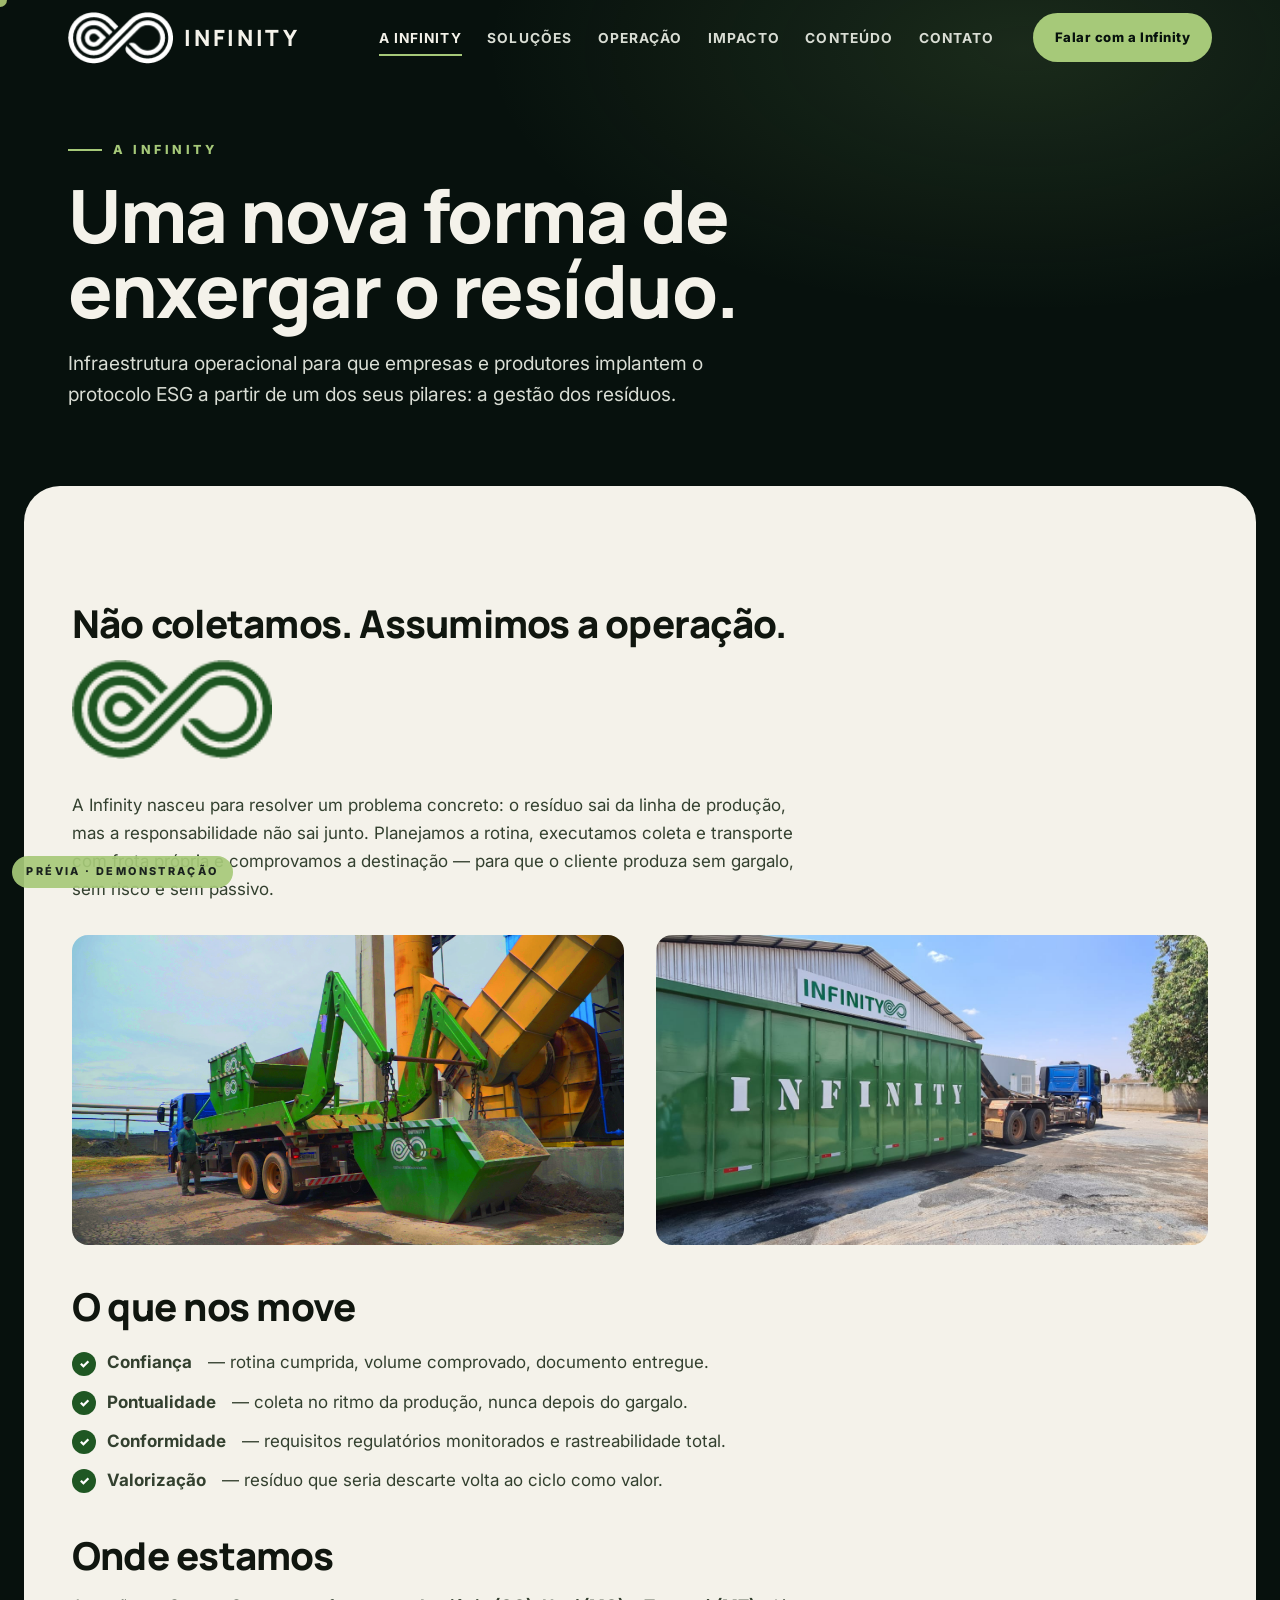
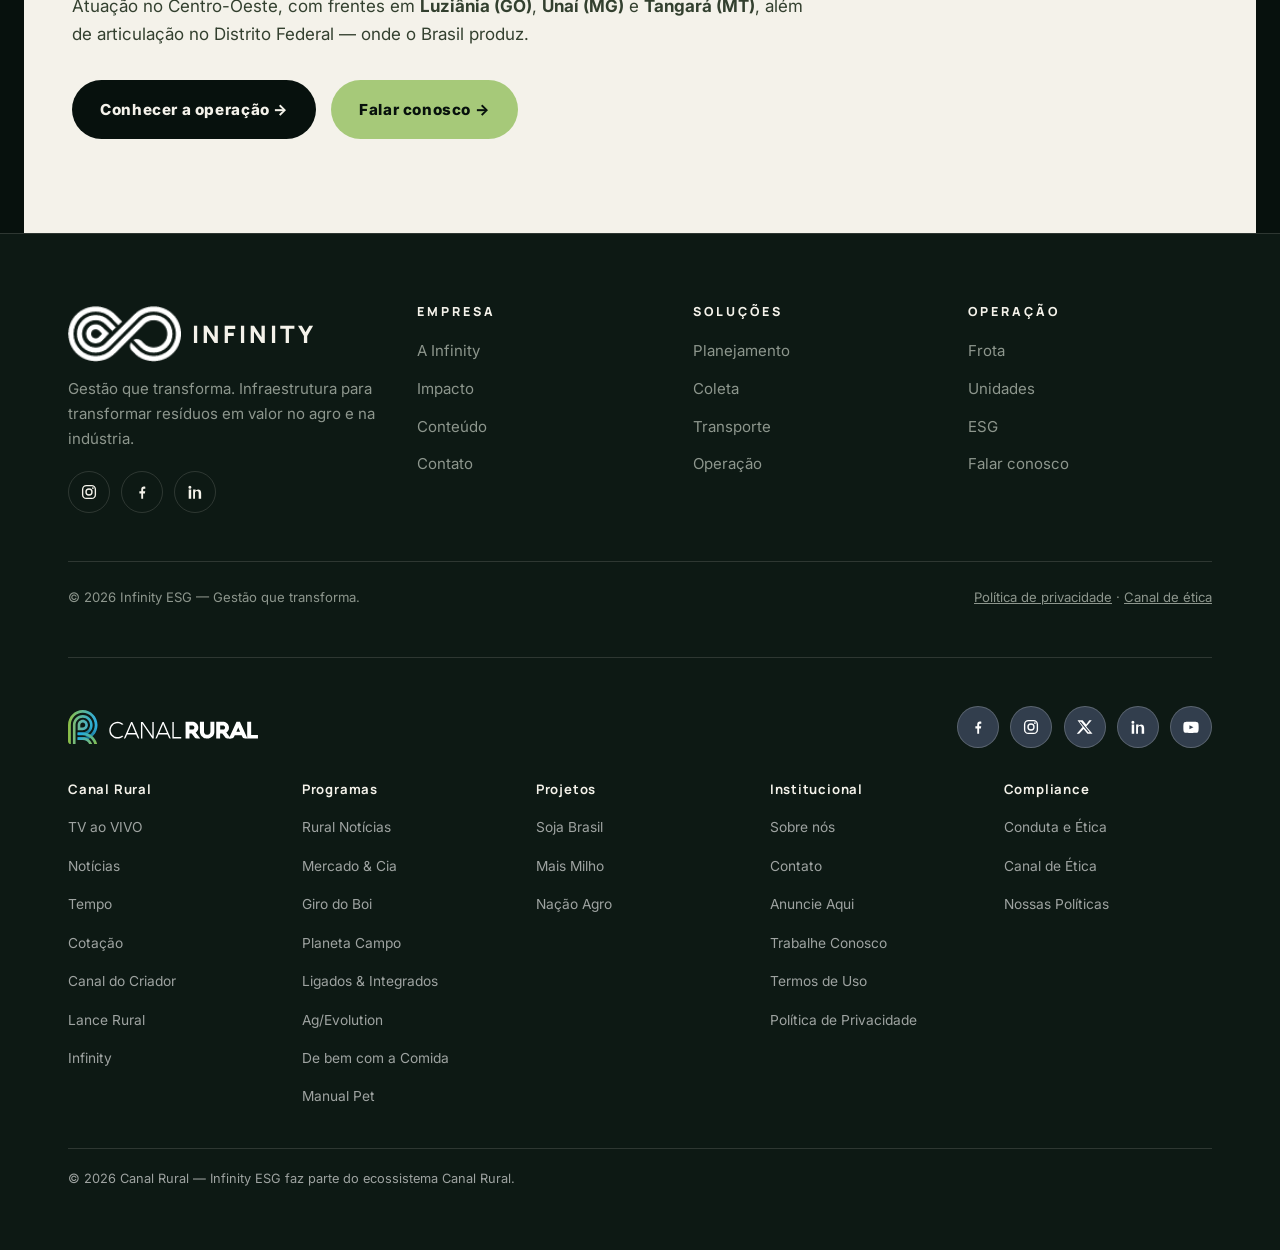
<file: sobre.html>
<!DOCTYPE html>
<!--
  INFINITY ESG — site institucional
  © Thiago Vinicius de Souza Meireles — Todos os direitos reservados.
  Uso, cópia ou redistribuição sem autorização é proibida.
-->
<html lang="pt-BR">
<head>
  <meta charset="UTF-8">
  <meta name="viewport" content="width=device-width, initial-scale=1.0">
  <title>A Infinity — Uma nova forma de enxergar o resíduo | Infinity ESG</title>
  <meta name="description" content="A Infinity ESG atua como parceira operacional de empresas e produtores: planejamento, coleta, transporte com frota própria e destinação comprovada no Centro-Oeste.">
  <link rel="canonical" href="https://infinityesg.com.br/sobre">
  <meta property="og:type" content="website">
  <meta property="og:title" content="A Infinity — Uma nova forma de enxergar o resíduo">
  <meta property="og:description" content="Parceira operacional do agro e da indústria na gestão completa de resíduos.">
  <meta property="og:image" content="assets/img/infinity-operacao.jpg">
  <meta name="twitter:card" content="summary_large_image">
  <link rel="icon" type="image/png" href="assets/img/marca.png">
  <link rel="preconnect" href="https://fonts.googleapis.com">
  <link rel="preconnect" href="https://fonts.gstatic.com" crossorigin>
  <link href="https://fonts.googleapis.com/css2?family=Inter:wght@400;600;700;800&family=Manrope:wght@500;600;700;800&display=swap" rel="stylesheet">
  <link rel="stylesheet" href="css/style.css">
  <script type="application/ld+json">{"@context":"https://schema.org","@type":"Organization","name":"Infinity ESG","url":"https://infinityesg.com.br/"}</script>
</head>
<body>
  <a class="skip-link" href="#conteudo">Pular para o conteúdo</a>
  <header class="site-header" data-header>
    <div class="bar">
      <a class="brand" href="index.html" aria-label="Infinity ESG — início"><img class="brand-logo" src="assets/img/infinito.png" alt="Infinity"><span class="brand-word">INFINITY</span></a>
      <nav class="nav-desktop" aria-label="Navegação principal">
        <a href="sobre.html" aria-current="page">A Infinity</a>
        <a href="solucoes.html">Soluções</a>
        <a href="operacao.html">Operação</a>
        <a href="impacto.html">Impacto</a>
        <a href="conteudo.html">Conteúdo</a>
        <a href="contato.html">Contato</a>
      </nav>
      <a class="btn btn-primary header-cta" href="contato.html">Falar com a Infinity</a>
      <button class="burger" data-burger aria-label="Abrir menu" aria-expanded="false"><span></span><span></span><span></span></button>
    </div>
  </header>
  <nav class="mobile-menu" aria-label="Menu móvel">
    <a class="big" href="sobre.html">A Infinity <em>01</em></a>
    <a class="big" href="solucoes.html">Soluções <em>02</em></a>
    <a class="big" href="operacao.html">Operação <em>03</em></a>
    <a class="big" href="impacto.html">Impacto <em>04</em></a>
    <a class="big" href="conteudo.html">Conteúdo <em>05</em></a>
    <a class="big" href="contato.html">Contato <em>06</em></a>
    <p class="foot">Gestão que transforma. Agro · Indústria · Centro-Oeste.</p>
  </nav>
  <main id="conteudo">
    <section class="page-hero"><div class="wrap">
      <p class="kicker">A Infinity</p>
      <h1>Uma nova forma de enxergar o resíduo.</h1>
      <p class="lead">Infraestrutura operacional para que empresas e produtores implantem o protocolo ESG a partir de um dos seus pilares: a gestão dos resíduos.</p>
    </div></section>
    <section class="page-body"><div class="wrap">
      <h2>Não coletamos. Assumimos a operação.</h2>
      <figure style="margin:0 0 2rem"><img class="logo-full" src="assets/img/infinito.png" alt="Símbolo Infinity" loading="lazy" decoding="async"></figure>
      <p>A Infinity nasceu para resolver um problema concreto: o resíduo sai da linha de produção, mas a responsabilidade não sai junto. Planejamos a rotina, executamos coleta e transporte com frota própria e comprovamos a destinação — para que o cliente produza sem gargalo, sem risco e sem passivo.</p>
      <div class="two-col">
        <figure><img src="assets/img/infinity-operacao.jpg" alt="Operação da Infinity em pátio de triagem" loading="lazy" decoding="async"></figure>
        <figure><img src="assets/img/coleta-campo.jpg" alt="Coleta em propriedade rural no Centro-Oeste" loading="lazy" decoding="async"></figure>
      </div>
      <h2>O que nos move</h2>
      <ul class="checks">
        <li><strong>Confiança</strong>&nbsp;— rotina cumprida, volume comprovado, documento entregue.</li>
        <li><strong>Pontualidade</strong>&nbsp;— coleta no ritmo da produção, nunca depois do gargalo.</li>
        <li><strong>Conformidade</strong>&nbsp;— requisitos regulatórios monitorados e rastreabilidade total.</li>
        <li><strong>Valorização</strong>&nbsp;— resíduo que seria descarte volta ao ciclo como valor.</li>
      </ul>
      <h2>Onde estamos</h2>
      <p>Atuação no Centro-Oeste, com frentes em <strong>Luziânia (GO)</strong>, <strong>Unaí (MG)</strong> e <strong>Tangará (MT)</strong>, além de articulação no Distrito Federal — onde o Brasil produz.</p>
      <p style="margin-top:2rem"><a class="btn btn-dark" href="operacao.html">Conhecer a operação →</a> <a class="btn btn-primary" href="contato.html" style="margin-left:.6rem">Falar conosco →</a></p>
    </div></section>
  </main>
  <footer>
    <div class="wrap">
      <div class="foot-grid">
        <div>
          <a class="brand" href="index.html" aria-label="Infinity ESG — início"><img class="brand-logo" src="assets/img/infinito.png" alt="Infinity"><span class="brand-word">INFINITY</span></a>
          <p>Gestão que transforma. Infraestrutura para transformar resíduos em valor no agro e na indústria.</p>
          <div class="social" aria-label="Redes sociais"><a href="https://www.instagram.com/infinityesg/" target="_blank" rel="noopener" aria-label="Instagram"><svg viewBox="0 0 24 24" fill="none" stroke="currentColor" stroke-width="1.8" aria-hidden="true"><rect x="3.5" y="3.5" width="17" height="17" rx="5"/><circle cx="12" cy="12" r="4"/><circle cx="17.2" cy="6.8" r="1.2" fill="currentColor" stroke="none"/></svg></a><a href="https://www.facebook.com/infinityesg/" target="_blank" rel="noopener" aria-label="Facebook"><svg viewBox="0 0 24 24" fill="currentColor" aria-hidden="true"><path d="M13.5 21v-7h2.4l.4-3h-2.8V9.1c0-.9.3-1.5 1.6-1.5h1.3V4.9c-.3 0-1.1-.1-2-.1-2 0-3.4 1.2-3.4 3.5V11H8.5v3H11v7h2.5z"/></svg></a><a href="https://www.linkedin.com/company/infinity-esg" target="_blank" rel="noopener" aria-label="LinkedIn"><svg viewBox="0 0 24 24" fill="currentColor" aria-hidden="true"><path d="M6.9 8.6H3.6V21h3.3V8.6zM5.2 3.5a2 2 0 1 0 0 4 2 2 0 0 0 0-4zM12 13.4c0-1.1.6-2.6 2.5-2.6 1.7 0 2.4 1.2 2.4 2.9V21h3.3v-7.6c0-3.2-1.7-4.7-4-4.7-1.9 0-2.9 1-3.4 1.9V8.6H9.5c0 .9 0 12.4 0 12.4H12v-7.6z"/></svg></a></div>
        </div>
        <nav aria-label="Empresa"><h3>EMPRESA</h3><ul><li><a href="sobre.html">A Infinity</a></li><li><a href="impacto.html">Impacto</a></li><li><a href="conteudo.html">Conteúdo</a></li><li><a href="contato.html">Contato</a></li></ul></nav>
        <nav aria-label="Soluções"><h3>SOLUÇÕES</h3><ul><li><a href="solucoes.html">Planejamento</a></li><li><a href="solucoes.html">Coleta</a></li><li><a href="solucoes.html">Transporte</a></li><li><a href="operacao.html">Operação</a></li></ul></nav>
        <nav aria-label="Operação"><h3>OPERAÇÃO</h3><ul><li><a href="operacao.html">Frota</a></li><li><a href="operacao.html">Unidades</a></li><li><a href="impacto.html">ESG</a></li><li><a href="contato.html">Falar conosco</a></li></ul></nav>
      </div>
      <div class="foot-sign"><span>© <span data-year>2026</span> Infinity ESG — Gestão que transforma.</span><span><a href="contato.html">Política de privacidade</a> · <a href="contato.html">Canal de ética</a></span></div>
      <div class="cr-footer">
        <div class="cr-top">
          <img src="assets/img/canal-rural-logo-footer.svg" alt="Canal Rural" loading="lazy" decoding="async">
          <div class="cr-social" aria-label="Canal Rural nas redes sociais">
            <a href="https://www.facebook.com/canalrural" target="_blank" rel="noopener" aria-label="Facebook"><svg viewBox="0 0 24 24" fill="currentColor" aria-hidden="true"><path d="M13.5 21v-7h2.4l.4-3h-2.8V9.1c0-.9.3-1.5 1.6-1.5h1.3V4.9c-.3 0-1.1-.1-2-.1-2 0-3.4 1.2-3.4 3.5V11H8.5v3H11v7h2.5z"/></svg></a>
            <a href="https://www.instagram.com/canalrural/" target="_blank" rel="noopener" aria-label="Instagram"><svg viewBox="0 0 24 24" fill="none" stroke="currentColor" stroke-width="1.8" aria-hidden="true"><rect x="3.5" y="3.5" width="17" height="17" rx="5"/><circle cx="12" cy="12" r="4"/><circle cx="17.2" cy="6.8" r="1.2" fill="currentColor" stroke="none"/></svg></a>
            <a href="https://twitter.com/canalrural" target="_blank" rel="noopener" aria-label="Twitter"><svg viewBox="0 0 24 24" fill="currentColor" aria-hidden="true"><path d="M17.7 3H21l-7.3 8.3L22 21h-6.7l-5.2-6.2L4.2 21H1l7.8-8.9L2 3h6.9l4.7 5.7 4.1-5.7zm-1.2 16h1.9L6.6 4.9H4.6L16.5 19z"/></svg></a>
            <a href="https://www.linkedin.com/company/canalrural/" target="_blank" rel="noopener" aria-label="LinkedIn"><svg viewBox="0 0 24 24" fill="currentColor" aria-hidden="true"><path d="M6.9 8.6H3.6V21h3.3V8.6zM5.2 3.5a2 2 0 1 0 0 4 2 2 0 0 0 0-4zM12 13.4c0-1.1.6-2.6 2.5-2.6 1.7 0 2.4 1.2 2.4 2.9V21h3.3v-7.6c0-3.2-1.7-4.7-4-4.7-1.9 0-2.9 1-3.4 1.9V8.6H9.5c0 .9 0 12.4 0 12.4H12v-7.6z"/></svg></a>
            <a href="https://www.youtube.com/canalruralbr" target="_blank" rel="noopener" aria-label="YouTube"><svg viewBox="0 0 24 24" fill="currentColor" aria-hidden="true"><path d="M22 8.2s-.2-1.5-.8-2.1c-.8-.8-1.6-.8-2-.9C16.4 5 12 5 12 5s-4.4 0-7.2.2c-.4.1-1.2.1-2 .9C2.2 6.7 2 8.2 2 8.2S1.8 10 1.8 11.7v1.6C1.8 15 2 16.8 2 16.8s.2 1.5.8 2.1c.8.8 1.8.8 2.2.9 1.6.2 7 .2 7 .2s4.4 0 7.2-.2c.4-.1 1.2-.1 2-.9.6-.6.8-2.1.8-2.1s.2-1.8.2-3.5v-1.6C22.2 10 22 8.2 22 8.2zM9.9 14.9V9.7l5.4 2.6-5.4 2.6z"/></svg></a>
          </div>
        </div>
        <div class="cr-cols">
          <nav aria-label="Canal Rural"><h3>Canal Rural</h3><ul>
            <li><a href="https://www.canalrural.com.br/canal-rural-ao-vivo/" target="_blank" rel="noopener">TV ao VIVO</a></li>
            <li><a href="https://www.canalrural.com.br/noticias/" target="_blank" rel="noopener">Notícias</a></li>
            <li><a href="https://tempo.canalrural.com.br/" target="_blank" rel="noopener">Tempo</a></li>
            <li><a href="https://www.canalrural.com.br/cotacao/soja/" target="_blank" rel="noopener">Cotação</a></li>
            <li><a href="https://www.canaldocriador.com.br/" target="_blank" rel="noopener">Canal do Criador</a></li>
            <li><a href="https://www.lancerural.com.br/" target="_blank" rel="noopener">Lance Rural</a></li>
            <li><a href="index.html">Infinity</a></li>
          </ul></nav>
          <nav aria-label="Programas"><h3>Programas</h3><ul>
            <li><a href="https://www.canalrural.com.br/programacao/rural-noticias/" target="_blank" rel="noopener">Rural Notícias</a></li>
            <li><a href="https://www.canalrural.com.br/programacao/mercado-companhia/" target="_blank" rel="noopener">Mercado &amp; Cia</a></li>
            <li><a href="https://www.girodoboi.com.br/" target="_blank" rel="noopener">Giro do Boi</a></li>
            <li><a href="https://www.planetacampo.com.br/" target="_blank" rel="noopener">Planeta Campo</a></li>
            <li><a href="https://www.canalrural.com.br/ligados-e-integrados/" target="_blank" rel="noopener">Ligados &amp; Integrados</a></li>
            <li><a href="https://agevolution.canalrural.com.br/" target="_blank" rel="noopener">Ag/Evolution</a></li>
            <li><a href="https://www.debemcomacomida.com.br/" target="_blank" rel="noopener">De bem com a Comida</a></li>
            <li><a href="https://www.manualpet.com/" target="_blank" rel="noopener">Manual Pet</a></li>
          </ul></nav>
          <nav aria-label="Projetos"><h3>Projetos</h3><ul>
            <li><a href="https://www.canalrural.com.br/projeto-soja-brasil/" target="_blank" rel="noopener">Soja Brasil</a></li>
            <li><a href="https://www.canalrural.com.br/sites-e-especiais/mais-milho/" target="_blank" rel="noopener">Mais Milho</a></li>
            <li><a href="https://www.nacaoagro.com.br/" target="_blank" rel="noopener">Nação Agro</a></li>
          </ul></nav>
          <nav aria-label="Institucional"><h3>Institucional</h3><ul>
            <li><a href="https://www.canalrural.com.br/institucional/" target="_blank" rel="noopener">Sobre nós</a></li>
            <li><a href="https://www.canalrural.com.br/contato/" target="_blank" rel="noopener">Contato</a></li>
            <li><a href="https://www.canalrural.com.br/anuncie-aqui/" target="_blank" rel="noopener">Anuncie Aqui</a></li>
            <li><a href="https://www.canalrural.com.br/trabalhe-conosco/" target="_blank" rel="noopener">Trabalhe Conosco</a></li>
            <li><a href="https://www.canalrural.com.br/termos-de-uso/" target="_blank" rel="noopener">Termos de Uso</a></li>
            <li><a href="https://www.canalrural.com.br/politica-de-privacidade/" target="_blank" rel="noopener">Política de Privacidade</a></li>
          </ul></nav>
          <nav aria-label="Compliance"><h3>Compliance</h3><ul>
            <li><a href="https://imagens-cdn.canalrural.com.br/wp-content/uploads/codigo_etica_e_conduta_cr.pdf" target="_blank" rel="noopener">Conduta e Ética</a></li>
            <li><a href="https://www.canalrural.com.br/canal-de-etica/" target="_blank" rel="noopener">Canal de Ética</a></li>
            <li><a href="https://www.canalrural.com.br/nossas-politicas/" target="_blank" rel="noopener">Nossas Políticas</a></li>
          </ul></nav>
        </div>
        <p class="cr-copy">© <span data-year>2026</span> Canal Rural — Infinity ESG faz parte do ecossistema Canal Rural.</p>
      </div>
    </div>
  </footer>
  <script src="js/main.js" defer></script>
</body>
</html>
</file>
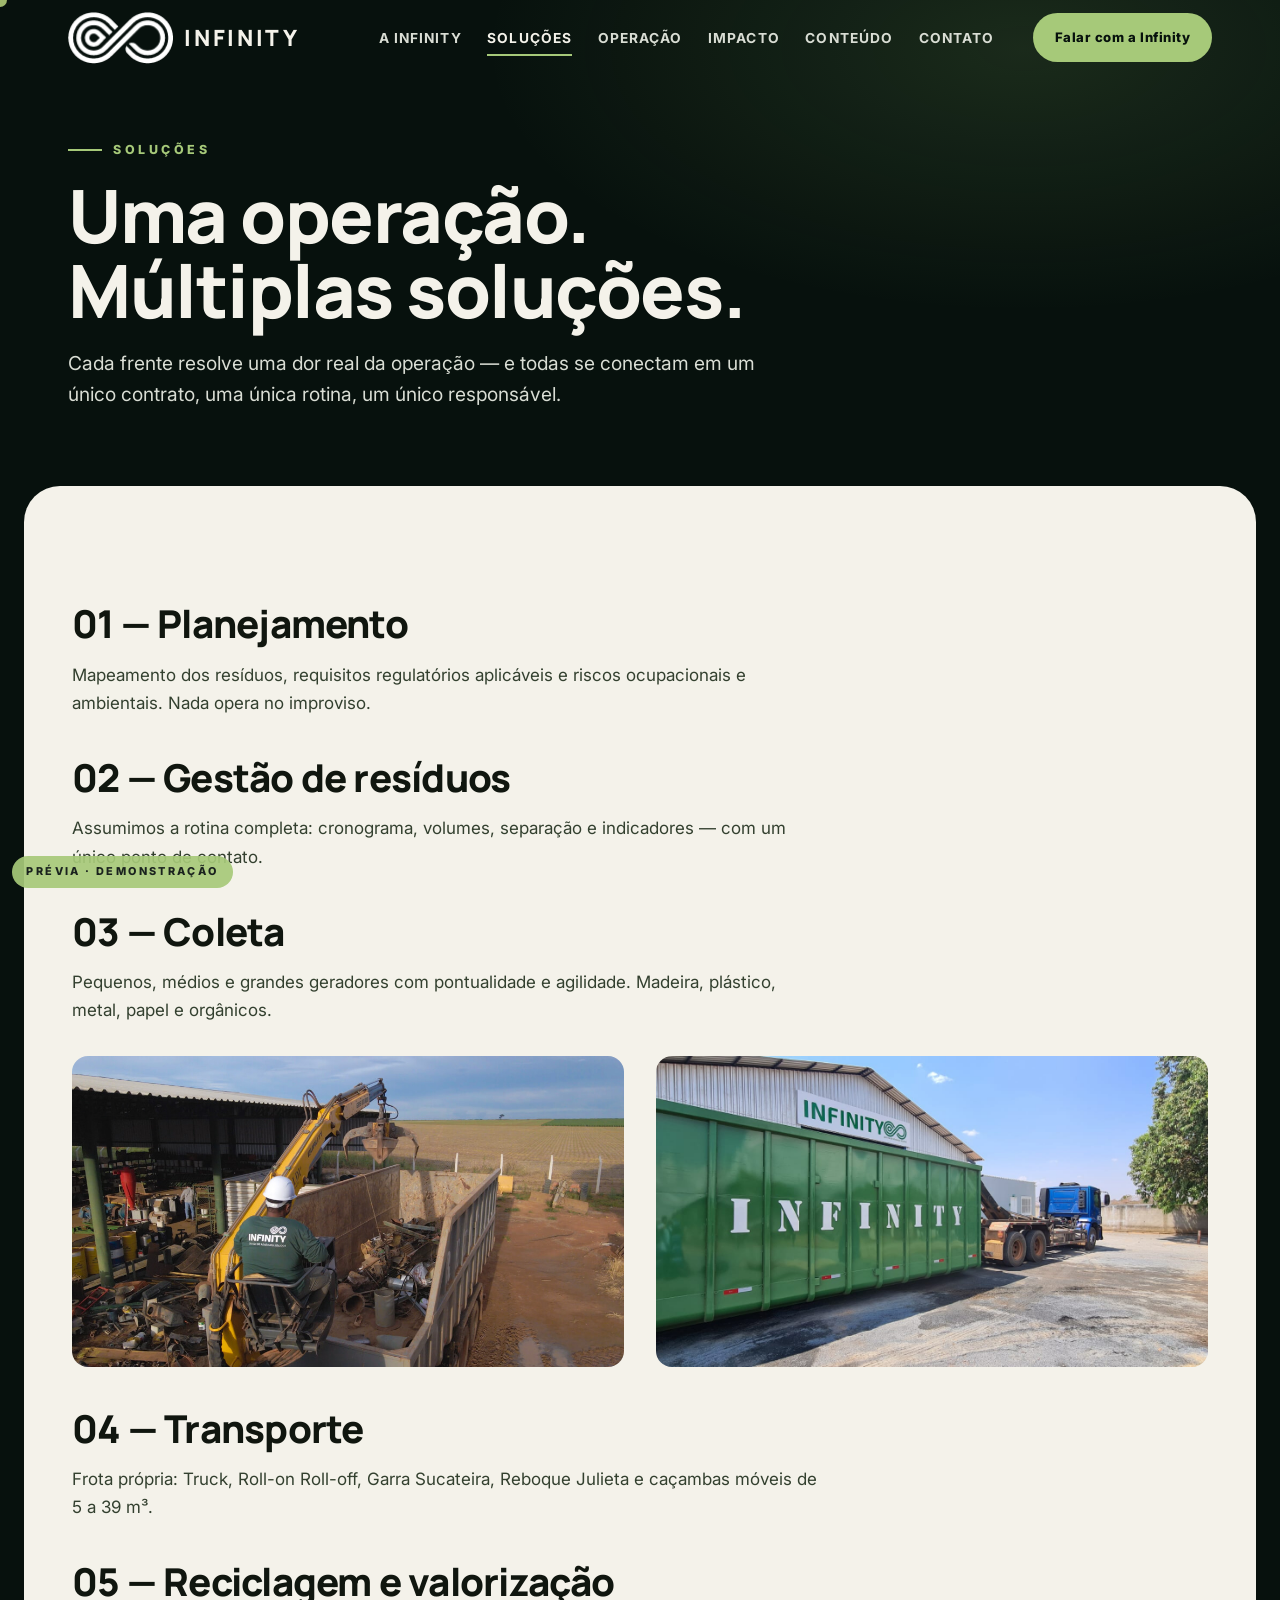
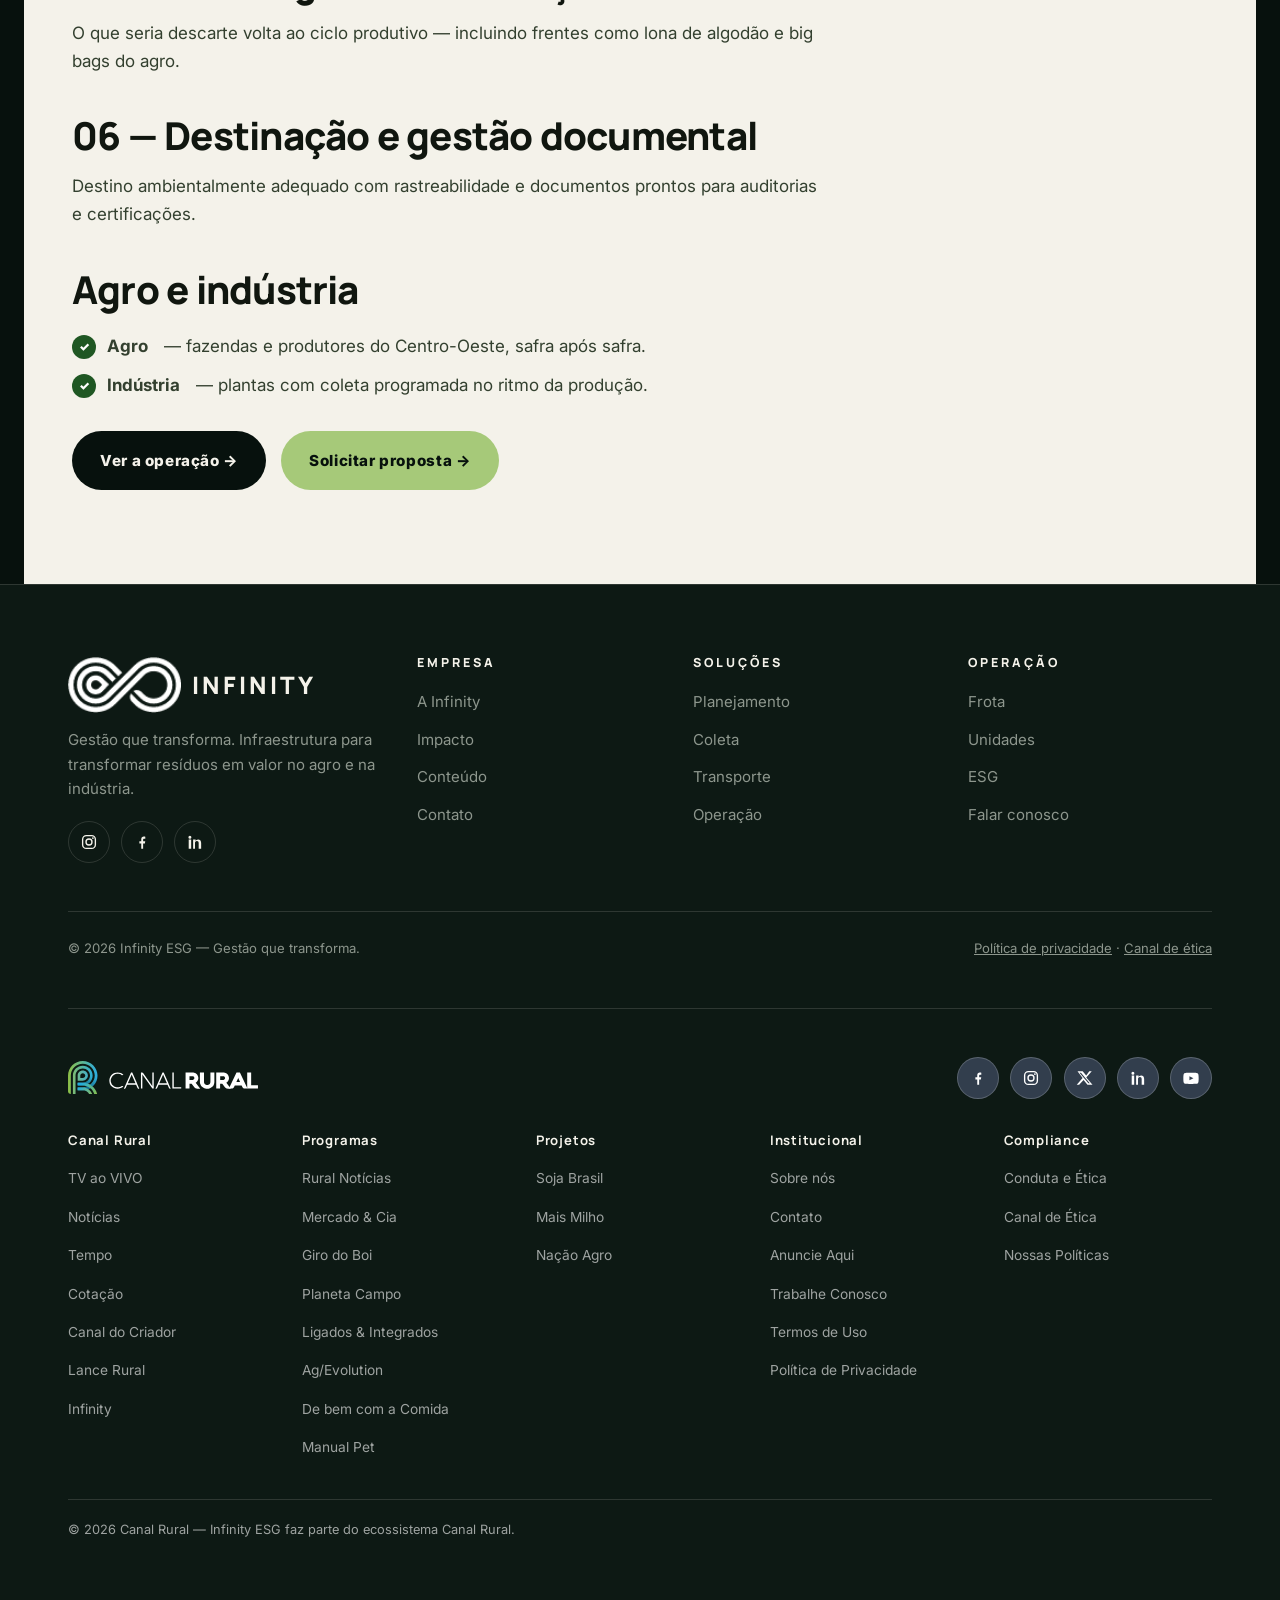
<file: solucoes.html>
<!DOCTYPE html>
<!--
  INFINITY ESG — site institucional
  © Thiago Vinicius de Souza Meireles — Todos os direitos reservados.
  Uso, cópia ou redistribuição sem autorização é proibida.
-->
<html lang="pt-BR">
<head>
  <meta charset="UTF-8">
  <meta name="viewport" content="width=device-width, initial-scale=1.0">
  <title>Soluções — Uma operação, múltiplas soluções | Infinity ESG</title>
  <meta name="description" content="Planejamento, gestão de resíduos, coleta, transporte com frota própria, reciclagem, destinação, gestão documental e soluções para agro e indústria.">
  <link rel="canonical" href="https://infinityesg.com.br/solucoes">
  <meta property="og:type" content="website">
  <meta property="og:title" content="Soluções Infinity ESG">
  <meta property="og:description" content="Do planejamento à destinação comprovada.">
  <meta property="og:image" content="assets/img/servico-coleta.jpg">
  <meta name="twitter:card" content="summary_large_image">
  <link rel="icon" type="image/png" href="assets/img/marca.png">
  <link rel="preconnect" href="https://fonts.googleapis.com">
  <link rel="preconnect" href="https://fonts.gstatic.com" crossorigin>
  <link href="https://fonts.googleapis.com/css2?family=Inter:wght@400;600;700;800&family=Manrope:wght@500;600;700;800&display=swap" rel="stylesheet">
  <link rel="stylesheet" href="css/style.css">
</head>
<body>
  <a class="skip-link" href="#conteudo">Pular para o conteúdo</a>
  <header class="site-header" data-header>
    <div class="bar">
      <a class="brand" href="index.html" aria-label="Infinity ESG — início"><img class="brand-logo" src="assets/img/infinito.png" alt="Infinity"><span class="brand-word">INFINITY</span></a>
      <nav class="nav-desktop" aria-label="Navegação principal">
        <a href="sobre.html">A Infinity</a>
        <a href="solucoes.html" aria-current="page">Soluções</a>
        <a href="operacao.html">Operação</a>
        <a href="impacto.html">Impacto</a>
        <a href="conteudo.html">Conteúdo</a>
        <a href="contato.html">Contato</a>
      </nav>
      <a class="btn btn-primary header-cta" href="contato.html">Falar com a Infinity</a>
      <button class="burger" data-burger aria-label="Abrir menu" aria-expanded="false"><span></span><span></span><span></span></button>
    </div>
  </header>
  <nav class="mobile-menu" aria-label="Menu móvel">
    <a class="big" href="sobre.html">A Infinity <em>01</em></a>
    <a class="big" href="solucoes.html">Soluções <em>02</em></a>
    <a class="big" href="operacao.html">Operação <em>03</em></a>
    <a class="big" href="impacto.html">Impacto <em>04</em></a>
    <a class="big" href="conteudo.html">Conteúdo <em>05</em></a>
    <a class="big" href="contato.html">Contato <em>06</em></a>
    <p class="foot">Gestão que transforma. Agro · Indústria · Centro-Oeste.</p>
  </nav>
  <main id="conteudo">
    <section class="page-hero"><div class="wrap">
      <p class="kicker">Soluções</p>
      <h1>Uma operação. Múltiplas soluções.</h1>
      <p class="lead">Cada frente resolve uma dor real da operação — e todas se conectam em um único contrato, uma única rotina, um único responsável.</p>
    </div></section>
    <section class="page-body"><div class="wrap">
      <h2>01 — Planejamento</h2>
      <p>Mapeamento dos resíduos, requisitos regulatórios aplicáveis e riscos ocupacionais e ambientais. Nada opera no improviso.</p>
      <h2>02 — Gestão de resíduos</h2>
      <p>Assumimos a rotina completa: cronograma, volumes, separação e indicadores — com um único ponto de contato.</p>
      <h2>03 — Coleta</h2>
      <p>Pequenos, médios e grandes geradores com pontualidade e agilidade. Madeira, plástico, metal, papel e orgânicos.</p>
      <div class="two-col">
        <figure><img src="assets/img/servico-coleta.jpg" alt="Coleta de resíduos com equipe Infinity" loading="lazy" decoding="async"></figure>
        <figure><img src="assets/img/coleta-campo.jpg" alt="Coleta em área rural" loading="lazy" decoding="async"></figure>
      </div>
      <h2>04 — Transporte</h2>
      <p>Frota própria: Truck, Roll-on Roll-off, Garra Sucateira, Reboque Julieta e caçambas móveis de 5 a 39 m³.</p>
      <h2>05 — Reciclagem e valorização</h2>
      <p>O que seria descarte volta ao ciclo produtivo — incluindo frentes como lona de algodão e big bags do agro.</p>
      <h2>06 — Destinação e gestão documental</h2>
      <p>Destino ambientalmente adequado com rastreabilidade e documentos prontos para auditorias e certificações.</p>
      <h2>Agro e indústria</h2>
      <ul class="checks">
        <li><strong>Agro</strong>&nbsp;— fazendas e produtores do Centro-Oeste, safra após safra.</li>
        <li><strong>Indústria</strong>&nbsp;— plantas com coleta programada no ritmo da produção.</li>
      </ul>
      <p style="margin-top:2rem"><a class="btn btn-dark" href="operacao.html">Ver a operação →</a> <a class="btn btn-primary" href="contato.html" style="margin-left:.6rem">Solicitar proposta →</a></p>
    </div></section>
  </main>
  <footer>
    <div class="wrap">
      <div class="foot-grid">
        <div>
          <a class="brand" href="index.html" aria-label="Infinity ESG — início"><img class="brand-logo" src="assets/img/infinito.png" alt="Infinity"><span class="brand-word">INFINITY</span></a>
          <p>Gestão que transforma. Infraestrutura para transformar resíduos em valor no agro e na indústria.</p>
          <div class="social" aria-label="Redes sociais"><a href="https://www.instagram.com/infinityesg/" target="_blank" rel="noopener" aria-label="Instagram"><svg viewBox="0 0 24 24" fill="none" stroke="currentColor" stroke-width="1.8" aria-hidden="true"><rect x="3.5" y="3.5" width="17" height="17" rx="5"/><circle cx="12" cy="12" r="4"/><circle cx="17.2" cy="6.8" r="1.2" fill="currentColor" stroke="none"/></svg></a><a href="https://www.facebook.com/infinityesg/" target="_blank" rel="noopener" aria-label="Facebook"><svg viewBox="0 0 24 24" fill="currentColor" aria-hidden="true"><path d="M13.5 21v-7h2.4l.4-3h-2.8V9.1c0-.9.3-1.5 1.6-1.5h1.3V4.9c-.3 0-1.1-.1-2-.1-2 0-3.4 1.2-3.4 3.5V11H8.5v3H11v7h2.5z"/></svg></a><a href="https://www.linkedin.com/company/infinity-esg" target="_blank" rel="noopener" aria-label="LinkedIn"><svg viewBox="0 0 24 24" fill="currentColor" aria-hidden="true"><path d="M6.9 8.6H3.6V21h3.3V8.6zM5.2 3.5a2 2 0 1 0 0 4 2 2 0 0 0 0-4zM12 13.4c0-1.1.6-2.6 2.5-2.6 1.7 0 2.4 1.2 2.4 2.9V21h3.3v-7.6c0-3.2-1.7-4.7-4-4.7-1.9 0-2.9 1-3.4 1.9V8.6H9.5c0 .9 0 12.4 0 12.4H12v-7.6z"/></svg></a></div>
        </div>
        <nav aria-label="Empresa"><h3>EMPRESA</h3><ul><li><a href="sobre.html">A Infinity</a></li><li><a href="impacto.html">Impacto</a></li><li><a href="conteudo.html">Conteúdo</a></li><li><a href="contato.html">Contato</a></li></ul></nav>
        <nav aria-label="Soluções"><h3>SOLUÇÕES</h3><ul><li><a href="solucoes.html">Planejamento</a></li><li><a href="solucoes.html">Coleta</a></li><li><a href="solucoes.html">Transporte</a></li><li><a href="operacao.html">Operação</a></li></ul></nav>
        <nav aria-label="Operação"><h3>OPERAÇÃO</h3><ul><li><a href="operacao.html">Frota</a></li><li><a href="operacao.html">Unidades</a></li><li><a href="impacto.html">ESG</a></li><li><a href="contato.html">Falar conosco</a></li></ul></nav>
      </div>
      <div class="foot-sign"><span>© <span data-year>2026</span> Infinity ESG — Gestão que transforma.</span><span><a href="contato.html">Política de privacidade</a> · <a href="contato.html">Canal de ética</a></span></div>
      <div class="cr-footer">
        <div class="cr-top">
          <img src="assets/img/canal-rural-logo-footer.svg" alt="Canal Rural" loading="lazy" decoding="async">
          <div class="cr-social" aria-label="Canal Rural nas redes sociais">
            <a href="https://www.facebook.com/canalrural" target="_blank" rel="noopener" aria-label="Facebook"><svg viewBox="0 0 24 24" fill="currentColor" aria-hidden="true"><path d="M13.5 21v-7h2.4l.4-3h-2.8V9.1c0-.9.3-1.5 1.6-1.5h1.3V4.9c-.3 0-1.1-.1-2-.1-2 0-3.4 1.2-3.4 3.5V11H8.5v3H11v7h2.5z"/></svg></a>
            <a href="https://www.instagram.com/canalrural/" target="_blank" rel="noopener" aria-label="Instagram"><svg viewBox="0 0 24 24" fill="none" stroke="currentColor" stroke-width="1.8" aria-hidden="true"><rect x="3.5" y="3.5" width="17" height="17" rx="5"/><circle cx="12" cy="12" r="4"/><circle cx="17.2" cy="6.8" r="1.2" fill="currentColor" stroke="none"/></svg></a>
            <a href="https://twitter.com/canalrural" target="_blank" rel="noopener" aria-label="Twitter"><svg viewBox="0 0 24 24" fill="currentColor" aria-hidden="true"><path d="M17.7 3H21l-7.3 8.3L22 21h-6.7l-5.2-6.2L4.2 21H1l7.8-8.9L2 3h6.9l4.7 5.7 4.1-5.7zm-1.2 16h1.9L6.6 4.9H4.6L16.5 19z"/></svg></a>
            <a href="https://www.linkedin.com/company/canalrural/" target="_blank" rel="noopener" aria-label="LinkedIn"><svg viewBox="0 0 24 24" fill="currentColor" aria-hidden="true"><path d="M6.9 8.6H3.6V21h3.3V8.6zM5.2 3.5a2 2 0 1 0 0 4 2 2 0 0 0 0-4zM12 13.4c0-1.1.6-2.6 2.5-2.6 1.7 0 2.4 1.2 2.4 2.9V21h3.3v-7.6c0-3.2-1.7-4.7-4-4.7-1.9 0-2.9 1-3.4 1.9V8.6H9.5c0 .9 0 12.4 0 12.4H12v-7.6z"/></svg></a>
            <a href="https://www.youtube.com/canalruralbr" target="_blank" rel="noopener" aria-label="YouTube"><svg viewBox="0 0 24 24" fill="currentColor" aria-hidden="true"><path d="M22 8.2s-.2-1.5-.8-2.1c-.8-.8-1.6-.8-2-.9C16.4 5 12 5 12 5s-4.4 0-7.2.2c-.4.1-1.2.1-2 .9C2.2 6.7 2 8.2 2 8.2S1.8 10 1.8 11.7v1.6C1.8 15 2 16.8 2 16.8s.2 1.5.8 2.1c.8.8 1.8.8 2.2.9 1.6.2 7 .2 7 .2s4.4 0 7.2-.2c.4-.1 1.2-.1 2-.9.6-.6.8-2.1.8-2.1s.2-1.8.2-3.5v-1.6C22.2 10 22 8.2 22 8.2zM9.9 14.9V9.7l5.4 2.6-5.4 2.6z"/></svg></a>
          </div>
        </div>
        <div class="cr-cols">
          <nav aria-label="Canal Rural"><h3>Canal Rural</h3><ul>
            <li><a href="https://www.canalrural.com.br/canal-rural-ao-vivo/" target="_blank" rel="noopener">TV ao VIVO</a></li>
            <li><a href="https://www.canalrural.com.br/noticias/" target="_blank" rel="noopener">Notícias</a></li>
            <li><a href="https://tempo.canalrural.com.br/" target="_blank" rel="noopener">Tempo</a></li>
            <li><a href="https://www.canalrural.com.br/cotacao/soja/" target="_blank" rel="noopener">Cotação</a></li>
            <li><a href="https://www.canaldocriador.com.br/" target="_blank" rel="noopener">Canal do Criador</a></li>
            <li><a href="https://www.lancerural.com.br/" target="_blank" rel="noopener">Lance Rural</a></li>
            <li><a href="index.html">Infinity</a></li>
          </ul></nav>
          <nav aria-label="Programas"><h3>Programas</h3><ul>
            <li><a href="https://www.canalrural.com.br/programacao/rural-noticias/" target="_blank" rel="noopener">Rural Notícias</a></li>
            <li><a href="https://www.canalrural.com.br/programacao/mercado-companhia/" target="_blank" rel="noopener">Mercado &amp; Cia</a></li>
            <li><a href="https://www.girodoboi.com.br/" target="_blank" rel="noopener">Giro do Boi</a></li>
            <li><a href="https://www.planetacampo.com.br/" target="_blank" rel="noopener">Planeta Campo</a></li>
            <li><a href="https://www.canalrural.com.br/ligados-e-integrados/" target="_blank" rel="noopener">Ligados &amp; Integrados</a></li>
            <li><a href="https://agevolution.canalrural.com.br/" target="_blank" rel="noopener">Ag/Evolution</a></li>
            <li><a href="https://www.debemcomacomida.com.br/" target="_blank" rel="noopener">De bem com a Comida</a></li>
            <li><a href="https://www.manualpet.com/" target="_blank" rel="noopener">Manual Pet</a></li>
          </ul></nav>
          <nav aria-label="Projetos"><h3>Projetos</h3><ul>
            <li><a href="https://www.canalrural.com.br/projeto-soja-brasil/" target="_blank" rel="noopener">Soja Brasil</a></li>
            <li><a href="https://www.canalrural.com.br/sites-e-especiais/mais-milho/" target="_blank" rel="noopener">Mais Milho</a></li>
            <li><a href="https://www.nacaoagro.com.br/" target="_blank" rel="noopener">Nação Agro</a></li>
          </ul></nav>
          <nav aria-label="Institucional"><h3>Institucional</h3><ul>
            <li><a href="https://www.canalrural.com.br/institucional/" target="_blank" rel="noopener">Sobre nós</a></li>
            <li><a href="https://www.canalrural.com.br/contato/" target="_blank" rel="noopener">Contato</a></li>
            <li><a href="https://www.canalrural.com.br/anuncie-aqui/" target="_blank" rel="noopener">Anuncie Aqui</a></li>
            <li><a href="https://www.canalrural.com.br/trabalhe-conosco/" target="_blank" rel="noopener">Trabalhe Conosco</a></li>
            <li><a href="https://www.canalrural.com.br/termos-de-uso/" target="_blank" rel="noopener">Termos de Uso</a></li>
            <li><a href="https://www.canalrural.com.br/politica-de-privacidade/" target="_blank" rel="noopener">Política de Privacidade</a></li>
          </ul></nav>
          <nav aria-label="Compliance"><h3>Compliance</h3><ul>
            <li><a href="https://imagens-cdn.canalrural.com.br/wp-content/uploads/codigo_etica_e_conduta_cr.pdf" target="_blank" rel="noopener">Conduta e Ética</a></li>
            <li><a href="https://www.canalrural.com.br/canal-de-etica/" target="_blank" rel="noopener">Canal de Ética</a></li>
            <li><a href="https://www.canalrural.com.br/nossas-politicas/" target="_blank" rel="noopener">Nossas Políticas</a></li>
          </ul></nav>
        </div>
        <p class="cr-copy">© <span data-year>2026</span> Canal Rural — Infinity ESG faz parte do ecossistema Canal Rural.</p>
      </div>
    </div>
  </footer>
  <script src="js/main.js" defer></script>
</body>
</html>
</file>
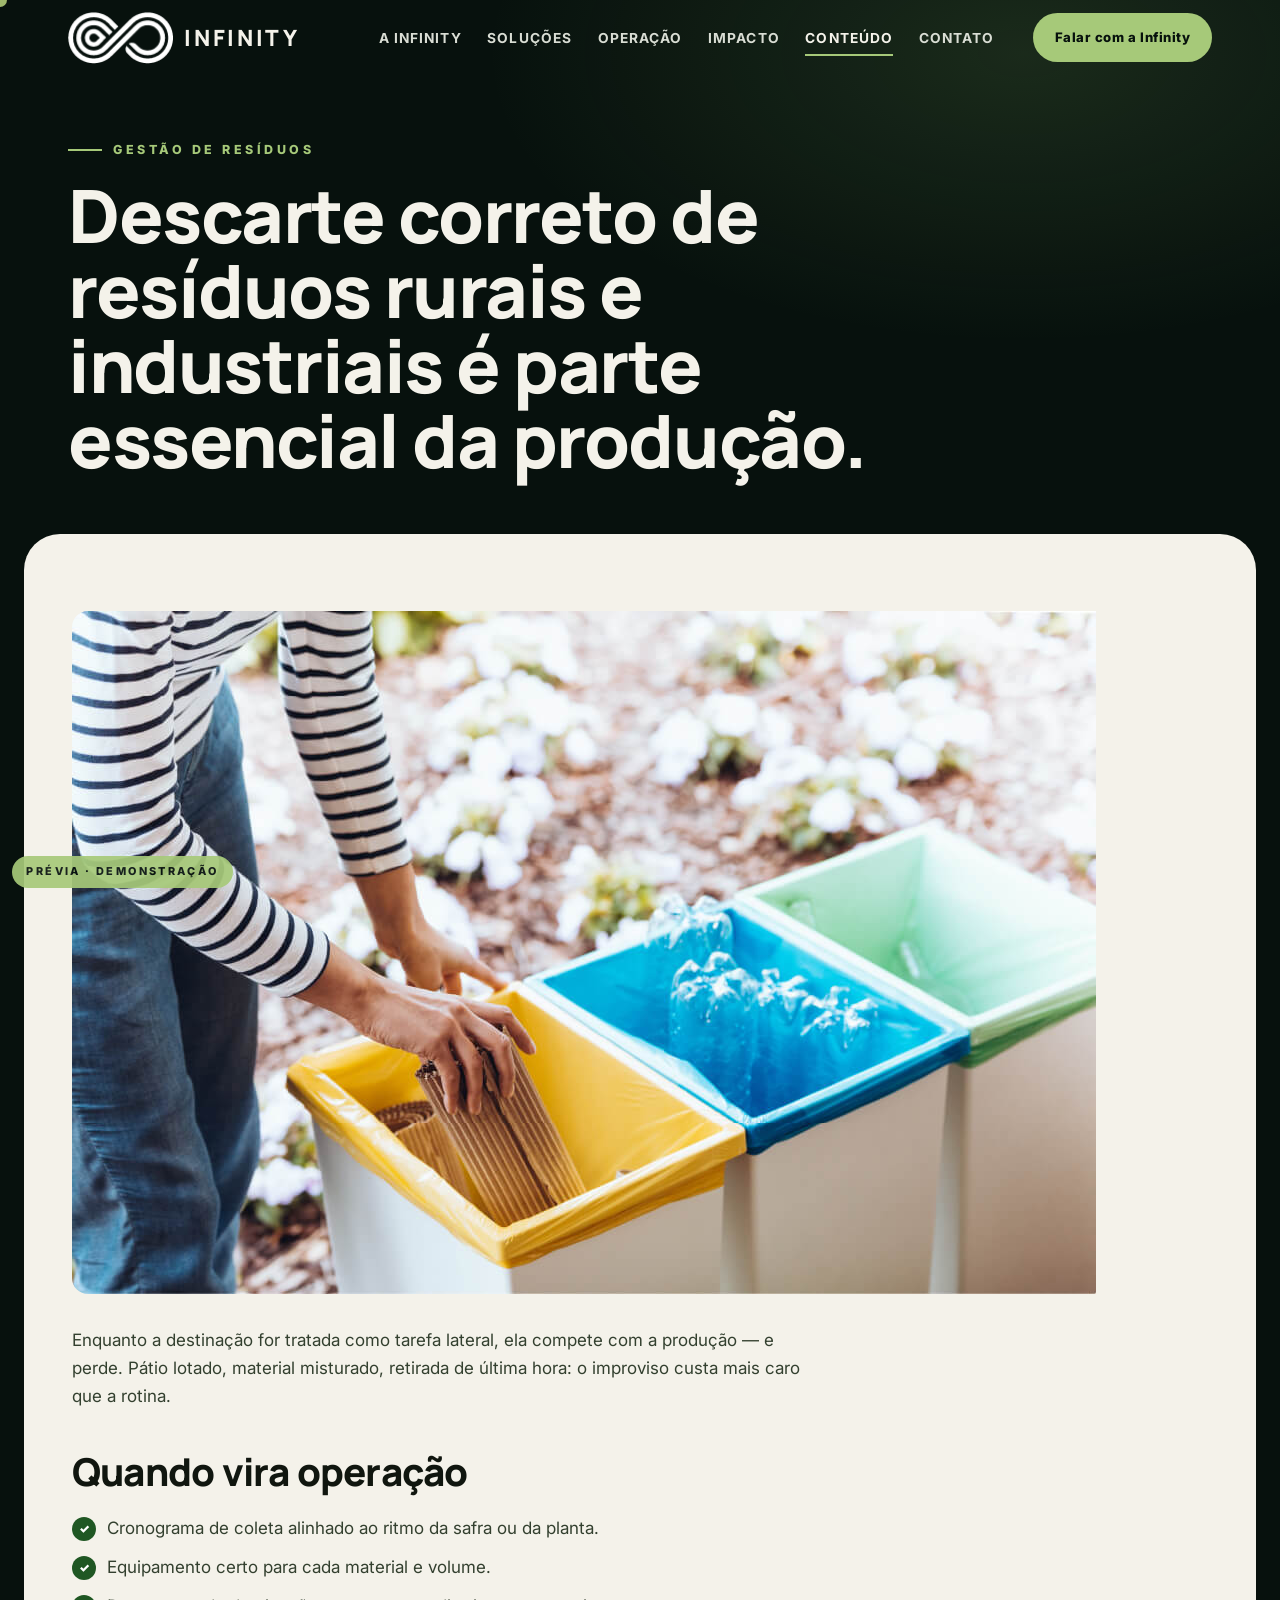
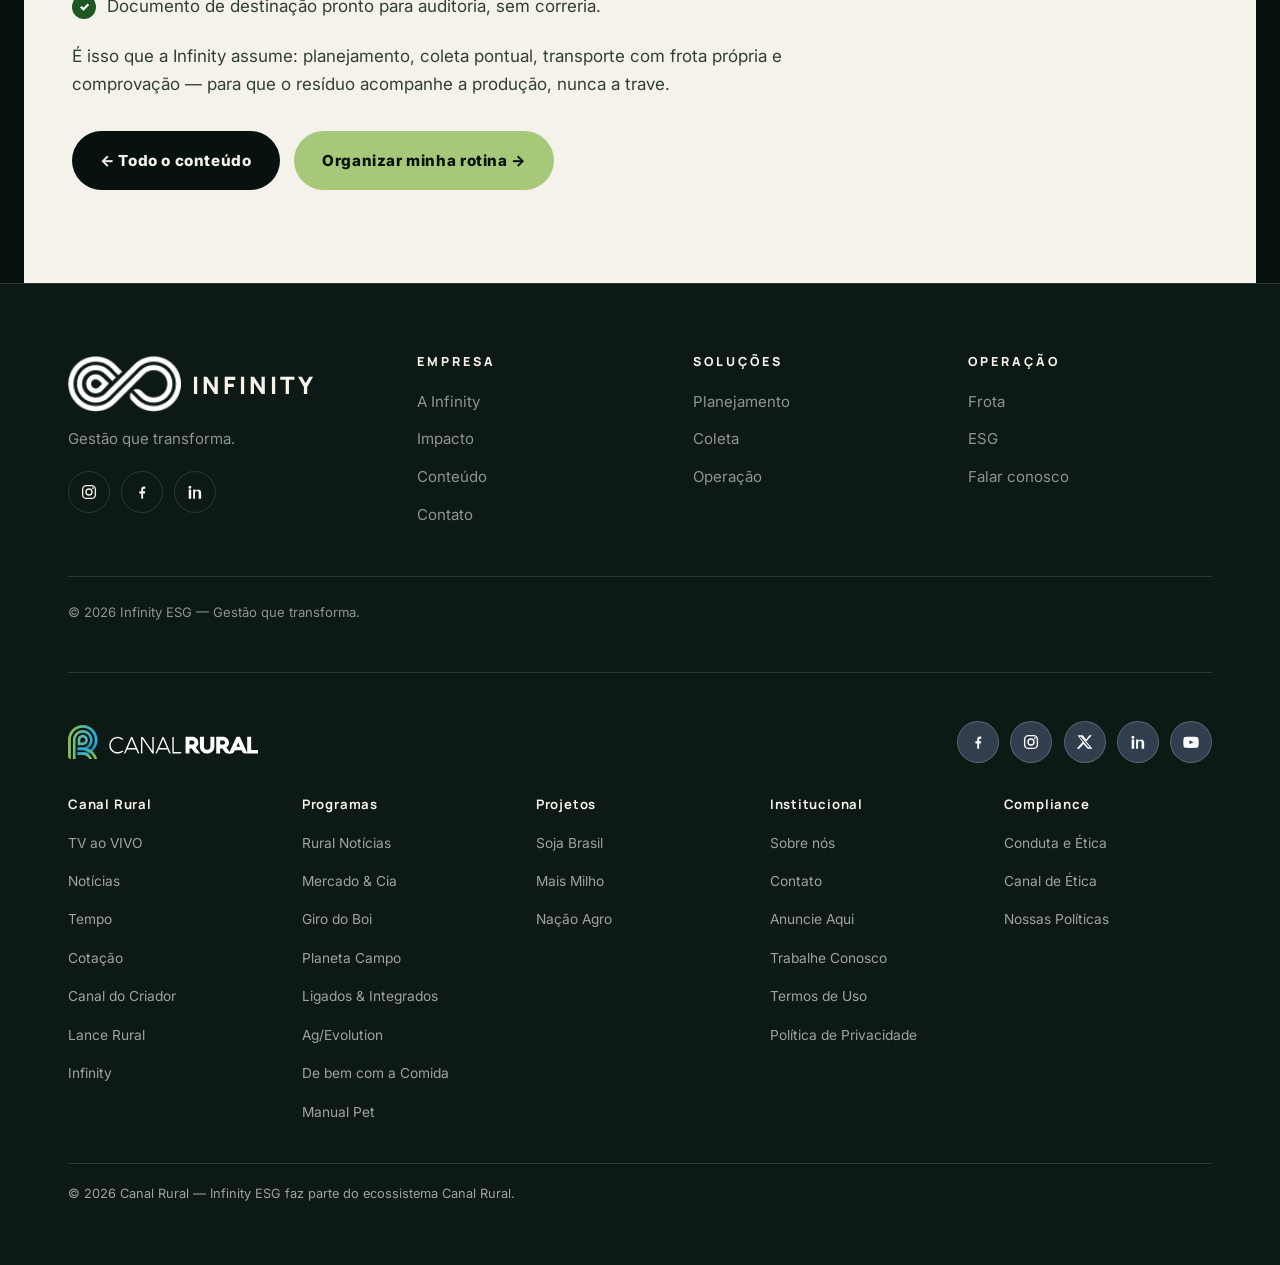
<file: conteudo/descarte-correto.html>
<!DOCTYPE html>
<!--
  INFINITY ESG — site institucional
  © Thiago Vinicius de Souza Meireles — Todos os direitos reservados.
  Uso, cópia ou redistribuição sem autorização é proibida.
-->
<html lang="pt-BR">
<head>
  <meta charset="UTF-8">
  <meta name="viewport" content="width=device-width, initial-scale=1.0">
  <title>Descarte correto de resíduos rurais e industriais é parte da produção | Infinity ESG</title>
  <meta name="description" content="Por que a destinação correta de resíduos rurais e industriais deixou de ser custo acessório e virou parte essencial da operação.">
  <link rel="canonical" href="https://infinityesg.com.br/conteudo/descarte-correto">
  <meta property="og:type" content="article">
  <meta property="og:title" content="Descarte correto de resíduos é parte essencial da produção">
  <meta property="og:image" content="../assets/img/post-descarte.jpg">
  <meta name="twitter:card" content="summary_large_image">
  <link rel="icon" type="image/png" href="../assets/img/marca.png">
  <link rel="preconnect" href="https://fonts.googleapis.com">
  <link rel="preconnect" href="https://fonts.gstatic.com" crossorigin>
  <link href="https://fonts.googleapis.com/css2?family=Inter:wght@400;600;700;800&family=Manrope:wght@500;600;700;800&display=swap" rel="stylesheet">
  <link rel="stylesheet" href="../css/style.css">
</head>
<body>
  <a class="skip-link" href="#conteudo">Pular para o conteúdo</a>
  <header class="site-header" data-header>
    <div class="bar">
      <a class="brand" href="../index.html" aria-label="Infinity ESG — início"><img class="brand-logo" src="../assets/img/infinito.png" alt="Infinity"><span class="brand-word">INFINITY</span></a>
      <nav class="nav-desktop" aria-label="Navegação principal">
        <a href="../sobre.html">A Infinity</a>
        <a href="../solucoes.html">Soluções</a>
        <a href="../operacao.html">Operação</a>
        <a href="../impacto.html">Impacto</a>
        <a href="../conteudo.html" aria-current="page">Conteúdo</a>
        <a href="../contato.html">Contato</a>
      </nav>
      <a class="btn btn-primary header-cta" href="../contato.html">Falar com a Infinity</a>
      <button class="burger" data-burger aria-label="Abrir menu" aria-expanded="false"><span></span><span></span><span></span></button>
    </div>
  </header>
  <nav class="mobile-menu" aria-label="Menu móvel">
    <a class="big" href="../sobre.html">A Infinity <em>01</em></a>
    <a class="big" href="../solucoes.html">Soluções <em>02</em></a>
    <a class="big" href="../operacao.html">Operação <em>03</em></a>
    <a class="big" href="../impacto.html">Impacto <em>04</em></a>
    <a class="big" href="../conteudo.html">Conteúdo <em>05</em></a>
    <a class="big" href="../contato.html">Contato <em>06</em></a>
    <p class="foot">Gestão que transforma. Agro · Indústria · Centro-Oeste.</p>
  </nav>
  <main id="conteudo">
    <section class="page-hero"><div class="wrap">
      <p class="kicker">Gestão de resíduos</p>
      <h1>Descarte correto de resíduos rurais e industriais é parte essencial da produção.</h1>
    </div></section>
    <section class="page-body"><div class="wrap">
      <figure style="margin:0 0 2rem;border-radius:16px;overflow:hidden"><img src="../assets/img/post-descarte.jpg" alt="Resíduos organizados para coleta e destinação" loading="lazy" decoding="async"></figure>
      <p>Enquanto a destinação for tratada como tarefa lateral, ela compete com a produção — e perde. Pátio lotado, material misturado, retirada de última hora: o improviso custa mais caro que a rotina.</p>
      <h2>Quando vira operação</h2>
      <ul class="checks">
        <li>Cronograma de coleta alinhado ao ritmo da safra ou da planta.</li>
        <li>Equipamento certo para cada material e volume.</li>
        <li>Documento de destinação pronto para auditoria, sem correria.</li>
      </ul>
      <p>É isso que a Infinity assume: planejamento, coleta pontual, transporte com frota própria e comprovação — para que o resíduo acompanhe a produção, nunca a trave.</p>
      <p style="margin-top:2rem"><a class="btn btn-dark" href="../conteudo.html">← Todo o conteúdo</a> <a class="btn btn-primary" href="../contato.html" style="margin-left:.6rem">Organizar minha rotina →</a></p>
    </div></section>
  </main>
  <footer>
    <div class="wrap">
      <div class="foot-grid">
        <div>
          <a class="brand" href="../index.html" aria-label="Infinity ESG — início"><img class="brand-logo" src="../assets/img/infinito.png" alt="Infinity"><span class="brand-word">INFINITY</span></a>
          <p>Gestão que transforma.</p>
          <div class="social" aria-label="Redes sociais"><a href="https://www.instagram.com/infinityesg/" target="_blank" rel="noopener" aria-label="Instagram"><svg viewBox="0 0 24 24" fill="none" stroke="currentColor" stroke-width="1.8" aria-hidden="true"><rect x="3.5" y="3.5" width="17" height="17" rx="5"/><circle cx="12" cy="12" r="4"/><circle cx="17.2" cy="6.8" r="1.2" fill="currentColor" stroke="none"/></svg></a><a href="https://www.facebook.com/infinityesg/" target="_blank" rel="noopener" aria-label="Facebook"><svg viewBox="0 0 24 24" fill="currentColor" aria-hidden="true"><path d="M13.5 21v-7h2.4l.4-3h-2.8V9.1c0-.9.3-1.5 1.6-1.5h1.3V4.9c-.3 0-1.1-.1-2-.1-2 0-3.4 1.2-3.4 3.5V11H8.5v3H11v7h2.5z"/></svg></a><a href="https://www.linkedin.com/company/infinity-esg" target="_blank" rel="noopener" aria-label="LinkedIn"><svg viewBox="0 0 24 24" fill="currentColor" aria-hidden="true"><path d="M6.9 8.6H3.6V21h3.3V8.6zM5.2 3.5a2 2 0 1 0 0 4 2 2 0 0 0 0-4zM12 13.4c0-1.1.6-2.6 2.5-2.6 1.7 0 2.4 1.2 2.4 2.9V21h3.3v-7.6c0-3.2-1.7-4.7-4-4.7-1.9 0-2.9 1-3.4 1.9V8.6H9.5c0 .9 0 12.4 0 12.4H12v-7.6z"/></svg></a></div>
        </div>
        <nav aria-label="Empresa"><h3>EMPRESA</h3><ul><li><a href="../sobre.html">A Infinity</a></li><li><a href="../impacto.html">Impacto</a></li><li><a href="../conteudo.html">Conteúdo</a></li><li><a href="../contato.html">Contato</a></li></ul></nav>
        <nav aria-label="Soluções"><h3>SOLUÇÕES</h3><ul><li><a href="../solucoes.html">Planejamento</a></li><li><a href="../solucoes.html">Coleta</a></li><li><a href="../operacao.html">Operação</a></li></ul></nav>
        <nav aria-label="Operação"><h3>OPERAÇÃO</h3><ul><li><a href="../operacao.html">Frota</a></li><li><a href="../impacto.html">ESG</a></li><li><a href="../contato.html">Falar conosco</a></li></ul></nav>
      </div>
      <div class="foot-sign"><span>© <span data-year>2026</span> Infinity ESG — Gestão que transforma.</span></div>
      <div class="cr-footer">
        <div class="cr-top">
          <img src="../assets/img/canal-rural-logo-footer.svg" alt="Canal Rural" loading="lazy" decoding="async">
          <div class="cr-social" aria-label="Canal Rural nas redes sociais">
            <a href="https://www.facebook.com/canalrural" target="_blank" rel="noopener" aria-label="Facebook"><svg viewBox="0 0 24 24" fill="currentColor" aria-hidden="true"><path d="M13.5 21v-7h2.4l.4-3h-2.8V9.1c0-.9.3-1.5 1.6-1.5h1.3V4.9c-.3 0-1.1-.1-2-.1-2 0-3.4 1.2-3.4 3.5V11H8.5v3H11v7h2.5z"/></svg></a>
            <a href="https://www.instagram.com/canalrural/" target="_blank" rel="noopener" aria-label="Instagram"><svg viewBox="0 0 24 24" fill="none" stroke="currentColor" stroke-width="1.8" aria-hidden="true"><rect x="3.5" y="3.5" width="17" height="17" rx="5"/><circle cx="12" cy="12" r="4"/><circle cx="17.2" cy="6.8" r="1.2" fill="currentColor" stroke="none"/></svg></a>
            <a href="https://twitter.com/canalrural" target="_blank" rel="noopener" aria-label="Twitter"><svg viewBox="0 0 24 24" fill="currentColor" aria-hidden="true"><path d="M17.7 3H21l-7.3 8.3L22 21h-6.7l-5.2-6.2L4.2 21H1l7.8-8.9L2 3h6.9l4.7 5.7 4.1-5.7zm-1.2 16h1.9L6.6 4.9H4.6L16.5 19z"/></svg></a>
            <a href="https://www.linkedin.com/company/canalrural/" target="_blank" rel="noopener" aria-label="LinkedIn"><svg viewBox="0 0 24 24" fill="currentColor" aria-hidden="true"><path d="M6.9 8.6H3.6V21h3.3V8.6zM5.2 3.5a2 2 0 1 0 0 4 2 2 0 0 0 0-4zM12 13.4c0-1.1.6-2.6 2.5-2.6 1.7 0 2.4 1.2 2.4 2.9V21h3.3v-7.6c0-3.2-1.7-4.7-4-4.7-1.9 0-2.9 1-3.4 1.9V8.6H9.5c0 .9 0 12.4 0 12.4H12v-7.6z"/></svg></a>
            <a href="https://www.youtube.com/canalruralbr" target="_blank" rel="noopener" aria-label="YouTube"><svg viewBox="0 0 24 24" fill="currentColor" aria-hidden="true"><path d="M22 8.2s-.2-1.5-.8-2.1c-.8-.8-1.6-.8-2-.9C16.4 5 12 5 12 5s-4.4 0-7.2.2c-.4.1-1.2.1-2 .9C2.2 6.7 2 8.2 2 8.2S1.8 10 1.8 11.7v1.6C1.8 15 2 16.8 2 16.8s.2 1.5.8 2.1c.8.8 1.8.8 2.2.9 1.6.2 7 .2 7 .2s4.4 0 7.2-.2c.4-.1 1.2-.1 2-.9.6-.6.8-2.1.8-2.1s.2-1.8.2-3.5v-1.6C22.2 10 22 8.2 22 8.2zM9.9 14.9V9.7l5.4 2.6-5.4 2.6z"/></svg></a>
          </div>
        </div>
        <div class="cr-cols">
          <nav aria-label="Canal Rural"><h3>Canal Rural</h3><ul>
            <li><a href="https://www.canalrural.com.br/canal-rural-ao-vivo/" target="_blank" rel="noopener">TV ao VIVO</a></li>
            <li><a href="https://www.canalrural.com.br/noticias/" target="_blank" rel="noopener">Notícias</a></li>
            <li><a href="https://tempo.canalrural.com.br/" target="_blank" rel="noopener">Tempo</a></li>
            <li><a href="https://www.canalrural.com.br/cotacao/soja/" target="_blank" rel="noopener">Cotação</a></li>
            <li><a href="https://www.canaldocriador.com.br/" target="_blank" rel="noopener">Canal do Criador</a></li>
            <li><a href="https://www.lancerural.com.br/" target="_blank" rel="noopener">Lance Rural</a></li>
            <li><a href="../index.html">Infinity</a></li>
          </ul></nav>
          <nav aria-label="Programas"><h3>Programas</h3><ul>
            <li><a href="https://www.canalrural.com.br/programacao/rural-noticias/" target="_blank" rel="noopener">Rural Notícias</a></li>
            <li><a href="https://www.canalrural.com.br/programacao/mercado-companhia/" target="_blank" rel="noopener">Mercado &amp; Cia</a></li>
            <li><a href="https://www.girodoboi.com.br/" target="_blank" rel="noopener">Giro do Boi</a></li>
            <li><a href="https://www.planetacampo.com.br/" target="_blank" rel="noopener">Planeta Campo</a></li>
            <li><a href="https://www.canalrural.com.br/ligados-e-integrados/" target="_blank" rel="noopener">Ligados &amp; Integrados</a></li>
            <li><a href="https://agevolution.canalrural.com.br/" target="_blank" rel="noopener">Ag/Evolution</a></li>
            <li><a href="https://www.debemcomacomida.com.br/" target="_blank" rel="noopener">De bem com a Comida</a></li>
            <li><a href="https://www.manualpet.com/" target="_blank" rel="noopener">Manual Pet</a></li>
          </ul></nav>
          <nav aria-label="Projetos"><h3>Projetos</h3><ul>
            <li><a href="https://www.canalrural.com.br/projeto-soja-brasil/" target="_blank" rel="noopener">Soja Brasil</a></li>
            <li><a href="https://www.canalrural.com.br/sites-e-especiais/mais-milho/" target="_blank" rel="noopener">Mais Milho</a></li>
            <li><a href="https://www.nacaoagro.com.br/" target="_blank" rel="noopener">Nação Agro</a></li>
          </ul></nav>
          <nav aria-label="Institucional"><h3>Institucional</h3><ul>
            <li><a href="https://www.canalrural.com.br/institucional/" target="_blank" rel="noopener">Sobre nós</a></li>
            <li><a href="https://www.canalrural.com.br/contato/" target="_blank" rel="noopener">Contato</a></li>
            <li><a href="https://www.canalrural.com.br/anuncie-aqui/" target="_blank" rel="noopener">Anuncie Aqui</a></li>
            <li><a href="https://www.canalrural.com.br/trabalhe-conosco/" target="_blank" rel="noopener">Trabalhe Conosco</a></li>
            <li><a href="https://www.canalrural.com.br/termos-de-uso/" target="_blank" rel="noopener">Termos de Uso</a></li>
            <li><a href="https://www.canalrural.com.br/politica-de-privacidade/" target="_blank" rel="noopener">Política de Privacidade</a></li>
          </ul></nav>
          <nav aria-label="Compliance"><h3>Compliance</h3><ul>
            <li><a href="https://imagens-cdn.canalrural.com.br/wp-content/uploads/codigo_etica_e_conduta_cr.pdf" target="_blank" rel="noopener">Conduta e Ética</a></li>
            <li><a href="https://www.canalrural.com.br/canal-de-etica/" target="_blank" rel="noopener">Canal de Ética</a></li>
            <li><a href="https://www.canalrural.com.br/nossas-politicas/" target="_blank" rel="noopener">Nossas Políticas</a></li>
          </ul></nav>
        </div>
        <p class="cr-copy">© <span data-year>2026</span> Canal Rural — Infinity ESG faz parte do ecossistema Canal Rural.</p>
      </div>
    </div>
  </footer>
  <script src="../js/main.js" defer></script>
</body>
</html>
</file>
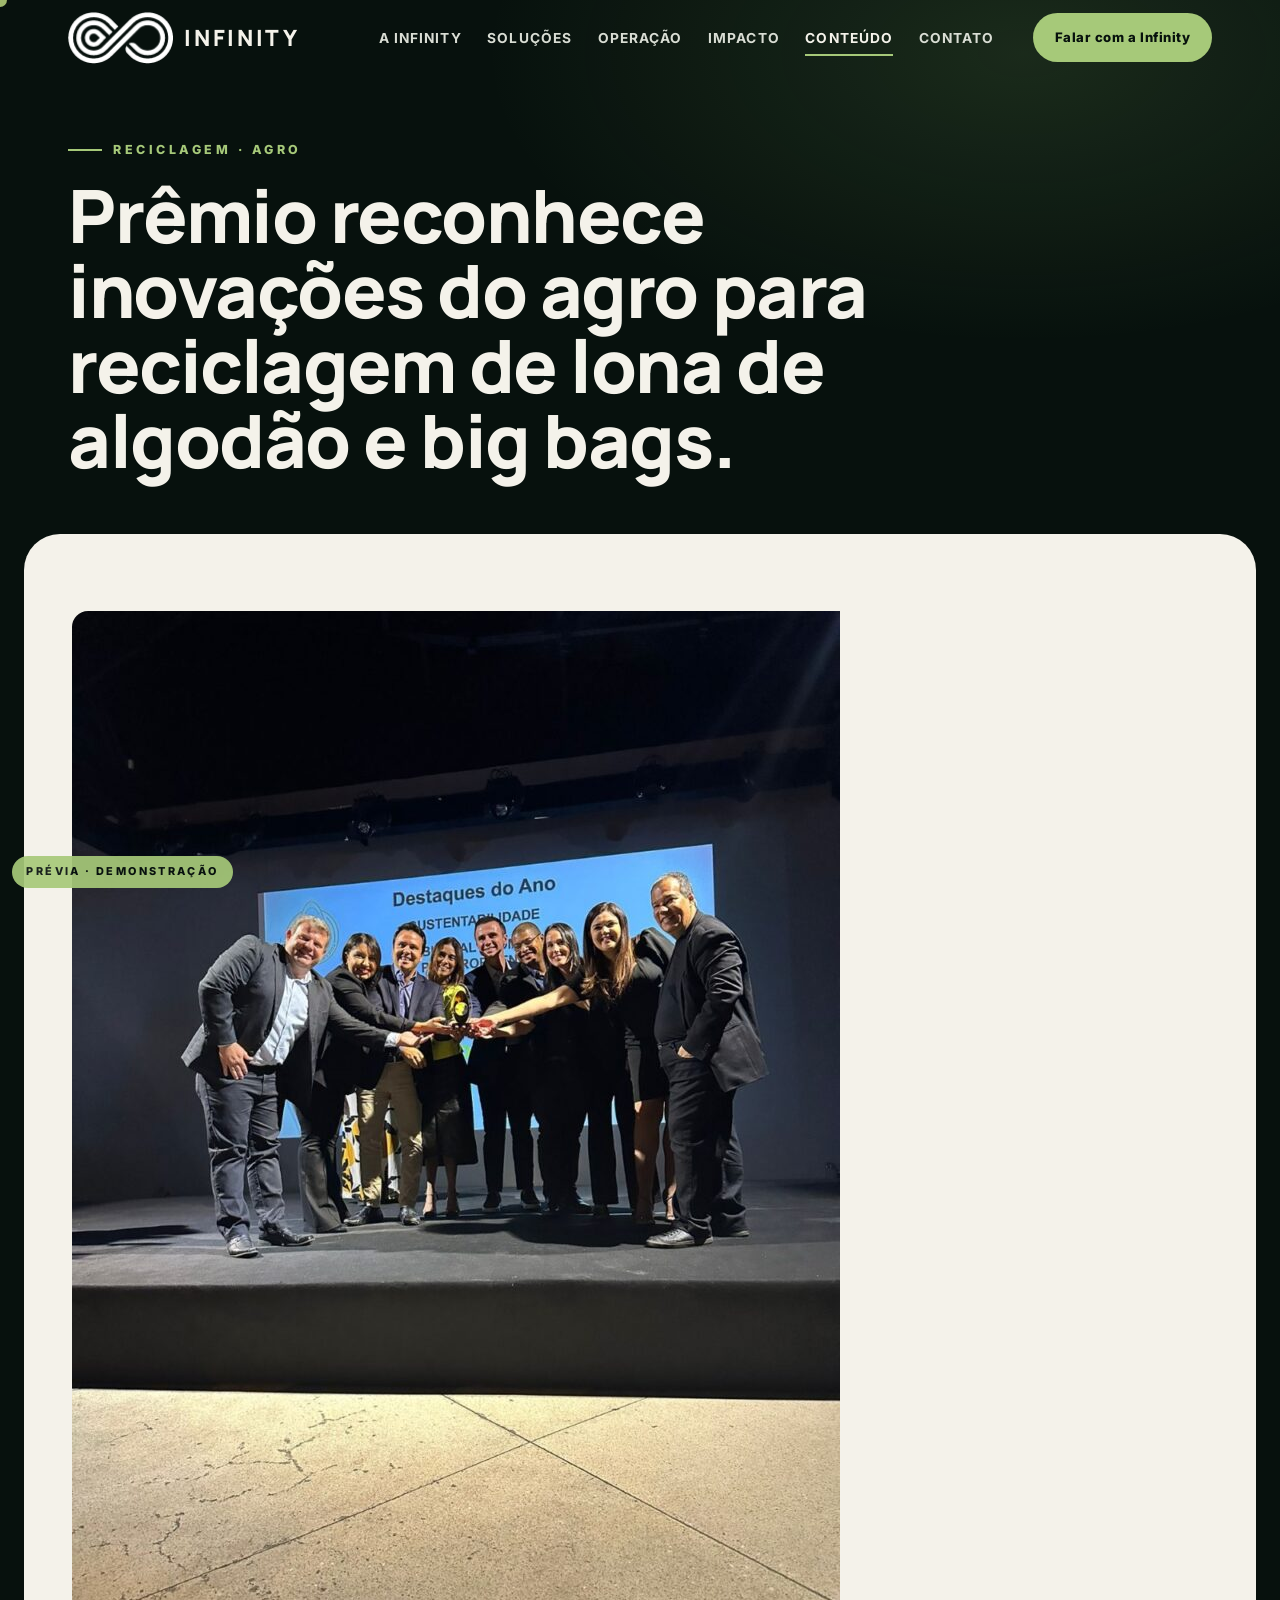
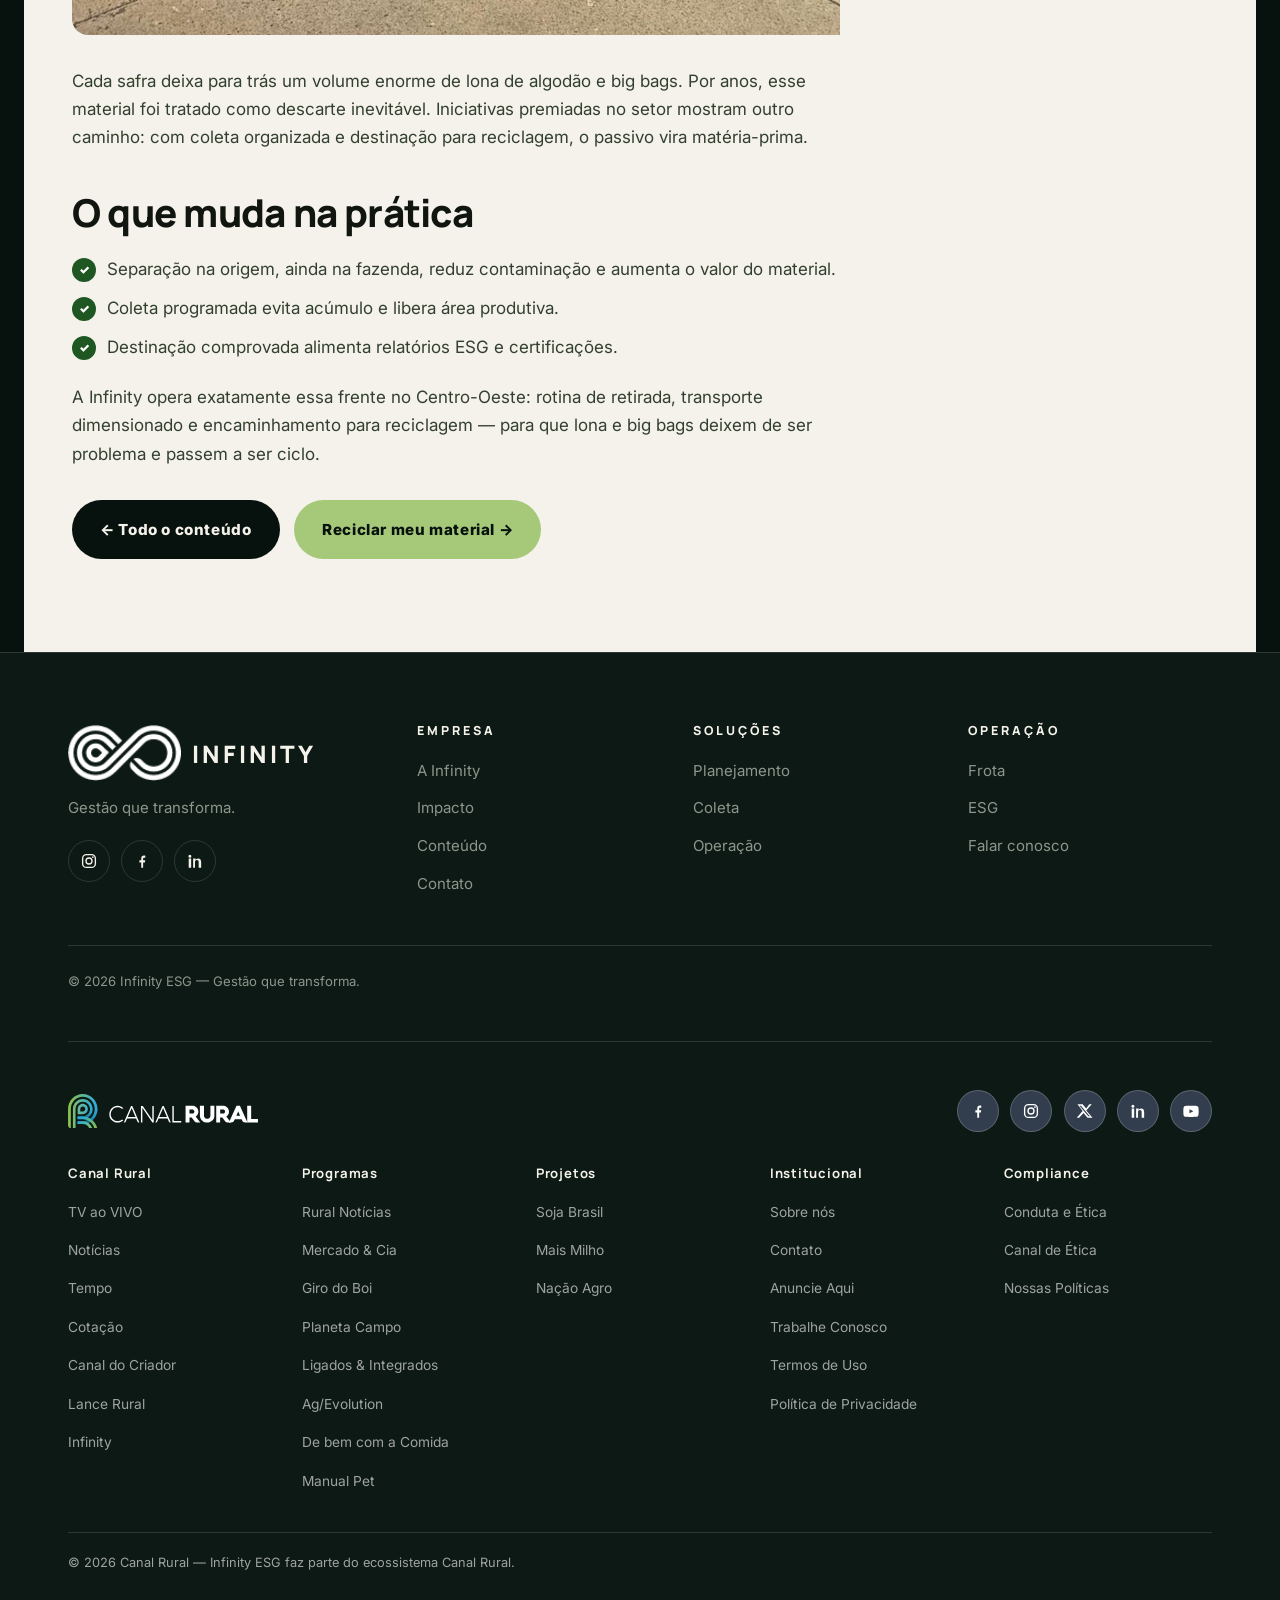
<file: conteudo/lona-big-bags.html>
<!DOCTYPE html>
<!--
  INFINITY ESG — site institucional
  © Thiago Vinicius de Souza Meireles — Todos os direitos reservados.
  Uso, cópia ou redistribuição sem autorização é proibida.
-->
<html lang="pt-BR">
<head>
  <meta charset="UTF-8">
  <meta name="viewport" content="width=device-width, initial-scale=1.0">
  <title>Prêmio reconhece inovações do agro para reciclagem de lona e big bags | Infinity ESG</title>
  <meta name="description" content="Iniciativas do agronegócio mostram como lona de algodão e big bags podem sair do descarte e voltar ao ciclo como matéria-prima.">
  <link rel="canonical" href="https://infinityesg.com.br/conteudo/lona-big-bags">
  <meta property="og:type" content="article">
  <meta property="og:title" content="Prêmio reconhece inovações do agro para reciclagem de lona e big bags">
  <meta property="og:image" content="../assets/img/post-lona.jpg">
  <meta name="twitter:card" content="summary_large_image">
  <link rel="icon" type="image/png" href="../assets/img/marca.png">
  <link rel="preconnect" href="https://fonts.googleapis.com">
  <link rel="preconnect" href="https://fonts.gstatic.com" crossorigin>
  <link href="https://fonts.googleapis.com/css2?family=Inter:wght@400;600;700;800&family=Manrope:wght@500;600;700;800&display=swap" rel="stylesheet">
  <link rel="stylesheet" href="../css/style.css">
</head>
<body>
  <a class="skip-link" href="#conteudo">Pular para o conteúdo</a>
  <header class="site-header" data-header>
    <div class="bar">
      <a class="brand" href="../index.html" aria-label="Infinity ESG — início"><img class="brand-logo" src="../assets/img/infinito.png" alt="Infinity"><span class="brand-word">INFINITY</span></a>
      <nav class="nav-desktop" aria-label="Navegação principal">
        <a href="../sobre.html">A Infinity</a>
        <a href="../solucoes.html">Soluções</a>
        <a href="../operacao.html">Operação</a>
        <a href="../impacto.html">Impacto</a>
        <a href="../conteudo.html" aria-current="page">Conteúdo</a>
        <a href="../contato.html">Contato</a>
      </nav>
      <a class="btn btn-primary header-cta" href="../contato.html">Falar com a Infinity</a>
      <button class="burger" data-burger aria-label="Abrir menu" aria-expanded="false"><span></span><span></span><span></span></button>
    </div>
  </header>
  <nav class="mobile-menu" aria-label="Menu móvel">
    <a class="big" href="../sobre.html">A Infinity <em>01</em></a>
    <a class="big" href="../solucoes.html">Soluções <em>02</em></a>
    <a class="big" href="../operacao.html">Operação <em>03</em></a>
    <a class="big" href="../impacto.html">Impacto <em>04</em></a>
    <a class="big" href="../conteudo.html">Conteúdo <em>05</em></a>
    <a class="big" href="../contato.html">Contato <em>06</em></a>
    <p class="foot">Gestão que transforma. Agro · Indústria · Centro-Oeste.</p>
  </nav>
  <main id="conteudo">
    <section class="page-hero"><div class="wrap">
      <p class="kicker">Reciclagem · Agro</p>
      <h1>Prêmio reconhece inovações do agro para reciclagem de lona de algodão e big bags.</h1>
    </div></section>
    <section class="page-body"><div class="wrap">
      <figure style="margin:0 0 2rem;border-radius:16px;overflow:hidden"><img src="../assets/img/post-lona.jpg" alt="Big bags organizados para reciclagem" loading="lazy" decoding="async"></figure>
      <p>Cada safra deixa para trás um volume enorme de lona de algodão e big bags. Por anos, esse material foi tratado como descarte inevitável. Iniciativas premiadas no setor mostram outro caminho: com coleta organizada e destinação para reciclagem, o passivo vira matéria-prima.</p>
      <h2>O que muda na prática</h2>
      <ul class="checks">
        <li>Separação na origem, ainda na fazenda, reduz contaminação e aumenta o valor do material.</li>
        <li>Coleta programada evita acúmulo e libera área produtiva.</li>
        <li>Destinação comprovada alimenta relatórios ESG e certificações.</li>
      </ul>
      <p>A Infinity opera exatamente essa frente no Centro-Oeste: rotina de retirada, transporte dimensionado e encaminhamento para reciclagem — para que lona e big bags deixem de ser problema e passem a ser ciclo.</p>
      <p style="margin-top:2rem"><a class="btn btn-dark" href="../conteudo.html">← Todo o conteúdo</a> <a class="btn btn-primary" href="../contato.html" style="margin-left:.6rem">Reciclar meu material →</a></p>
    </div></section>
  </main>
  <footer>
    <div class="wrap">
      <div class="foot-grid">
        <div>
          <a class="brand" href="../index.html" aria-label="Infinity ESG — início"><img class="brand-logo" src="../assets/img/infinito.png" alt="Infinity"><span class="brand-word">INFINITY</span></a>
          <p>Gestão que transforma.</p>
          <div class="social" aria-label="Redes sociais"><a href="https://www.instagram.com/infinityesg/" target="_blank" rel="noopener" aria-label="Instagram"><svg viewBox="0 0 24 24" fill="none" stroke="currentColor" stroke-width="1.8" aria-hidden="true"><rect x="3.5" y="3.5" width="17" height="17" rx="5"/><circle cx="12" cy="12" r="4"/><circle cx="17.2" cy="6.8" r="1.2" fill="currentColor" stroke="none"/></svg></a><a href="https://www.facebook.com/infinityesg/" target="_blank" rel="noopener" aria-label="Facebook"><svg viewBox="0 0 24 24" fill="currentColor" aria-hidden="true"><path d="M13.5 21v-7h2.4l.4-3h-2.8V9.1c0-.9.3-1.5 1.6-1.5h1.3V4.9c-.3 0-1.1-.1-2-.1-2 0-3.4 1.2-3.4 3.5V11H8.5v3H11v7h2.5z"/></svg></a><a href="https://www.linkedin.com/company/infinity-esg" target="_blank" rel="noopener" aria-label="LinkedIn"><svg viewBox="0 0 24 24" fill="currentColor" aria-hidden="true"><path d="M6.9 8.6H3.6V21h3.3V8.6zM5.2 3.5a2 2 0 1 0 0 4 2 2 0 0 0 0-4zM12 13.4c0-1.1.6-2.6 2.5-2.6 1.7 0 2.4 1.2 2.4 2.9V21h3.3v-7.6c0-3.2-1.7-4.7-4-4.7-1.9 0-2.9 1-3.4 1.9V8.6H9.5c0 .9 0 12.4 0 12.4H12v-7.6z"/></svg></a></div>
        </div>
        <nav aria-label="Empresa"><h3>EMPRESA</h3><ul><li><a href="../sobre.html">A Infinity</a></li><li><a href="../impacto.html">Impacto</a></li><li><a href="../conteudo.html">Conteúdo</a></li><li><a href="../contato.html">Contato</a></li></ul></nav>
        <nav aria-label="Soluções"><h3>SOLUÇÕES</h3><ul><li><a href="../solucoes.html">Planejamento</a></li><li><a href="../solucoes.html">Coleta</a></li><li><a href="../operacao.html">Operação</a></li></ul></nav>
        <nav aria-label="Operação"><h3>OPERAÇÃO</h3><ul><li><a href="../operacao.html">Frota</a></li><li><a href="../impacto.html">ESG</a></li><li><a href="../contato.html">Falar conosco</a></li></ul></nav>
      </div>
      <div class="foot-sign"><span>© <span data-year>2026</span> Infinity ESG — Gestão que transforma.</span></div>
      <div class="cr-footer">
        <div class="cr-top">
          <img src="../assets/img/canal-rural-logo-footer.svg" alt="Canal Rural" loading="lazy" decoding="async">
          <div class="cr-social" aria-label="Canal Rural nas redes sociais">
            <a href="https://www.facebook.com/canalrural" target="_blank" rel="noopener" aria-label="Facebook"><svg viewBox="0 0 24 24" fill="currentColor" aria-hidden="true"><path d="M13.5 21v-7h2.4l.4-3h-2.8V9.1c0-.9.3-1.5 1.6-1.5h1.3V4.9c-.3 0-1.1-.1-2-.1-2 0-3.4 1.2-3.4 3.5V11H8.5v3H11v7h2.5z"/></svg></a>
            <a href="https://www.instagram.com/canalrural/" target="_blank" rel="noopener" aria-label="Instagram"><svg viewBox="0 0 24 24" fill="none" stroke="currentColor" stroke-width="1.8" aria-hidden="true"><rect x="3.5" y="3.5" width="17" height="17" rx="5"/><circle cx="12" cy="12" r="4"/><circle cx="17.2" cy="6.8" r="1.2" fill="currentColor" stroke="none"/></svg></a>
            <a href="https://twitter.com/canalrural" target="_blank" rel="noopener" aria-label="Twitter"><svg viewBox="0 0 24 24" fill="currentColor" aria-hidden="true"><path d="M17.7 3H21l-7.3 8.3L22 21h-6.7l-5.2-6.2L4.2 21H1l7.8-8.9L2 3h6.9l4.7 5.7 4.1-5.7zm-1.2 16h1.9L6.6 4.9H4.6L16.5 19z"/></svg></a>
            <a href="https://www.linkedin.com/company/canalrural/" target="_blank" rel="noopener" aria-label="LinkedIn"><svg viewBox="0 0 24 24" fill="currentColor" aria-hidden="true"><path d="M6.9 8.6H3.6V21h3.3V8.6zM5.2 3.5a2 2 0 1 0 0 4 2 2 0 0 0 0-4zM12 13.4c0-1.1.6-2.6 2.5-2.6 1.7 0 2.4 1.2 2.4 2.9V21h3.3v-7.6c0-3.2-1.7-4.7-4-4.7-1.9 0-2.9 1-3.4 1.9V8.6H9.5c0 .9 0 12.4 0 12.4H12v-7.6z"/></svg></a>
            <a href="https://www.youtube.com/canalruralbr" target="_blank" rel="noopener" aria-label="YouTube"><svg viewBox="0 0 24 24" fill="currentColor" aria-hidden="true"><path d="M22 8.2s-.2-1.5-.8-2.1c-.8-.8-1.6-.8-2-.9C16.4 5 12 5 12 5s-4.4 0-7.2.2c-.4.1-1.2.1-2 .9C2.2 6.7 2 8.2 2 8.2S1.8 10 1.8 11.7v1.6C1.8 15 2 16.8 2 16.8s.2 1.5.8 2.1c.8.8 1.8.8 2.2.9 1.6.2 7 .2 7 .2s4.4 0 7.2-.2c.4-.1 1.2-.1 2-.9.6-.6.8-2.1.8-2.1s.2-1.8.2-3.5v-1.6C22.2 10 22 8.2 22 8.2zM9.9 14.9V9.7l5.4 2.6-5.4 2.6z"/></svg></a>
          </div>
        </div>
        <div class="cr-cols">
          <nav aria-label="Canal Rural"><h3>Canal Rural</h3><ul>
            <li><a href="https://www.canalrural.com.br/canal-rural-ao-vivo/" target="_blank" rel="noopener">TV ao VIVO</a></li>
            <li><a href="https://www.canalrural.com.br/noticias/" target="_blank" rel="noopener">Notícias</a></li>
            <li><a href="https://tempo.canalrural.com.br/" target="_blank" rel="noopener">Tempo</a></li>
            <li><a href="https://www.canalrural.com.br/cotacao/soja/" target="_blank" rel="noopener">Cotação</a></li>
            <li><a href="https://www.canaldocriador.com.br/" target="_blank" rel="noopener">Canal do Criador</a></li>
            <li><a href="https://www.lancerural.com.br/" target="_blank" rel="noopener">Lance Rural</a></li>
            <li><a href="../index.html">Infinity</a></li>
          </ul></nav>
          <nav aria-label="Programas"><h3>Programas</h3><ul>
            <li><a href="https://www.canalrural.com.br/programacao/rural-noticias/" target="_blank" rel="noopener">Rural Notícias</a></li>
            <li><a href="https://www.canalrural.com.br/programacao/mercado-companhia/" target="_blank" rel="noopener">Mercado &amp; Cia</a></li>
            <li><a href="https://www.girodoboi.com.br/" target="_blank" rel="noopener">Giro do Boi</a></li>
            <li><a href="https://www.planetacampo.com.br/" target="_blank" rel="noopener">Planeta Campo</a></li>
            <li><a href="https://www.canalrural.com.br/ligados-e-integrados/" target="_blank" rel="noopener">Ligados &amp; Integrados</a></li>
            <li><a href="https://agevolution.canalrural.com.br/" target="_blank" rel="noopener">Ag/Evolution</a></li>
            <li><a href="https://www.debemcomacomida.com.br/" target="_blank" rel="noopener">De bem com a Comida</a></li>
            <li><a href="https://www.manualpet.com/" target="_blank" rel="noopener">Manual Pet</a></li>
          </ul></nav>
          <nav aria-label="Projetos"><h3>Projetos</h3><ul>
            <li><a href="https://www.canalrural.com.br/projeto-soja-brasil/" target="_blank" rel="noopener">Soja Brasil</a></li>
            <li><a href="https://www.canalrural.com.br/sites-e-especiais/mais-milho/" target="_blank" rel="noopener">Mais Milho</a></li>
            <li><a href="https://www.nacaoagro.com.br/" target="_blank" rel="noopener">Nação Agro</a></li>
          </ul></nav>
          <nav aria-label="Institucional"><h3>Institucional</h3><ul>
            <li><a href="https://www.canalrural.com.br/institucional/" target="_blank" rel="noopener">Sobre nós</a></li>
            <li><a href="https://www.canalrural.com.br/contato/" target="_blank" rel="noopener">Contato</a></li>
            <li><a href="https://www.canalrural.com.br/anuncie-aqui/" target="_blank" rel="noopener">Anuncie Aqui</a></li>
            <li><a href="https://www.canalrural.com.br/trabalhe-conosco/" target="_blank" rel="noopener">Trabalhe Conosco</a></li>
            <li><a href="https://www.canalrural.com.br/termos-de-uso/" target="_blank" rel="noopener">Termos de Uso</a></li>
            <li><a href="https://www.canalrural.com.br/politica-de-privacidade/" target="_blank" rel="noopener">Política de Privacidade</a></li>
          </ul></nav>
          <nav aria-label="Compliance"><h3>Compliance</h3><ul>
            <li><a href="https://imagens-cdn.canalrural.com.br/wp-content/uploads/codigo_etica_e_conduta_cr.pdf" target="_blank" rel="noopener">Conduta e Ética</a></li>
            <li><a href="https://www.canalrural.com.br/canal-de-etica/" target="_blank" rel="noopener">Canal de Ética</a></li>
            <li><a href="https://www.canalrural.com.br/nossas-politicas/" target="_blank" rel="noopener">Nossas Políticas</a></li>
          </ul></nav>
        </div>
        <p class="cr-copy">© <span data-year>2026</span> Canal Rural — Infinity ESG faz parte do ecossistema Canal Rural.</p>
      </div>
    </div>
  </footer>
  <script src="../js/main.js" defer></script>
</body>
</html>
</file>
<file: css/style.css>
/* ============================================================
   INFINITY ESG — Design System v1
   © Thiago Vinicius de Souza Meireles — Todos os direitos reservados.
   Uso, cópia ou redistribuição sem autorização é proibida.
   Conceito: "DO RESÍDUO AO VALOR" — premium + industrial +
   natureza + tecnologia + editorial + cinematográfico.
   Paleta: preto profundo + off-white + verde orgânico.
   ============================================================ */
:root{
  --bg-0:#07110d;
  --bg-1:#0d1914;
  --bg-2:#12241b;
  --paper:#f4f2ea;
  --paper-2:#ece9dd;
  --ink:#10160f;
  --green:#7faf63;
  --green-2:#a6c979;
  --mist:#d9ddd4;
  --sage:#8d968d;
  --line:rgba(244,242,234,.14);
  --line-dark:rgba(7,17,13,.14);
  --radius:20px;
  --font-display:"Manrope",Inter,"Plus Jakarta Sans","DM Sans",system-ui,-apple-system,"Segoe UI",Roboto,sans-serif;
  --font-body:Inter,Manrope,system-ui,-apple-system,"Segoe UI",Roboto,sans-serif;
  --max:1240px;
  --header-h:76px;
  --ease:cubic-bezier(.22,.61,.21,1);
}
*{box-sizing:border-box}
html{scroll-behavior:smooth}
html:focus-within{scroll-behavior:smooth}
body{
  margin:0;font-family:var(--font-body);background:var(--bg-0);color:var(--paper);
  font-size:17px;line-height:1.65;-webkit-font-smoothing:antialiased;overflow-x:hidden;
}
img{max-width:100%;display:block}
a{color:inherit}
::selection{background:var(--green-2);color:var(--bg-0)}
:focus-visible{outline:3px solid var(--green-2);outline-offset:3px;border-radius:6px}

/* Acessibilidade */
.skip-link{position:absolute;left:-9999px;top:0;background:var(--green-2);color:var(--bg-0);padding:.7rem 1.2rem;z-index:200;font-weight:800;border-radius:0 0 12px 0}
.skip-link:focus{left:0}
.visually-hidden{position:absolute!important;width:1px;height:1px;overflow:hidden;clip:rect(0 0 0 0);white-space:nowrap}

.wrap{max-width:var(--max);margin:0 auto;padding:0 clamp(20px,4vw,48px)}
section{position:relative}
.section{padding:clamp(72px,9vw,140px) 0}
.kicker{display:flex;align-items:center;gap:.7rem;font-size:.78rem;font-weight:800;letter-spacing:.28em;text-transform:uppercase;color:var(--green-2);margin:0 0 1.1rem}
.kicker::before{content:"";width:34px;height:2px;background:var(--green-2);display:inline-block}
.kicker.on-light{color:#3d6b34}
.kicker.on-light::before{background:#3d6b34}
h1,h2,h3{font-family:var(--font-display);line-height:1.02;margin:0;font-weight:800;letter-spacing:-.02em}
.display{font-size:clamp(2.6rem,7.2vw,6.2rem)}
.display small{display:block;font-size:.32em;letter-spacing:.24em;color:var(--green-2);font-weight:800;margin-bottom:1rem}
.h2{font-size:clamp(2rem,4.6vw,3.6rem)}
.lead{font-size:clamp(1.02rem,1.5vw,1.25rem);color:var(--mist);max-width:60ch}
.on-light-body{color:var(--ink)}
.eyebrow-num{font-family:var(--font-display);font-weight:800;color:transparent;-webkit-text-stroke:1.5px var(--green-2);font-size:clamp(3rem,6vw,5rem);line-height:1}

/* Botões */
.btn{display:inline-flex;align-items:center;gap:.7rem;padding:1rem 1.7rem;border-radius:999px;font-weight:800;font-size:.95rem;letter-spacing:.04em;text-decoration:none;border:1px solid transparent;cursor:pointer;transition:transform .35s var(--ease),background .35s,color .35s,border-color .35s,box-shadow .35s;will-change:transform}
.btn-primary{background:var(--green-2);color:var(--bg-0)}
.btn-primary:hover{background:var(--green);transform:translateY(-2px);box-shadow:0 18px 40px -18px rgba(166,201,121,.55)}
.btn-ghost{border-color:rgba(244,242,234,.4);color:var(--paper)}
.btn-ghost:hover{border-color:var(--green-2);color:var(--green-2);transform:translateY(-2px)}
.btn-dark{background:var(--bg-0);color:var(--paper)}
.btn-dark:hover{background:var(--bg-2)}
.btn .arr{transition:transform .35s var(--ease)}
.btn:hover .arr{transform:translateX(5px)}

/* ============ HEADER ============ */
.site-header{position:fixed;inset:0 0 auto 0;z-index:100;height:var(--header-h);display:flex;align-items:center;transition:background .45s,box-shadow .45s,height .45s,backdrop-filter .45s;background:transparent}
.site-header .bar{width:100%;max-width:var(--max);margin:0 auto;padding:0 clamp(20px,4vw,48px);display:flex;align-items:center;gap:2rem}
.brand{display:flex;align-items:center;gap:.7rem;text-decoration:none;font-family:var(--font-display);font-weight:900;letter-spacing:.14em;font-size:.95rem}
.brand-logo{height:52px;width:auto;filter:brightness(0) invert(1)}
.brand-word{font-family:var(--font-display);font-weight:900;font-size:1.4rem;letter-spacing:.12em;color:var(--paper)}
footer .brand-logo{height:56px}
footer .brand-word{font-size:1.5rem}
.logo-full{filter:none!important;height:auto;width:min(200px,55vw)}
.social a svg,.cr-social a svg{width:18px;height:18px;display:block}
.nav-desktop{display:flex;gap:1.6rem;margin-left:auto}
.nav-desktop a{text-decoration:none;font-size:.86rem;font-weight:700;letter-spacing:.08em;text-transform:uppercase;color:var(--mist);position:relative;padding:.4rem 0}
.nav-desktop a::after{content:"";position:absolute;left:0;bottom:0;height:2px;width:0;background:var(--green-2);transition:width .35s var(--ease)}
.nav-desktop a:hover::after,.nav-desktop a[aria-current="page"]::after{width:100%}
.nav-desktop a[aria-current="page"]{color:var(--paper)}
.header-cta{margin-left:.4rem;padding:.8rem 1.3rem;font-size:.82rem}
.site-header.scrolled{background:rgba(7,17,13,.82);backdrop-filter:blur(14px);-webkit-backdrop-filter:blur(14px);height:62px;box-shadow:0 1px 0 var(--line)}
.burger{display:none;margin-left:auto;background:none;border:1px solid var(--line);border-radius:12px;width:48px;height:48px;cursor:pointer;position:relative;z-index:130}
.burger span{display:block;width:22px;height:2px;background:var(--paper);margin:5px auto;transition:transform .35s var(--ease),opacity .3s}
.menu-open .burger span:nth-child(1){transform:translateY(7px) rotate(45deg)}
.menu-open .burger span:nth-child(2){opacity:0}
.menu-open .burger span:nth-child(3){transform:translateY(-7px) rotate(-45deg)}
.mobile-menu{position:fixed;inset:0;background:var(--bg-1);z-index:120;display:flex;flex-direction:column;justify-content:center;padding:6rem clamp(24px,8vw,64px) 3rem;gap:.4rem;clip-path:inset(0 0 100% 0);transition:clip-path .55s var(--ease);visibility:hidden}
.menu-open .mobile-menu{clip-path:inset(0 0 0% 0);visibility:visible}
body.menu-open .site-header{z-index:140;background:transparent;backdrop-filter:none;-webkit-backdrop-filter:none;box-shadow:none}
body.menu-open .nav-desktop,body.menu-open .header-cta{visibility:hidden}
.mobile-menu a.big{font-family:var(--font-display);font-weight:800;font-size:clamp(1.9rem,7vw,3rem);text-decoration:none;padding:.45rem 0;border-bottom:1px solid var(--line);display:flex;justify-content:space-between;align-items:center}
.mobile-menu a.big em{font-style:normal;font-size:.9rem;color:var(--green-2)}
.mobile-menu .foot{margin-top:2rem;color:var(--sage);font-size:.9rem}

/* ============ HERO ============ */
.hero{min-height:100svh;display:flex;align-items:flex-end;overflow:hidden;background:var(--bg-0)}
.hero-media{position:absolute;inset:0;overflow:hidden}
.hero-media img{width:100%;height:112%;object-fit:cover;transform:scale(1.08);filter:saturate(.92) contrast(1.04)}
.hero-media::after{content:"";position:absolute;inset:0;background:linear-gradient(180deg,rgba(7,17,13,.55) 0%,rgba(7,17,13,.25) 38%,rgba(7,17,13,.88) 100%),radial-gradient(90% 60% at 20% 80%,rgba(127,175,99,.22),transparent 60%)}
.hero-inner{position:relative;z-index:2;width:100%;max-width:var(--max);margin:0 auto;padding:calc(var(--header-h) + 4vh) clamp(20px,4vw,48px) clamp(90px,10vh,120px)}
.hero-tag{display:inline-flex;align-items:center;gap:.6rem;border:1px solid rgba(244,242,234,.3);border-radius:999px;padding:.5rem 1rem;font-size:.75rem;letter-spacing:.26em;font-weight:800;color:var(--mist);margin-bottom:1.4rem;background:rgba(7,17,13,.4);backdrop-filter:blur(6px)}
.hero-tag i{width:8px;height:8px;border-radius:50%;background:var(--green-2);box-shadow:0 0 0 0 rgba(166,201,121,.7);animation:pulse 2.2s infinite}
@keyframes pulse{70%{box-shadow:0 0 0 12px rgba(166,201,121,0)}100%{box-shadow:0 0 0 0 rgba(166,201,121,0)}}
.hero h1{font-size:clamp(2.7rem,7.6vw,6.4rem);max-width:14ch}
.hero h1 .cycle{color:var(--green-2);position:relative;display:inline-block}
.hero-sub{max-width:56ch;color:var(--mist);font-size:clamp(1rem,1.6vw,1.2rem);margin:1.4rem 0 2.2rem}
.hero-ctas{display:flex;gap:1rem;flex-wrap:wrap}
.hero-meta{display:flex;gap:2.2rem;flex-wrap:wrap;margin-top:3rem;padding-top:1.6rem;border-top:1px solid var(--line)}
.hero-meta div strong{display:block;font-family:var(--font-display);font-size:1.5rem;color:var(--paper)}
.hero-meta div span{font-size:.8rem;letter-spacing:.18em;text-transform:uppercase;color:var(--sage);font-weight:700}
.scroll-hint{position:absolute;right:clamp(20px,4vw,48px);bottom:2rem;z-index:3;display:flex;flex-direction:column;align-items:center;gap:.6rem;color:var(--sage);font-size:.72rem;letter-spacing:.3em;font-weight:800}
.scroll-hint .line{width:1px;height:56px;background:var(--line);position:relative;overflow:hidden}
.scroll-hint .line::after{content:"";position:absolute;left:0;top:-40%;width:100%;height:40%;background:var(--green-2);animation:drop 1.8s var(--ease) infinite}
@keyframes drop{to{top:110%}}

/* ============ MARQUEE ============ */
.marquee{border-top:1px solid var(--line);border-bottom:1px solid var(--line);background:var(--bg-1);overflow:hidden;white-space:nowrap;padding:1.1rem 0}
.marquee .track{display:inline-flex;gap:3rem;animation:slide 28s linear infinite;font-family:var(--font-display);font-weight:800;letter-spacing:.22em;font-size:.85rem;color:var(--sage)}
.marquee .track b{color:var(--green-2)}
@keyframes slide{to{transform:translateX(-50%)}}

/* ============ PROBLEMA / NARRATIVA ============ */
.problema{background:var(--bg-0)}
.chain{display:grid;grid-template-columns:1fr 1fr;gap:clamp(2rem,5vw,5rem);align-items:center;margin-top:3.5rem}
.chain-copy ol{list-style:none;margin:2rem 0 0;padding:0;counter-reset:step}
.chain-copy li{counter-increment:step;display:flex;gap:1.1rem;padding:1.1rem 0;border-top:1px solid var(--line);font-size:1.02rem;color:var(--mist)}
.chain-copy li::before{content:"0" counter(step);font-family:var(--font-display);font-weight:800;color:var(--green-2);font-size:.95rem;padding-top:.2rem}
.chain-copy li strong{color:var(--paper)}
.chain-visual{position:relative;border-radius:var(--radius);overflow:hidden;min-height:480px}
.chain-visual img{position:absolute;inset:0;width:100%;height:100%;object-fit:cover;transition:opacity .6s var(--ease),transform 1.2s var(--ease)}
.chain-visual img.off{opacity:0}
.chain-steps{display:flex;gap:.5rem;margin-top:1rem}
.chain-steps button{flex:1;border:1px solid var(--line);background:transparent;color:var(--sage);border-radius:999px;padding:.55rem;font-size:.72rem;font-weight:800;letter-spacing:.14em;cursor:pointer;transition:.3s}
.chain-steps button[aria-selected="true"]{background:var(--green-2);border-color:var(--green-2);color:var(--bg-0)}

/* ============ EDITORIAL / A INFINITY ============ */
.editorial{background:var(--paper);color:var(--ink);border-radius:clamp(20px,3vw,40px);margin:0 clamp(8px,2vw,24px)}
.editorial-grid{display:grid;grid-template-columns:1.25fr .9fr;gap:clamp(2rem,5vw,5rem);align-items:center}
.editorial-figure{border-radius:var(--radius);overflow:hidden;position:relative}
.editorial-figure img{width:100%;height:clamp(380px,55vw,620px);object-fit:cover;transition:transform 1.4s var(--ease)}
.editorial-figure:hover img{transform:scale(1.04)}
.editorial-figure figcaption{position:absolute;left:1rem;bottom:1rem;background:rgba(7,17,13,.75);backdrop-filter:blur(8px);color:var(--paper);font-size:.78rem;font-weight:700;letter-spacing:.1em;padding:.6rem 1rem;border-radius:999px}
.stat-row{display:flex;gap:2.4rem;flex-wrap:wrap;margin:2rem 0;padding:1.6rem 0;border-top:1px solid var(--line-dark);border-bottom:1px solid var(--line-dark)}
.stat-row strong{display:block;font-family:var(--font-display);font-size:clamp(2rem,4vw,3rem);line-height:1;color:var(--ink)}
.stat-row strong[data-count]{font-variant-numeric:tabular-nums}
.stat-row span{font-size:.78rem;letter-spacing:.16em;text-transform:uppercase;color:#5b6a5c;font-weight:800}

/* ============ JOURNEY / COMO FUNCIONA ============ */
.journey{background:var(--bg-1)}
.journey-layout{display:grid;grid-template-columns:.9fr 1.1fr;gap:clamp(2rem,5vw,5rem);margin-top:3rem}
.journey-sticky{position:sticky;top:calc(62px + 3rem);align-self:start;border-radius:var(--radius);overflow:hidden;min-height:420px;background:var(--bg-2)}
.journey-sticky img{position:absolute;inset:0;width:100%;height:100%;object-fit:cover;opacity:0;transition:opacity .6s var(--ease)}
.journey-sticky img.on{opacity:1}
.journey-progress{height:3px;background:rgba(244,242,234,.12);border-radius:99px;margin:1.2rem 0 0;overflow:hidden}
.journey-progress i{display:block;height:100%;width:0;background:var(--green-2);transition:width .3s}
.step{padding:2.4rem 0;border-top:1px solid var(--line);opacity:.45;transition:opacity .5s}
.step.on{opacity:1}
.step .n{font-family:var(--font-display);font-size:clamp(2.6rem,5vw,4rem);font-weight:800;color:transparent;-webkit-text-stroke:1.5px var(--green-2)}
.step h3{font-size:clamp(1.5rem,2.6vw,2.1rem);margin:.6rem 0}
.step p{color:var(--mist);max-width:52ch;margin:0}
.step ul{margin:1rem 0 0;padding:0;list-style:none;display:flex;gap:.6rem;flex-wrap:wrap}
.step ul li{font-size:.78rem;font-weight:800;letter-spacing:.1em;border:1px solid var(--line);border-radius:999px;padding:.4rem .9rem;color:var(--mist)}

/* ============ SERVIÇOS ============ */
.servicos{background:var(--bg-0)}
.svc-list{margin-top:2.5rem;border-top:1px solid var(--line)}
.svc{border-bottom:1px solid var(--line);padding:1.6rem .4rem;display:grid;grid-template-columns:70px 1fr auto;gap:1.4rem;align-items:center;cursor:pointer;position:relative;transition:background .35s,padding .35s var(--ease)}
.svc:hover,.svc:focus-within{background:rgba(166,201,121,.06);padding-left:1.2rem}
.svc .num{font-family:var(--font-display);font-weight:800;color:var(--sage)}
.svc h3{font-size:clamp(1.4rem,3.4vw,2.4rem);text-transform:uppercase;letter-spacing:.01em}
.svc p{margin:.4rem 0 0;color:var(--sage);max-width:62ch}
.svc .go{width:52px;height:52px;border-radius:50%;border:1px solid var(--line);display:grid;place-items:center;font-size:1.2rem;transition:.35s}
.svc:hover .go{background:var(--green-2);border-color:var(--green-2);color:var(--bg-0);transform:rotate(-35deg)}
.svc-preview{position:fixed;width:300px;height:200px;border-radius:16px;overflow:hidden;pointer-events:none;opacity:0;transform:scale(.9) rotate(-3deg);transition:opacity .3s,transform .35s var(--ease);z-index:90;box-shadow:0 30px 60px -20px rgba(0,0,0,.6)}
.svc-preview.on{opacity:1;transform:scale(1) rotate(0)}
.svc-preview img{width:100%;height:100%;object-fit:cover}

/* ============ FROTA ============ */
.frota{background:var(--bg-0);overflow:hidden}
.frota-hero{position:relative;border-radius:var(--radius);overflow:hidden;margin-top:3rem;min-height:clamp(380px,60vw,560px)}
.frota-hero img{position:absolute;inset:0;width:100%;height:100%;object-fit:cover}
.frota-hero .overlay{position:absolute;inset:0;background:linear-gradient(90deg,rgba(7,17,13,.88) 0%,rgba(7,17,13,.35) 55%,transparent 100%);display:flex;align-items:flex-end;padding:clamp(1.5rem,4vw,3rem)}
.frota-hero blockquote{margin:0;font-family:var(--font-display);font-size:clamp(1.5rem,3.4vw,2.6rem);font-weight:800;max-width:20ch}
.fleet-grid{display:grid;grid-template-columns:repeat(5,1fr);gap:1rem;margin-top:1.2rem}
.fleet{border:1px solid var(--line);border-radius:16px;padding:1.4rem 1.2rem;background:var(--bg-1);transition:transform .35s var(--ease),border-color .35s}
.fleet:hover{transform:translateY(-6px);border-color:var(--green-2)}
.fleet svg{width:34px;height:34px;stroke:var(--green-2)}
.fleet h3{font-size:1rem;margin:.9rem 0 .3rem;letter-spacing:.04em}
.fleet p{font-size:.86rem;color:var(--sage);margin:0}
.fleet .cap{margin-top:.8rem;font-family:var(--font-display);font-weight:800;color:var(--green-2);font-size:.85rem;letter-spacing:.08em}

/* ============ MAPA ============ */
.mapa{background:var(--bg-1);border-top:1px solid var(--line);border-bottom:1px solid var(--line)}
.map-grid{display:grid;grid-template-columns:1.1fr .9fr;gap:clamp(2rem,5vw,4rem);align-items:center;margin-top:2.5rem}
.map-svg{width:100%;height:auto;background:var(--bg-0);border:1px solid var(--line);border-radius:var(--radius);padding:1rem}
.unit{border:1px solid var(--line);border-radius:14px;padding:1.1rem 1.2rem;margin-bottom:.9rem;cursor:pointer;background:transparent;text-align:left;width:100%;color:var(--paper);transition:.3s;font-size:1rem}
.unit:hover,.unit[aria-expanded="true"]{border-color:var(--green-2);background:rgba(166,201,121,.07)}
.unit strong{display:flex;justify-content:space-between;align-items:center;font-family:var(--font-display)}
.unit .dot{width:10px;height:10px;border-radius:50%;background:var(--green-2);box-shadow:0 0 0 0 rgba(166,201,121,.6);animation:pulse 2.2s infinite}
.unit p{margin:.5rem 0 0;color:var(--sage);font-size:.92rem}
.map-note{color:var(--sage);font-size:.85rem;margin-top:1rem}

/* ============ IMPACTO ============ */
.impacto{background:var(--bg-0);overflow:hidden}
.impact-grid{display:grid;grid-template-columns:1fr 1fr;gap:clamp(2rem,5vw,4rem);align-items:end;margin-top:2.5rem}
.impact-num{font-family:var(--font-display);font-weight:800;font-size:clamp(4.5rem,12vw,10rem);line-height:.95;color:var(--paper)}
.impact-num em{font-style:normal;color:var(--green-2)}
.impact-list{border-top:1px solid var(--line);margin-top:2rem}
.impact-list div{display:flex;justify-content:space-between;gap:1rem;padding:1.1rem 0;border-bottom:1px solid var(--line);color:var(--mist)}
.impact-list div strong{color:var(--paper)}
.impact-photo{border-radius:var(--radius);overflow:hidden;margin-top:2.5rem;position:relative;min-height:300px}
.impact-photo img{width:100%;height:100%;max-height:420px;object-fit:cover}
.future-box{margin-top:1.5rem;border:1px dashed rgba(244,242,234,.3);border-radius:16px;padding:1.4rem;color:var(--sage);font-size:.92rem}

/* ============ ESG ============ */
.esg{background:var(--paper);color:var(--ink);border-radius:clamp(20px,3vw,40px);margin:0 clamp(8px,2vw,24px)}
.pillars{display:grid;grid-template-columns:repeat(3,1fr);gap:1rem;margin-top:2.5rem}
.pillar{border:1px solid var(--line-dark);border-radius:18px;padding:1.8rem 1.6rem;background:#fff;transition:transform .35s var(--ease),box-shadow .35s;position:relative;overflow:hidden}
.pillar::before{content:"";position:absolute;inset:0 0 auto 0;height:5px;background:linear-gradient(90deg,var(--green),var(--green-2))}
.pillar:hover{transform:translateY(-6px);box-shadow:0 24px 50px -30px rgba(7,17,13,.4)}
.pillar .letter{font-family:var(--font-display);font-weight:800;font-size:2.6rem;color:#1f5723}
.pillar h3{font-size:.85rem;letter-spacing:.24em;margin:.4rem 0 1rem;color:#3d6b34}
.pillar ul{margin:0;padding:0;list-style:none;display:grid;gap:.6rem;color:#33402f;font-size:.95rem}
.pillar ul li{display:flex;gap:.6rem}
.pillar ul li::before{content:"→";color:#3d6b34;font-weight:800}

/* ============ CLIENTES ============ */
.clientes{background:var(--bg-0)}
.logo-wall{display:grid;grid-template-columns:repeat(4,1fr);gap:1rem;margin-top:2.5rem}
.logo-cell{border:1px solid var(--line);border-radius:16px;background:#fff;display:grid;place-items:center;padding:1.6rem 1.2rem;min-height:130px;transition:transform .35s var(--ease)}
.logo-cell:hover{transform:translateY(-4px)}
.logo-cell img{max-height:64px;width:auto;object-fit:contain;filter:saturate(.9)}
.depo{margin-top:2.5rem;border-left:3px solid var(--green-2);padding:1rem 0 1rem 1.6rem;max-width:70ch}
.depo p{font-family:var(--font-display);font-size:clamp(1.2rem,2.4vw,1.7rem);font-weight:600;margin:0}
.depo cite{display:block;margin-top:.8rem;color:var(--sage);font-style:normal;font-size:.9rem}

/* ============ CASES ============ */
.cases{background:var(--bg-1);border-top:1px solid var(--line)}
.case-grid{display:grid;grid-template-columns:1fr 1fr;gap:1.2rem;margin-top:2.5rem}
.case{border-radius:var(--radius);overflow:hidden;position:relative;min-height:440px;display:flex;align-items:flex-end;border:1px solid var(--line)}
.case img{position:absolute;inset:0;width:100%;height:100%;object-fit:cover;transition:transform 1.2s var(--ease)}
.case:hover img{transform:scale(1.05)}
.case .shade{position:absolute;inset:0;background:linear-gradient(180deg,transparent 30%,rgba(7,17,13,.92) 100%)}
.case .txt{position:relative;padding:2rem;z-index:2}
.case .seg{font-size:.72rem;font-weight:800;letter-spacing:.24em;color:var(--green-2)}
.case h3{font-size:clamp(1.4rem,2.6vw,2rem);margin:.5rem 0}
.case dl{margin:1rem 0 0;display:grid;gap:.5rem;font-size:.9rem;color:var(--mist)}
.case dl div{display:grid;grid-template-columns:90px 1fr;gap:.8rem}
.case dl dt{font-weight:800;color:var(--paper);font-size:.75rem;letter-spacing:.14em}
.case dl dd{margin:0}
.case .soon{display:inline-block;margin-top:1rem;font-size:.75rem;font-weight:800;letter-spacing:.18em;color:var(--green-2);border:1px solid var(--green-2);border-radius:999px;padding:.5rem 1rem}

/* ============ BLOG ============ */
.blog-home{background:var(--bg-0)}
.post-grid{display:grid;grid-template-columns:1fr 1fr;gap:1.2rem;margin-top:2.5rem}
.post{border-radius:var(--radius);overflow:hidden;border:1px solid var(--line);background:var(--bg-1);text-decoration:none;display:flex;flex-direction:column;transition:transform .35s var(--ease),border-color .35s}
.post:hover{transform:translateY(-6px);border-color:var(--green-2)}
.post .ph{overflow:hidden;aspect-ratio:16/9;background:var(--bg-2)}
.post .ph img{width:100%;height:100%;object-fit:cover;transition:transform 1.1s var(--ease)}
.post:hover .ph img{transform:scale(1.06)}
.post .pb{padding:1.6rem}
.post .cat{font-size:.72rem;font-weight:800;letter-spacing:.22em;color:var(--green-2)}
.post h3{font-size:1.35rem;margin:.6rem 0;line-height:1.25}
.post p{color:var(--sage);font-size:.94rem;margin:0 0 1rem}
.post .more{font-weight:800;font-size:.85rem;letter-spacing:.1em}
.cats{display:flex;gap:.6rem;flex-wrap:wrap;margin-top:1.5rem}
.cats span{font-size:.75rem;font-weight:800;letter-spacing:.14em;border:1px solid var(--line);color:var(--sage);border-radius:999px;padding:.45rem 1rem}

/* ============ CTA FINAL ============ */
.cta-final{position:relative;overflow:hidden;border-radius:clamp(20px,3vw,40px);margin:0 clamp(8px,2vw,24px) clamp(8px,2vw,24px);min-height:88vh;display:flex;align-items:center}
.cta-final img.bg{position:absolute;inset:0;width:100%;height:100%;object-fit:cover}
.cta-final .shade{position:absolute;inset:0;background:linear-gradient(100deg,rgba(7,17,13,.92) 20%,rgba(7,17,13,.55) 60%,rgba(7,17,13,.25) 100%)}
.cta-final .in{position:relative;z-index:2;padding:clamp(3rem,8vw,7rem) 0}
.cta-final h2{font-size:clamp(2.8rem,8vw,6.6rem);max-width:12ch}
.cta-final h2 em{font-style:normal;color:var(--green-2)}

/* ============ FOOTER ============ */
footer{background:var(--bg-1);border-top:1px solid var(--line);padding:4.5rem 0 2rem}
.foot-grid{display:grid;grid-template-columns:1.3fr 1fr 1fr 1fr;gap:2rem}
.foot-grid p{color:var(--sage);font-size:.94rem;max-width:36ch}
.foot-grid h3{font-size:.78rem;letter-spacing:.24em;margin-bottom:1.1rem;color:var(--paper)}
.foot-grid ul{list-style:none;margin:0;padding:0;display:grid;gap:.6rem}
.foot-grid ul a{text-decoration:none;color:var(--sage);font-size:.94rem}
.foot-grid ul a:hover{color:var(--green-2)}
.foot-sign{margin-top:3rem;padding-top:1.6rem;border-top:1px solid var(--line);display:flex;justify-content:space-between;gap:1rem;flex-wrap:wrap;color:var(--sage);font-size:.82rem}
.social{display:flex;gap:.7rem;margin-top:1.2rem}
.social a{width:42px;height:42px;border-radius:50%;border:1px solid var(--line);display:grid;place-items:center;text-decoration:none;transition:.3s}
.social a:hover{border-color:var(--green-2);color:var(--green-2)}

/* ============ RODAPÉ INSTITUCIONAL CANAL RURAL ============ */
.cr-footer{border-top:1px solid var(--line);margin-top:3rem;padding:3rem 0 1rem}
.cr-top{display:flex;justify-content:space-between;align-items:center;gap:1.5rem;flex-wrap:wrap;margin-bottom:2.2rem}
.cr-top img{width:190px;max-width:60vw}
.cr-social{display:flex;gap:.7rem}
.cr-social a{width:42px;height:42px;border-radius:50%;border:1px solid rgba(255,255,255,.2);background:#323e4d;display:grid;place-items:center;text-decoration:none;font-size:.8rem;font-weight:800;color:#fff;transition:.3s}
.cr-social a:hover{border-color:#fff;filter:brightness(115%)}
.cr-cols{display:grid;grid-template-columns:repeat(5,1fr);gap:1.6rem}
.cr-cols h3{font-size:.82rem;letter-spacing:.06em;margin:0 0 1rem;color:var(--paper);font-weight:700}
.cr-cols ul{list-style:none;margin:0;padding:0;display:grid;gap:.65rem}
.cr-cols ul a{text-decoration:none;color:rgba(255,255,255,.6);font-size:.86rem;transition:.25s}
.cr-cols ul a:hover{color:#fff}
.cr-copy{margin-top:2.4rem;padding-top:1.2rem;border-top:1px solid var(--line);color:rgba(255,255,255,.6);font-size:.8rem}
@media(max-width:1080px){.cr-cols{grid-template-columns:repeat(3,1fr)}}
@media(max-width:640px){.cr-cols{grid-template-columns:1fr 1fr}}

/* ============ PÁGINAS INTERNAS ============ */
.page-hero{padding:calc(var(--header-h) + 4rem) 0 3.5rem;background:radial-gradient(70% 90% at 80% 10%,rgba(127,175,99,.16),transparent 60%),var(--bg-0)}
.page-hero h1{font-size:clamp(2.4rem,6vw,4.6rem);max-width:16ch}
.page-body{background:var(--paper);color:var(--ink);border-radius:clamp(20px,3vw,36px) clamp(20px,3vw,36px) 0 0;margin:0 clamp(8px,2vw,24px);padding:clamp(2.5rem,6vw,5rem) 0}
.page-body .wrap p{color:#33402f;max-width:68ch}
.page-body .wrap h2{color:var(--ink);font-size:clamp(1.6rem,3.4vw,2.4rem);margin:2.6rem 0 1rem}
.page-body .wrap h3{color:#1f5723;margin:1.8rem 0 .6rem}
.two-col{display:grid;grid-template-columns:1fr 1fr;gap:2rem;margin:2rem 0}
.two-col figure{margin:0;border-radius:16px;overflow:hidden}
.two-col img{width:100%;height:100%;object-fit:cover;min-height:280px}
.checks{list-style:none;margin:1.4rem 0;padding:0;display:grid;gap:.7rem}
.checks li{display:flex;gap:.7rem;color:#33402f}
.checks li::before{content:"✓";color:#fff;background:#1f5723;border-radius:50%;width:24px;height:24px;display:grid;place-items:center;font-size:.75rem;font-weight:900;flex:none;margin-top:.2rem}

/* Formulário */
.form-card{background:#fff;border:1px solid var(--line-dark);border-radius:20px;padding:clamp(1.5rem,4vw,2.8rem);margin-top:2rem}
.form-grid{display:grid;grid-template-columns:1fr 1fr;gap:1.1rem}
.field{display:grid;gap:.4rem}
.field.full{grid-column:1/-1}
.field label{font-weight:800;font-size:.82rem;letter-spacing:.06em}
.field input,.field select,.field textarea{border:2px solid #cfd6cb;border-radius:12px;padding:.85rem 1rem;font:inherit;background:#fbfaf6;color:var(--ink);width:100%}
.field input:focus,.field select:focus,.field textarea:focus{outline:none;border-color:#1f5723;box-shadow:0 0 0 3px rgba(31,87,35,.15)}
.field .err{font-size:.78rem;color:#a33;display:none}
.field.invalid .err{display:block}
.field.invalid input,.field.invalid select,.field.invalid textarea{border-color:#c33}
.form-status{margin-top:1.2rem;border-radius:12px;padding:1rem 1.2rem;display:none;font-weight:600}
.form-status.ok{display:block;background:#e7f2e2;color:#1f5723}
.form-status.bad{display:block;background:#fbe4e4;color:#8c1d1d}
.form-note{font-size:.82rem;color:#68745f;margin-top:1rem}

/* ============ REVEAL / MOTION ============ */
.rv{opacity:0;transform:translateY(34px);transition:opacity .8s var(--ease),transform .9s var(--ease)}
.rv.in{opacity:1;transform:none}
.rv-l{opacity:0;transform:translateX(-40px);transition:opacity .8s var(--ease),transform .9s var(--ease)}
.rv-l.in{opacity:1;transform:none}
.rv-r{opacity:0;transform:translateX(40px);transition:opacity .8s var(--ease),transform .9s var(--ease)}
.rv-r.in{opacity:1;transform:none}
.rv-scale{opacity:0;transform:scale(.94);transition:opacity .9s var(--ease),transform 1s var(--ease)}
.rv-scale.in{opacity:1;transform:none}
.hero .hero-inner>*{opacity:0;transform:translateY(28px);animation:enter 1s var(--ease) forwards}
.hero .hero-inner>*:nth-child(2){animation-delay:.12s}
.hero .hero-inner>*:nth-child(3){animation-delay:.24s}
.hero .hero-inner>*:nth-child(4){animation-delay:.36s}
.hero .hero-inner>*:nth-child(5){animation-delay:.5s}
@keyframes enter{to{opacity:1;transform:none}}

/* Cursor customizado */
.cursor{position:fixed;top:0;left:0;width:14px;height:14px;border-radius:50%;background:var(--green-2);pointer-events:none;z-index:300;transform:translate(-50%,-50%);transition:width .25s,height .25s,opacity .25s;mix-blend-mode:difference}
.cursor.big{width:64px;height:64px;opacity:.85}
@media(hover:none),(pointer:coarse){.cursor,.svc-preview{display:none!important}}

/* ============ ANTI-CÓPIA (dissuasão) ============ */
body.protected,body.protected *{-webkit-user-select:none!important;user-select:none!important;-webkit-touch-callout:none!important}
body.protected img{pointer-events:none;-webkit-user-drag:none}
#demo-guard{position:fixed;inset:0;z-index:999;display:none;place-items:center;background:rgba(7,17,13,.96);text-align:center;padding:2rem}
#demo-guard.on{display:grid}
#demo-guard div{max-width:34ch}
#demo-guard h2{font-size:clamp(1.4rem,4vw,2.2rem);margin-bottom:1rem}
#demo-guard p{color:var(--sage)}
#demo-tag{position:fixed;left:12px;bottom:12px;z-index:998;font-size:.68rem;font-weight:800;letter-spacing:.22em;color:var(--bg-0);background:var(--green-2);border-radius:999px;padding:.45rem .9rem;opacity:.92;pointer-events:none}

/* ============ RESPONSIVO ============ */
@media(max-width:1080px){
  .nav-desktop,.header-cta{display:none}
  .burger{display:block}
  .chain,.editorial-grid,.journey-layout,.map-grid,.impact-grid,.two-col{grid-template-columns:1fr}
  .journey-sticky{position:relative;top:0;min-height:300px}
  .fleet-grid{grid-template-columns:repeat(2,1fr)}
  .pillars,.case-grid,.post-grid{grid-template-columns:1fr}
  .logo-wall{grid-template-columns:repeat(2,1fr)}
  .foot-grid{grid-template-columns:1fr 1fr}
  .form-grid{grid-template-columns:1fr}
}
@media(max-width:640px){
  body{font-size:16px}
  .fleet-grid{grid-template-columns:1fr}
  .logo-wall{grid-template-columns:1fr 1fr}
  .foot-grid{grid-template-columns:1fr}
  .scroll-hint{display:none}
  .svc{grid-template-columns:44px 1fr}
  .svc .go{display:none}
  .section{padding:64px 0}
}
@media(prefers-reduced-motion:reduce){
  *,*::before,*::after{animation-duration:.001s!important;transition-duration:.001s!important}
  html{scroll-behavior:auto}
  .rv,.rv-l,.rv-r,.rv-scale{opacity:1;transform:none}
  .hero .hero-inner>*{opacity:1;transform:none;animation:none}
}
</file>
